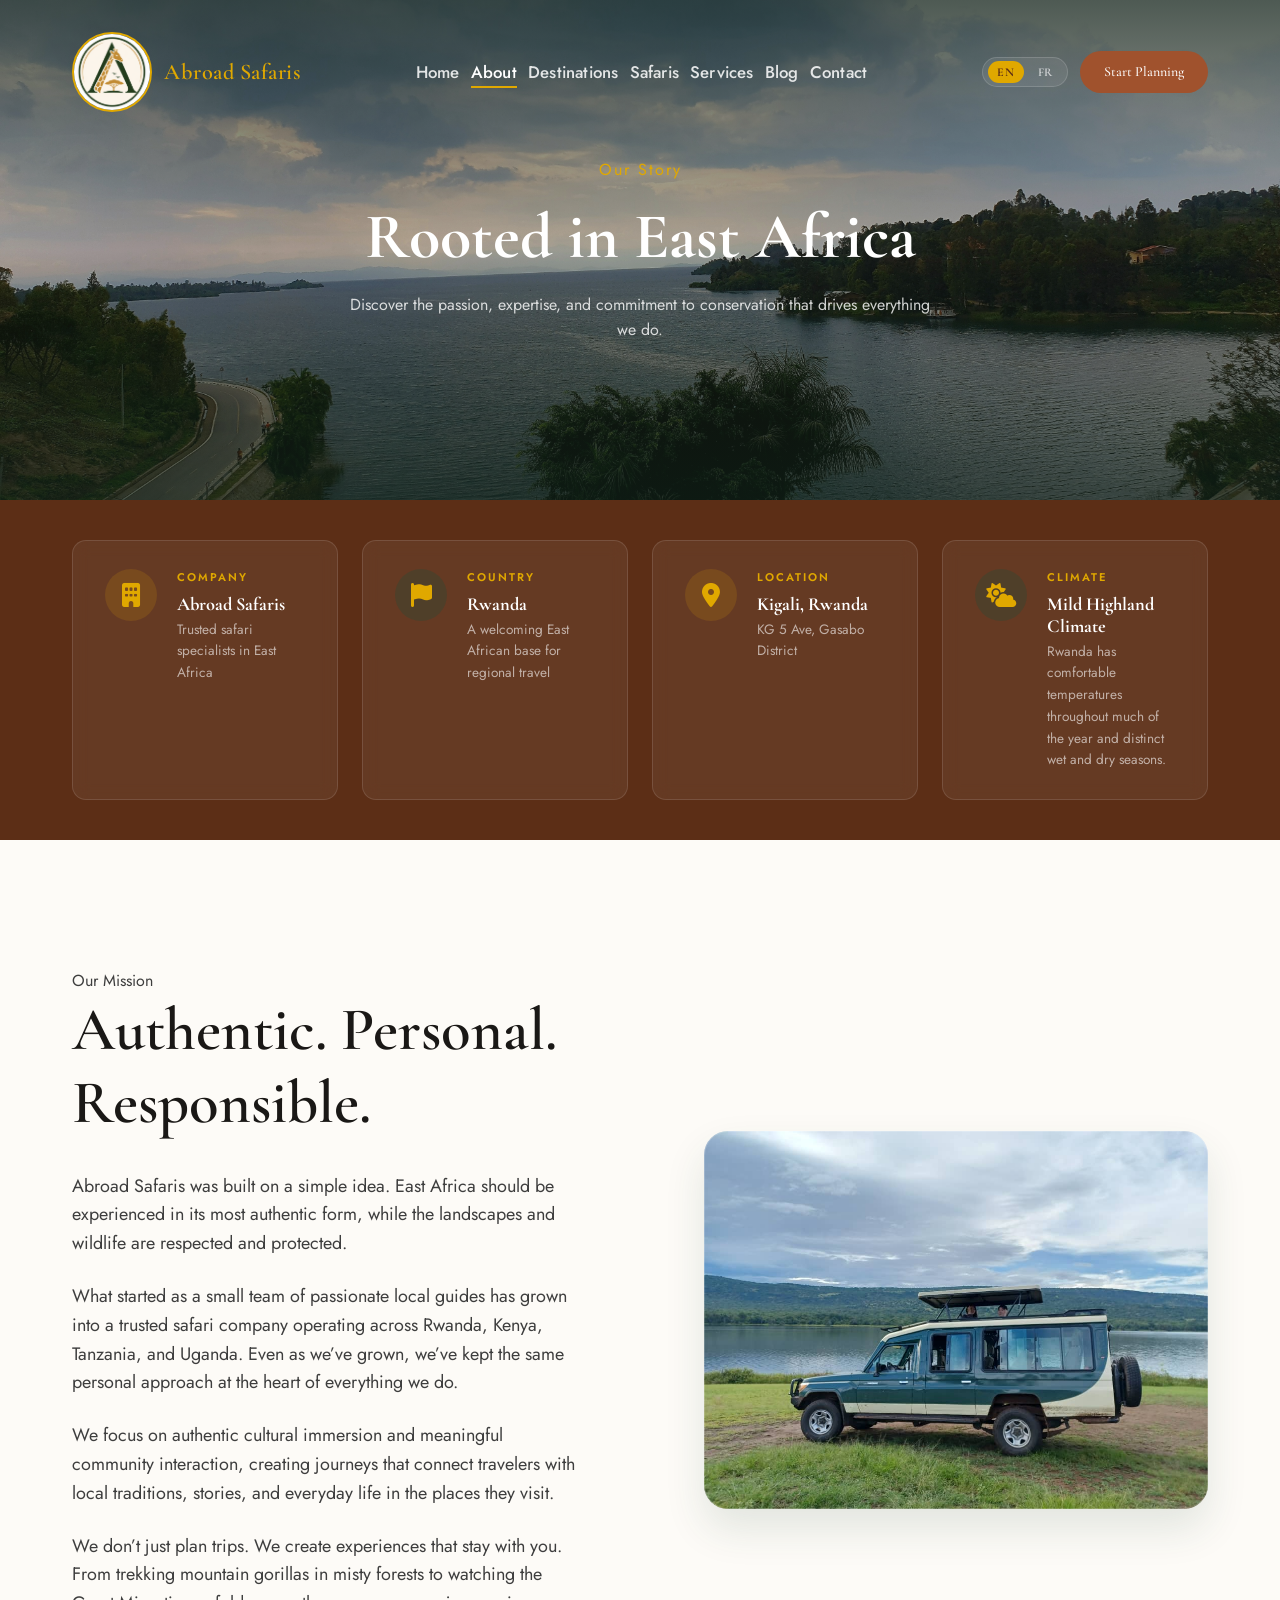
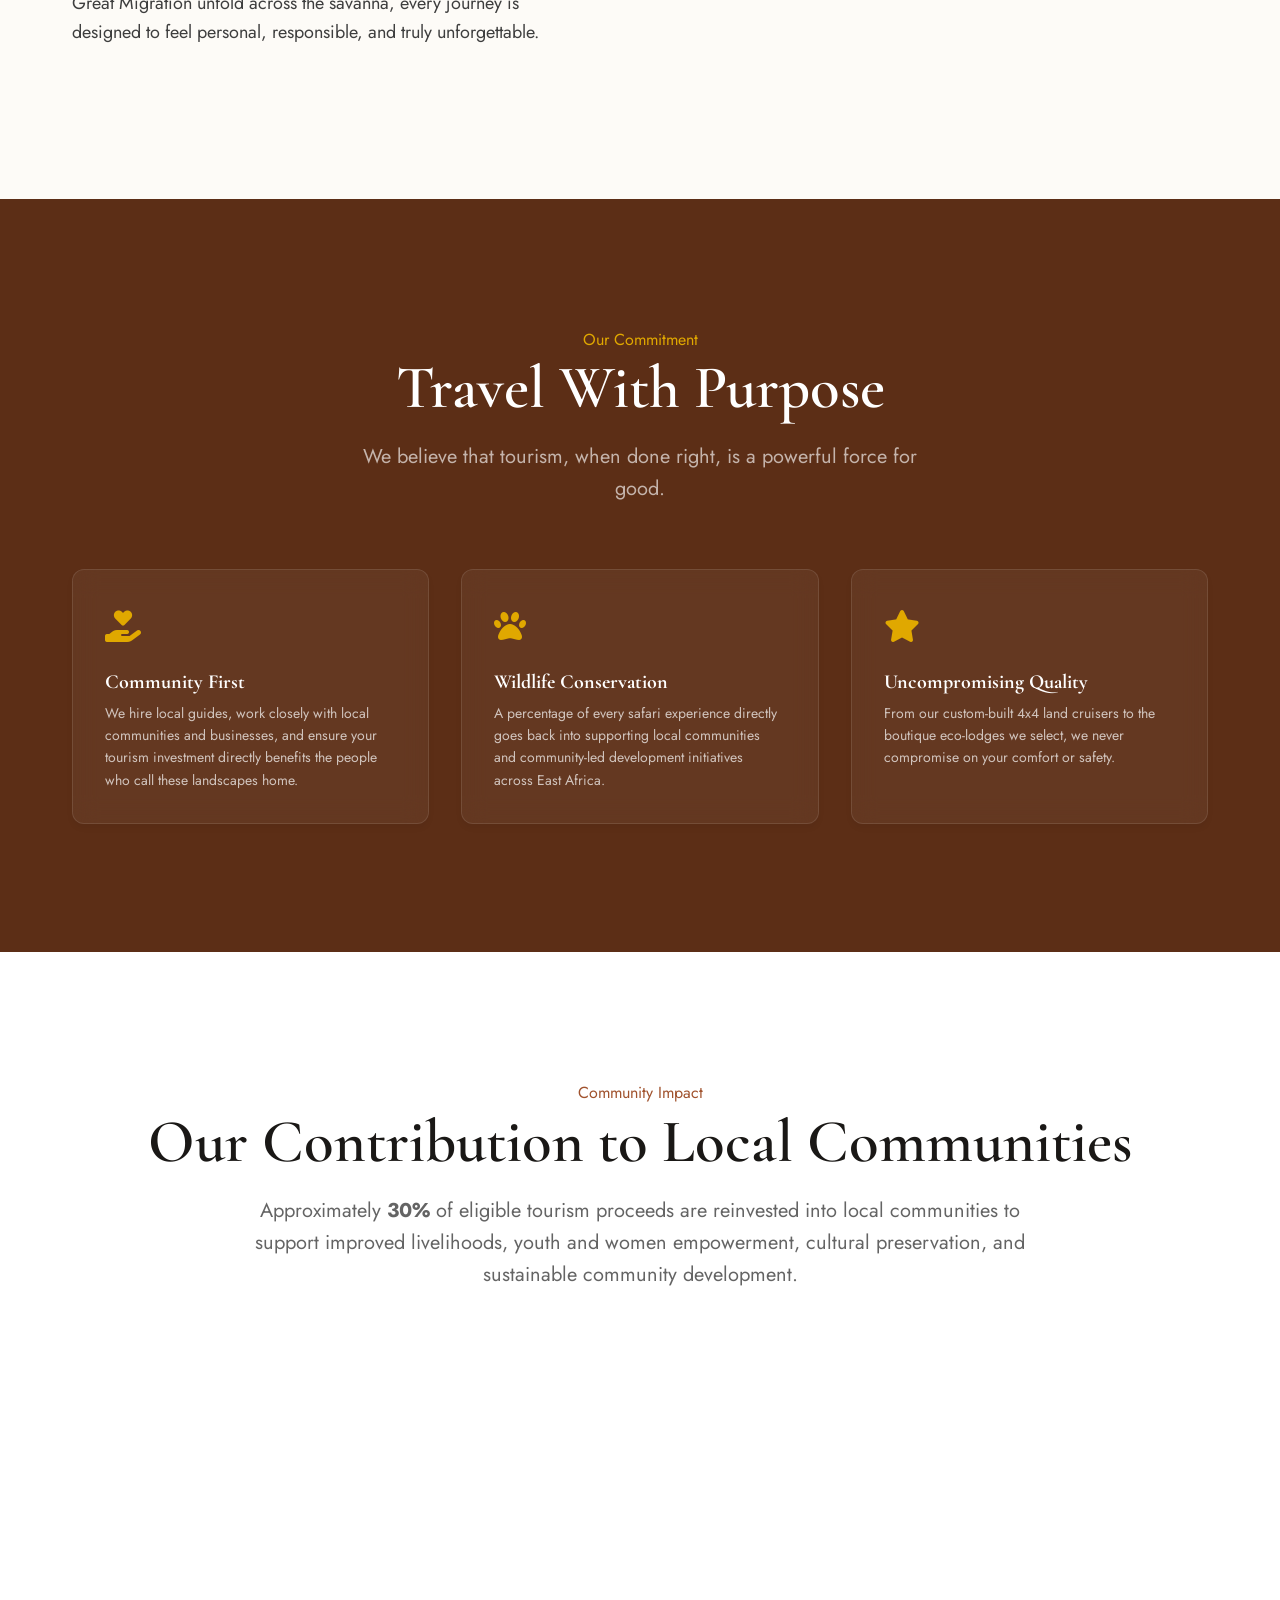
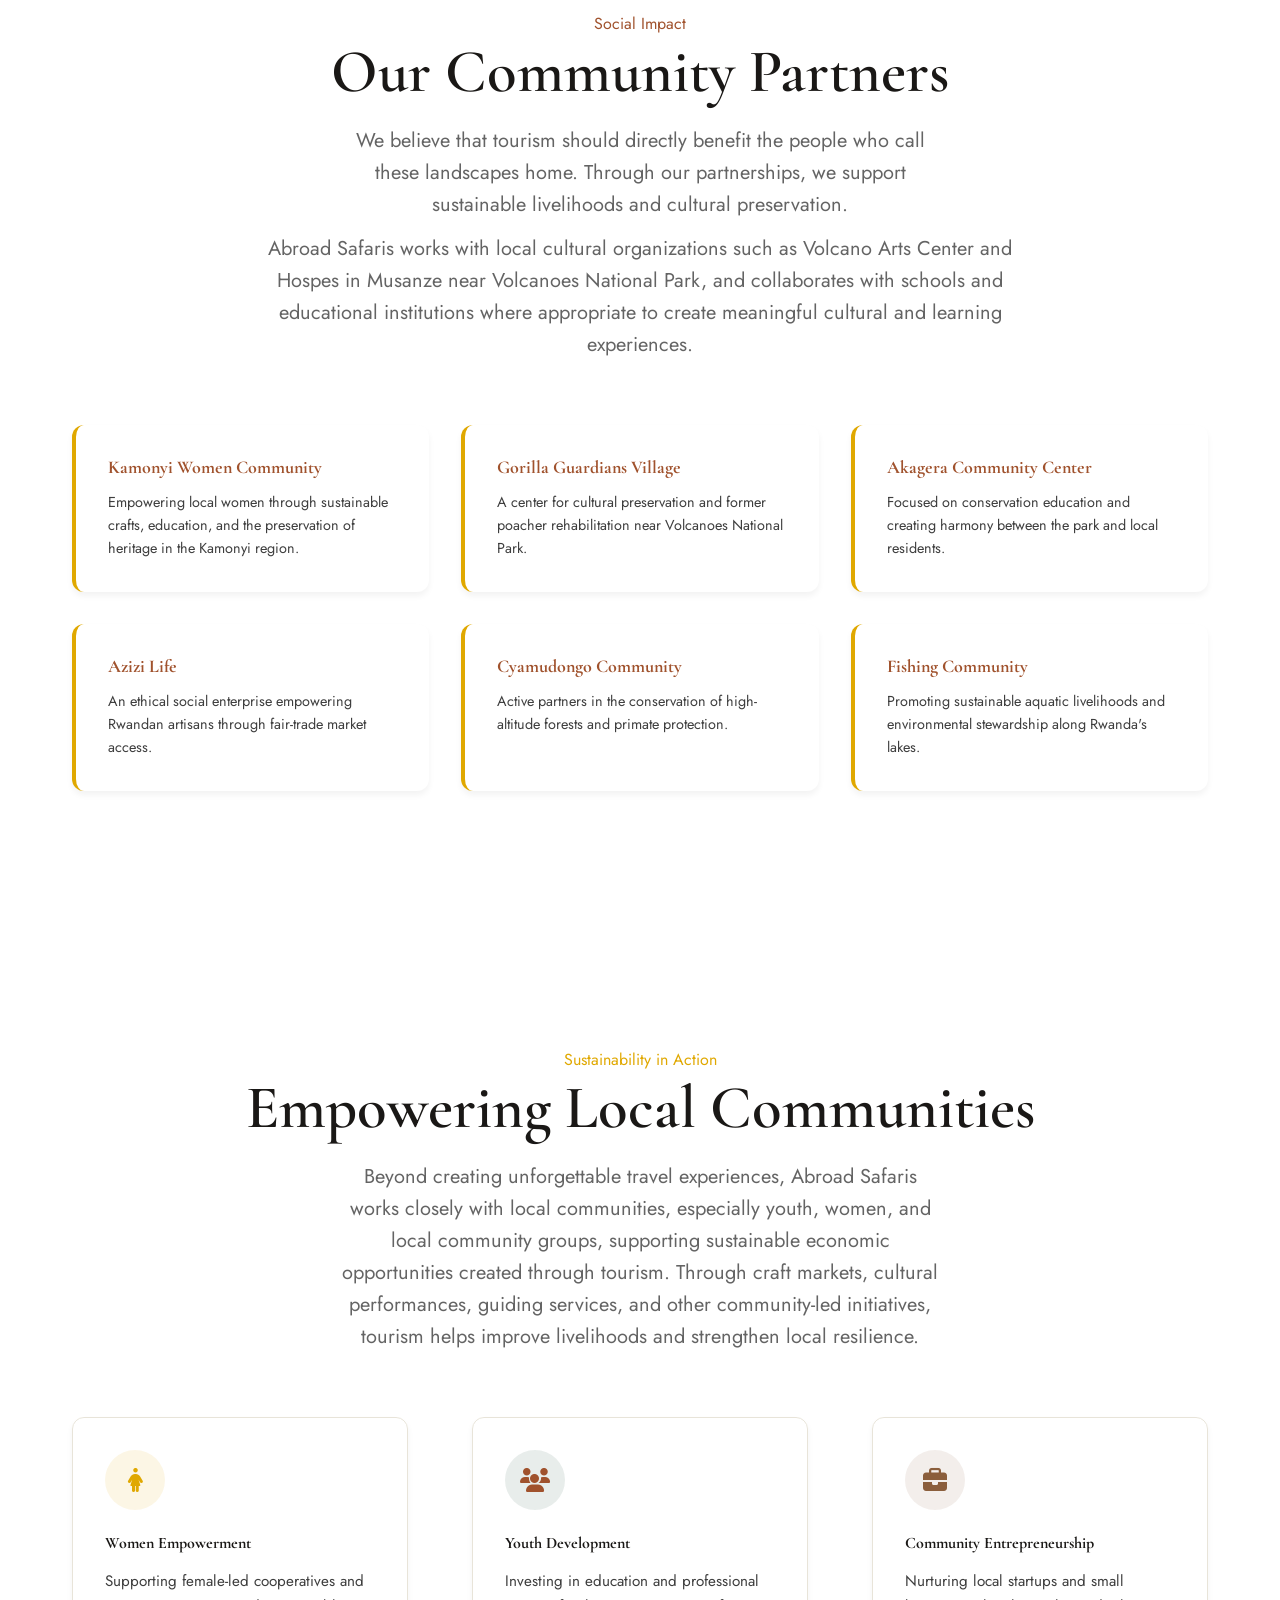
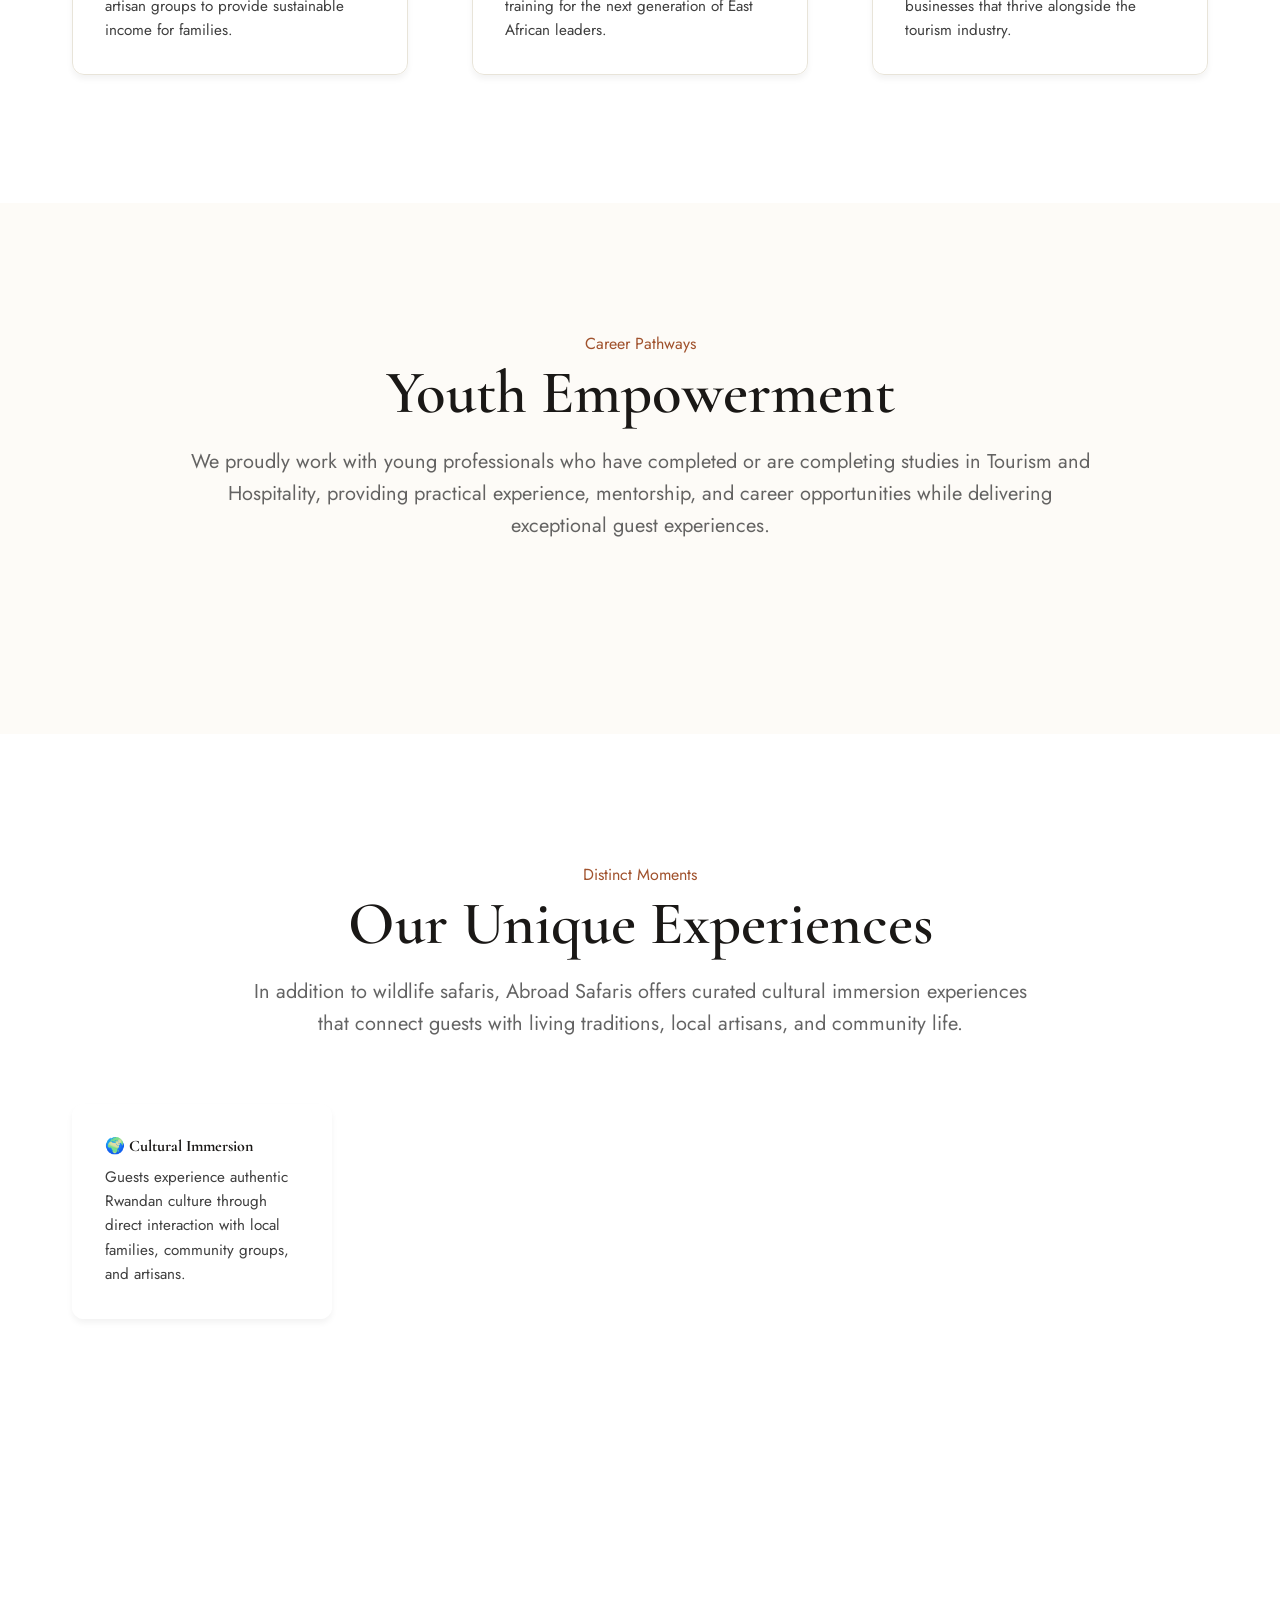
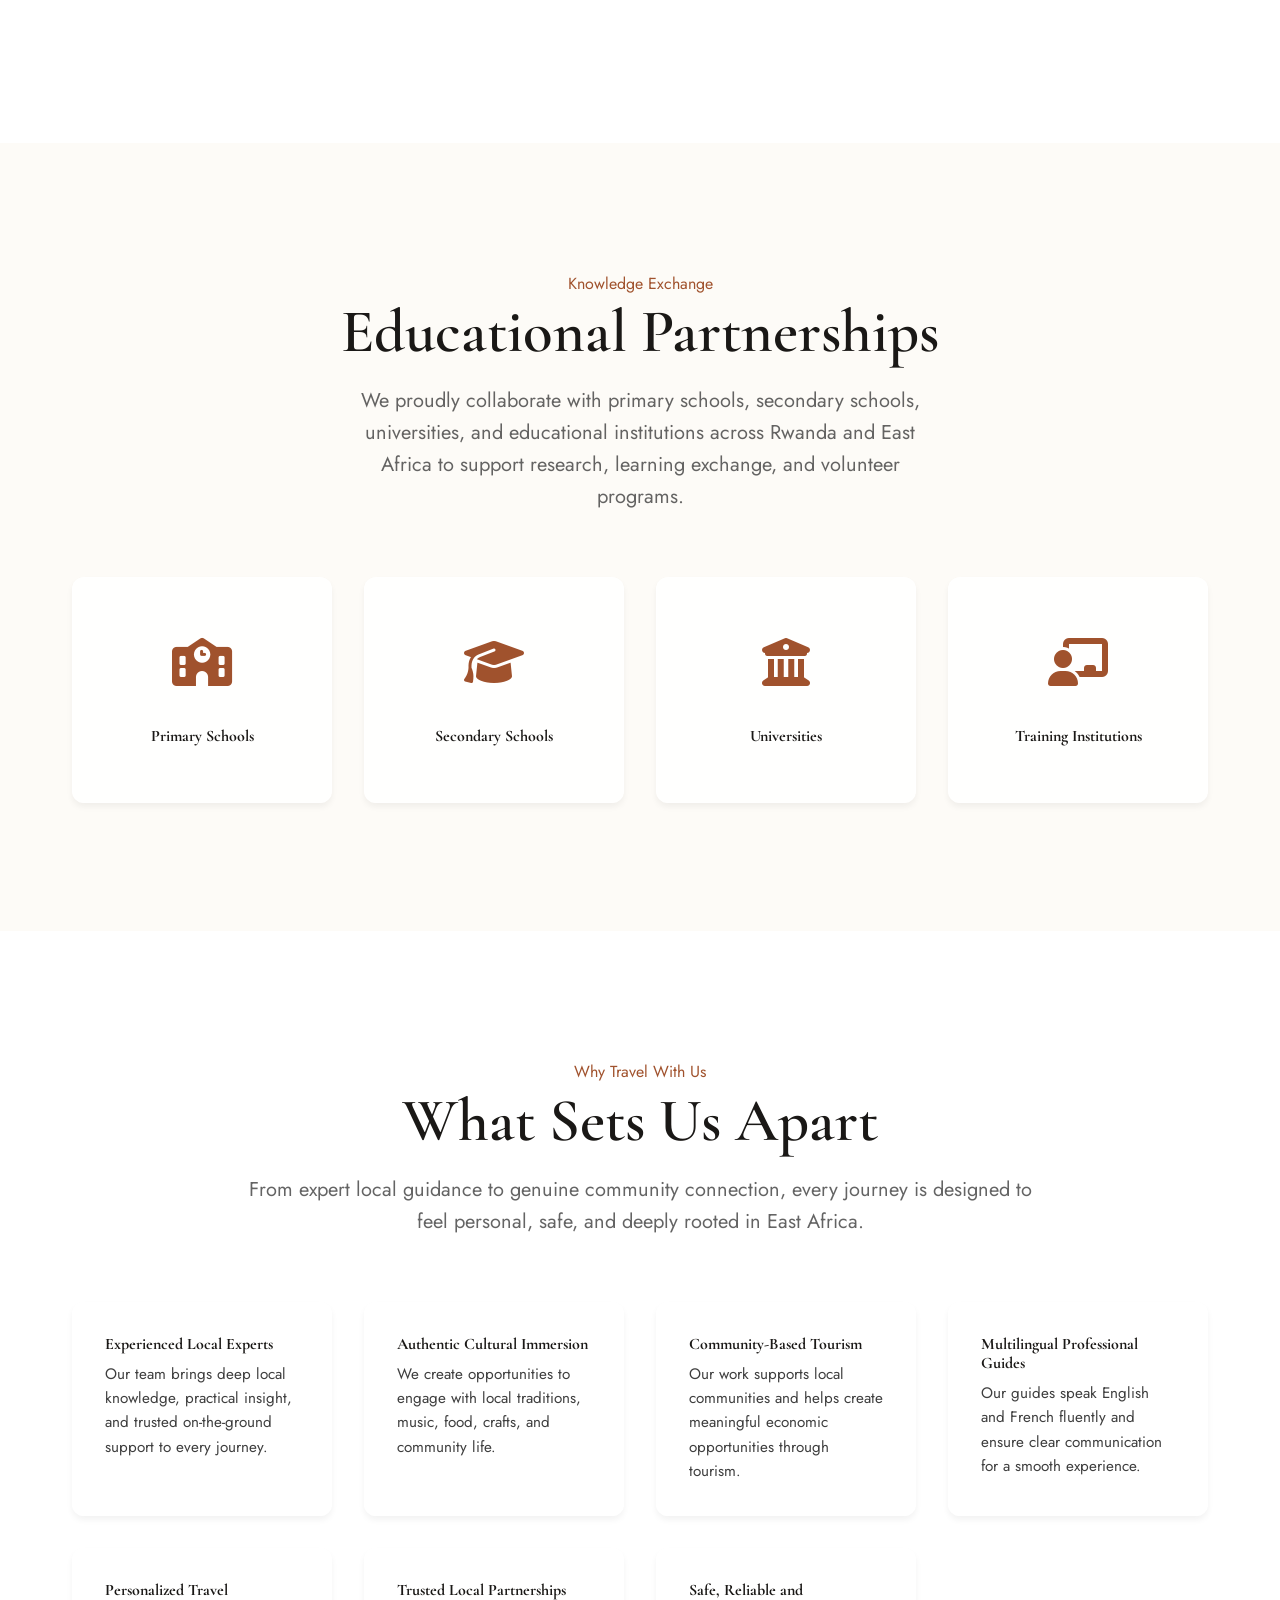
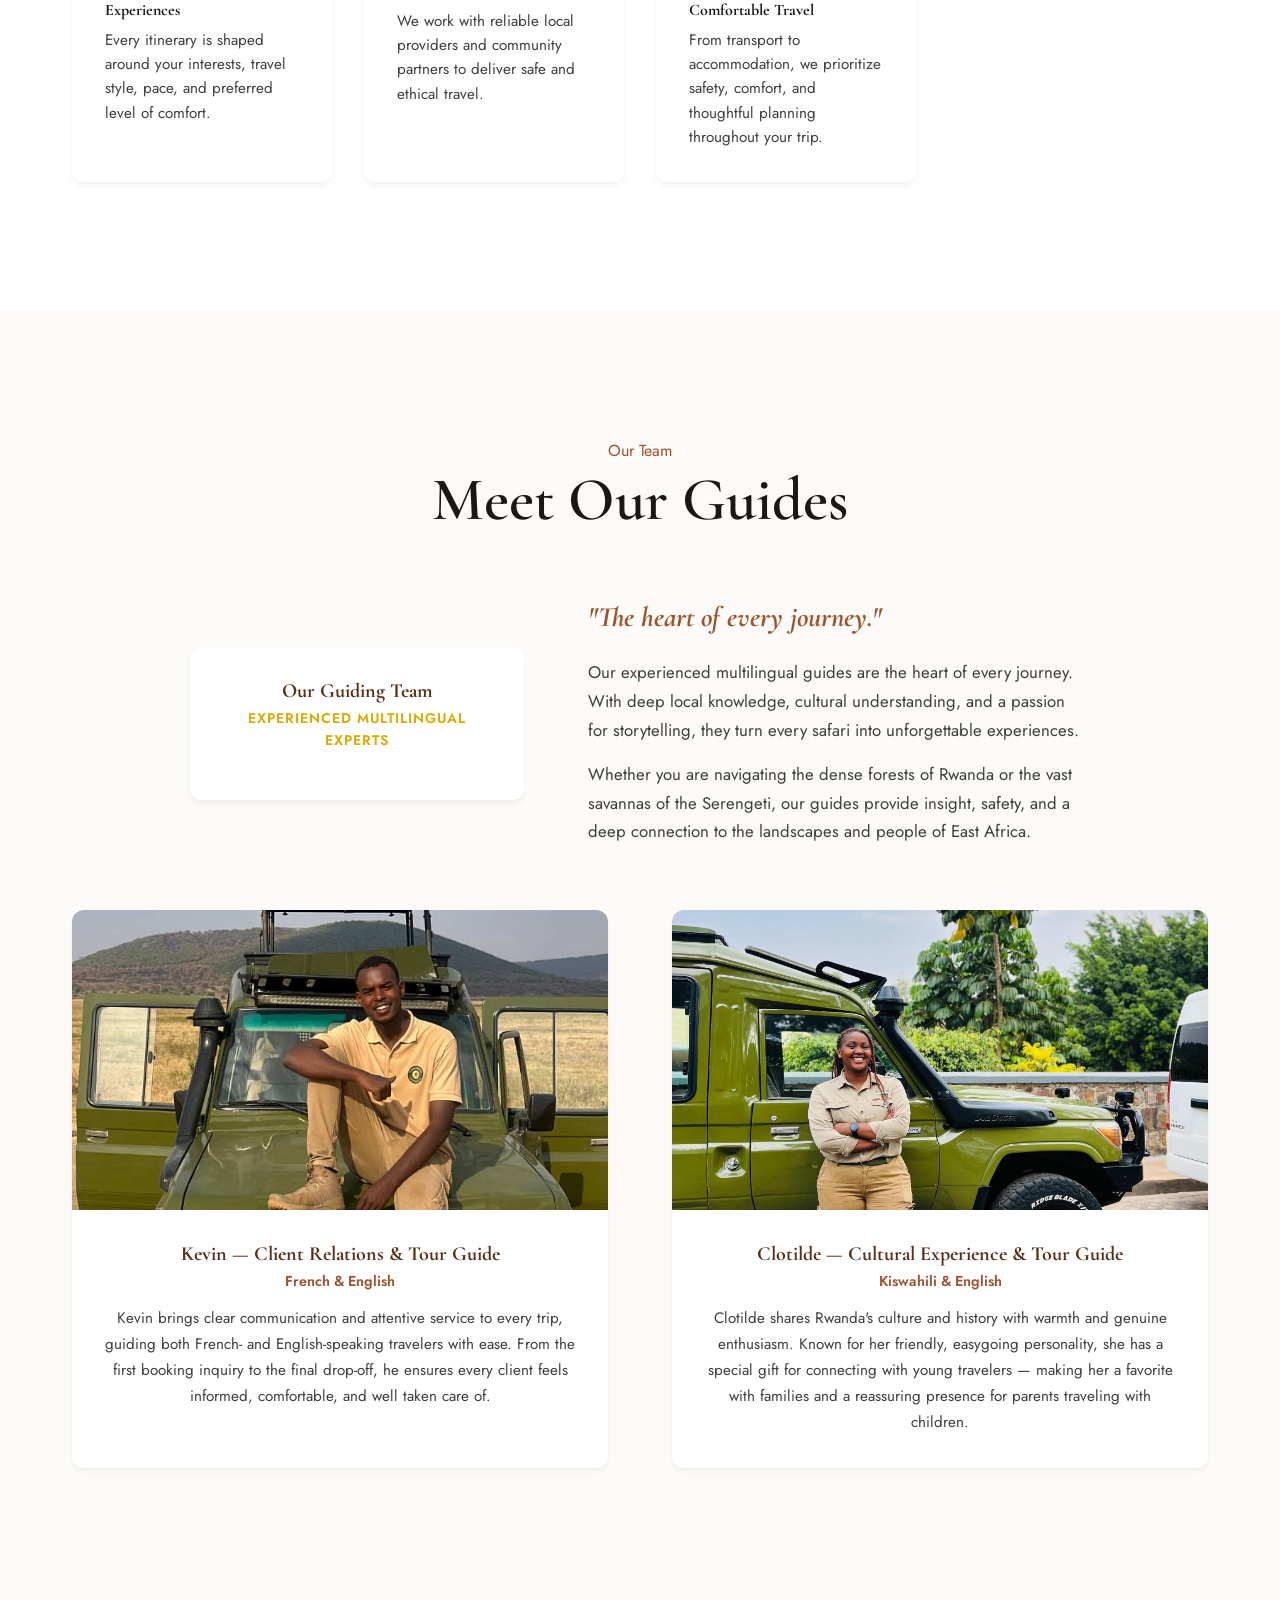
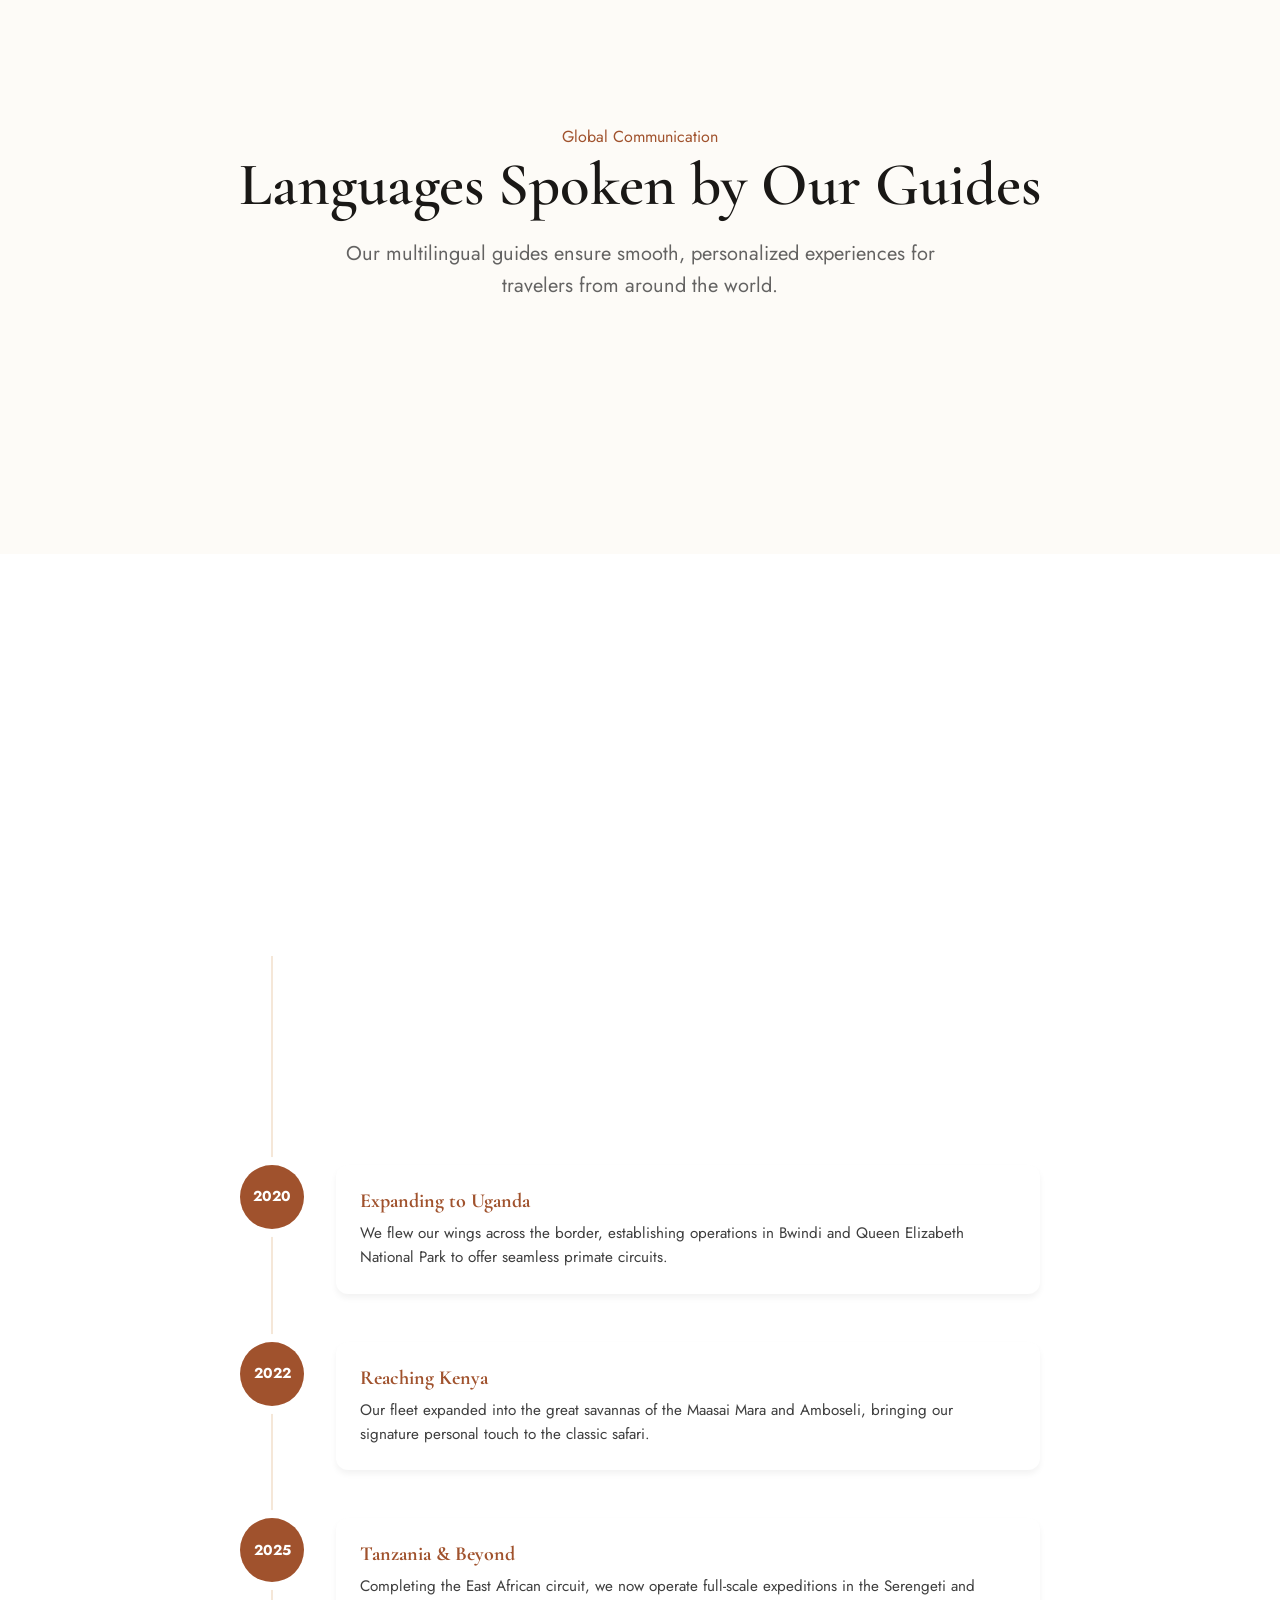
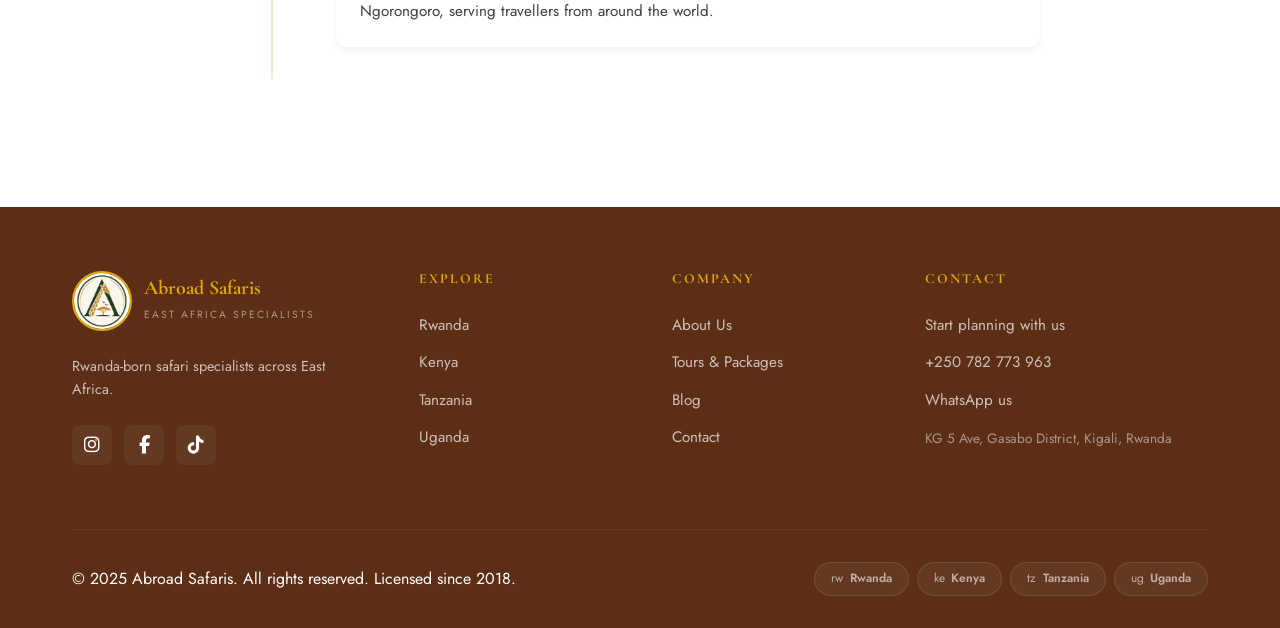
<file: about.html>
<!DOCTYPE html>
<html lang="en">
<head>
    <meta charset="UTF-8">
    <meta name="viewport" content="width=device-width, initial-scale=1.0">
    <title>About Us | Abroad Safaris</title>
    
    <link rel="stylesheet" href="https://cdnjs.cloudflare.com/ajax/libs/font-awesome/6.4.0/css/all.min.css">
    <link rel="stylesheet" href="css/variables.css">
    <link rel="stylesheet" href="css/global.css">
    
    <style>

        .story-section {
            display: grid;
            grid-template-columns: 1fr 1fr;
            gap: var(--spacing-xl);
            align-items: center;
        }

        .story-content h2 {
            margin-bottom: var(--spacing-md);
        }

        .story-content p {
            margin-bottom: 1.5rem;
            color: var(--color-neutral-800);
            font-size: 1.125rem;
        }

        .story-image {
            position: relative;
            border-radius: var(--border-radius-lg);
            overflow: hidden;
            box-shadow: var(--shadow-lg);
        }

        .story-image img {
            width: 100%;
            height: 100%;
            object-fit: cover;
            display: block;
        }

        .story-image::after {
            content: '';
            position: absolute;
            inset: 0;
            border: 1px solid rgba(255, 255, 255, 0.2);
            border-radius: var(--border-radius-lg);
            pointer-events: none;
        }

        .team-grid {
            display: grid;
            grid-template-columns: repeat(auto-fit, minmax(250px, 1fr));
            gap: var(--spacing-lg);
        }

        .team-card {
            background: var(--color-neutral-100);
            border-radius: var(--border-radius);
            overflow: hidden;
            box-shadow: var(--shadow-sm);
            text-align: center;
            transition: var(--transition-normal);
        }

        .team-card:hover {
            transform: translateY(-5px);
            box-shadow: var(--shadow-md);
        }

        .team-img {
            height: 300px;
        }

        .team-img img {
            width: 100%;
            height: 100%;
            object-fit: cover;
        }

        .team-info {
            padding: var(--spacing-md);
        }

        .team-name {
            font-size: 1.25rem;
            color: var(--color-primary-dark);
            margin-bottom: 0.25rem;
        }

        .team-role {
            font-size: 0.875rem;
            color: var(--color-accent);
            font-weight: 600;
            text-transform: uppercase;
            letter-spacing: 1px;
            margin-bottom: 1rem;
        }

        .team-subtitle {
            font-size: 0.9rem;
            color: var(--color-primary);
            font-weight: 600;
            margin-bottom: 0.85rem;
        }

        .team-bio {
            font-size: 0.95rem;
            line-height: 1.7;
            color: var(--color-neutral-800);
            margin: 0;
        }

        @media (max-width: 768px) {
            .story-section {
                grid-template-columns: 1fr;
                gap: var(--spacing-lg);
            }
            .story-image {
                order: -1;
            }
        }
    </style>
</head>
<body>

    <!-- Header (injected) -->
    <div id="site-header"></div>

    <!-- Page Header -->
    <div class="page-header">
        <img src="images/Lake kivu.jpg.jpg" alt="Lake Kivu" class="page-header-bg">
        <div class="container reveal">
            <span class="eyebrow" style="color: var(--color-accent); margin-bottom: 1rem; display: block; letter-spacing: 2px;" data-i18n="about.hero.eyebrow">Our Story</span>
            <h1 style="font-size: clamp(2.5rem, 5vw, 4rem); color: white; margin-bottom: 1rem;" data-i18n="about.hero.title">Rooted in East Africa</h1>
            <p style="opacity: 0.8; max-width: 600px; margin: 0 auto;" data-i18n="about.hero.subtitle">Discover the passion, expertise, and commitment to conservation that drives everything we do.</p>
        </div>
    </div>

    <!-- Company Info Highlight Cards -->
    <section style="background: var(--color-primary-dark); padding: 2.5rem 0;">
        <div class="container">
            <div style="display: grid; grid-template-columns: repeat(auto-fit, minmax(220px, 1fr)); gap: 1.5rem;">
                <div class="reveal" style="background: rgba(255,255,255,0.06); border: 1px solid rgba(255,255,255,0.12); border-radius: 14px; padding: 1.75rem 2rem; display: flex; align-items: flex-start; gap: 1.25rem; backdrop-filter: blur(8px); transition: background 0.3s;">
                    <div style="flex-shrink: 0; width: 52px; height: 52px; background: rgba(224,168,0,0.15); border-radius: 50%; display: flex; align-items: center; justify-content: center; color: var(--color-accent); font-size: 1.5rem;"><i class="fas fa-building"></i></div>
                    <div>
                        <p style="font-size: 0.7rem; letter-spacing: 2px; text-transform: uppercase; color: var(--color-accent); margin-bottom: 0.35rem; font-weight: 600;">Company</p>
                        <h4 style="color: white; font-size: 1.15rem; margin-bottom: 0.25rem;">Abroad Safaris</h4>
                        <p style="color: rgba(255,255,255,0.6); font-size: 0.85rem; margin: 0;">Trusted safari specialists in East Africa</p>
                    </div>
                </div>
                <div class="reveal" style="background: rgba(255,255,255,0.06); border: 1px solid rgba(255,255,255,0.12); border-radius: 14px; padding: 1.75rem 2rem; display: flex; align-items: flex-start; gap: 1.25rem; backdrop-filter: blur(8px); transition: background 0.3s; transition-delay: 0.1s;">
                    <div style="flex-shrink: 0; width: 52px; height: 52px; background: rgba(31,77,58,0.3); border-radius: 50%; display: flex; align-items: center; justify-content: center; color: var(--color-accent); font-size: 1.5rem;"><i class="fas fa-flag"></i></div>
                    <div>
                        <p style="font-size: 0.7rem; letter-spacing: 2px; text-transform: uppercase; color: var(--color-accent); margin-bottom: 0.35rem; font-weight: 600;">Country</p>
                        <h4 style="color: white; font-size: 1.15rem; margin-bottom: 0.25rem;">Rwanda</h4>
                        <p style="color: rgba(255,255,255,0.6); font-size: 0.85rem; margin: 0;">A welcoming East African base for regional travel</p>
                    </div>
                </div>
                <div class="reveal" style="background: rgba(255,255,255,0.06); border: 1px solid rgba(255,255,255,0.12); border-radius: 14px; padding: 1.75rem 2rem; display: flex; align-items: flex-start; gap: 1.25rem; backdrop-filter: blur(8px); transition: background 0.3s; transition-delay: 0.2s;">
                    <div style="flex-shrink: 0; width: 52px; height: 52px; background: rgba(224,168,0,0.15); border-radius: 50%; display: flex; align-items: center; justify-content: center; color: var(--color-accent); font-size: 1.5rem;"><i class="fas fa-map-marker-alt"></i></div>
                    <div>
                        <p style="font-size: 0.7rem; letter-spacing: 2px; text-transform: uppercase; color: var(--color-accent); margin-bottom: 0.35rem; font-weight: 600;">Location</p>
                        <h4 style="color: white; font-size: 1.15rem; margin-bottom: 0.25rem;">Kigali, Rwanda</h4>
                        <p style="color: rgba(255,255,255,0.6); font-size: 0.85rem; margin: 0;">KG 5 Ave, Gasabo District</p>
                    </div>
                </div>
                <div class="reveal" style="background: rgba(255,255,255,0.06); border: 1px solid rgba(255,255,255,0.12); border-radius: 14px; padding: 1.75rem 2rem; display: flex; align-items: flex-start; gap: 1.25rem; backdrop-filter: blur(8px); transition: background 0.3s; transition-delay: 0.3s;">
                    <div style="flex-shrink: 0; width: 52px; height: 52px; background: rgba(31,77,58,0.3); border-radius: 50%; display: flex; align-items: center; justify-content: center; color: var(--color-accent); font-size: 1.5rem;"><i class="fas fa-cloud-sun"></i></div>
                    <div>
                        <p style="font-size: 0.7rem; letter-spacing: 2px; text-transform: uppercase; color: var(--color-accent); margin-bottom: 0.35rem; font-weight: 600;">Climate</p>
                        <h4 style="color: white; font-size: 1.15rem; margin-bottom: 0.25rem;">Mild Highland Climate</h4>
                        <p style="color: rgba(255,255,255,0.6); font-size: 0.85rem; margin: 0;">Rwanda has comfortable temperatures throughout much of the year and distinct wet and dry seasons.</p>
                    </div>
                </div>
            </div>
        </div>
    </section>

    <!-- Story Section -->
    <section class="section">
        <div class="container story-section">
            <div class="story-content reveal">
                <span class="eyebrow" data-i18n="about.mission.eyebrow">Our Mission</span>
                <h2 class="section-title" data-i18n="about.mission.title">Authentic. Personal. Responsible.</h2>
                <p>Abroad Safaris was built on a simple idea. East Africa should be experienced in its most authentic form, while the landscapes and wildlife are respected and protected.</p>
                <p>What started as a small team of passionate local guides has grown into a trusted safari company operating across Rwanda, Kenya, Tanzania, and Uganda. Even as we’ve grown, we’ve kept the same personal approach at the heart of everything we do.</p>
                <p>We focus on authentic cultural immersion and meaningful community interaction, creating journeys that connect travelers with local traditions, stories, and everyday life in the places they visit.</p>
                <p>We don’t just plan trips. We create experiences that stay with you. From trekking mountain gorillas in misty forests to watching the Great Migration unfold across the savanna, every journey is designed to feel personal, responsible, and truly unforgettable.</p>
            </div>
            <div class="story-image reveal" style="transition-delay: 0.2s;">
                <img src="images/truck.jpeg" alt="Our Mission in Action">
            </div>
        </div>
    </section>

    <!-- Mission & Values (Reusing from Home but expanded) -->
    <section class="section" style="background-color: var(--color-primary-dark); color: white;">
        <div class="container">
            <div class="text-center reveal" style="text-align: center; margin-bottom: var(--spacing-lg);">
                <span class="eyebrow" style="color: var(--color-accent);" data-i18n="about.commitment.eyebrow">Our Commitment</span>
                <h2 class="section-title" style="color: white;" data-i18n="about.commitment.title">Travel With Purpose</h2>
                <p class="section-subtitle" style="margin: 0 auto; color: rgba(255,255,255,0.8);" data-i18n="about.commitment.subtitle">We believe that tourism, when done right, is a powerful force for good.</p>
            </div>

            <div style="display: grid; grid-template-columns: repeat(auto-fit, minmax(250px, 1fr)); gap: var(--spacing-md);">
                <div class="glass-card reveal" style="background: rgba(255,255,255,0.05); border-color: rgba(255,255,255,0.1);">
                    <div style="color: var(--color-accent); font-size: 2rem; margin-bottom: 1rem;"><i class="fas fa-hand-holding-heart"></i></div>
                    <h4 style="color: white; margin-bottom: 0.5rem; font-size: 1.25rem;">Community First</h4>
                    <p style="font-size: 0.875rem; color: rgba(255,255,255,0.7);">We hire local guides, work closely with local communities and businesses, and ensure your tourism investment directly benefits the people who call these landscapes home.</p>
                </div>
                
                <div class="glass-card reveal" style="background: rgba(255,255,255,0.05); border-color: rgba(255,255,255,0.1); transition-delay: 0.1s;">
                    <div style="color: var(--color-accent); font-size: 2rem; margin-bottom: 1rem;"><i class="fas fa-paw"></i></div>
                    <h4 style="color: white; margin-bottom: 0.5rem; font-size: 1.25rem;">Wildlife Conservation</h4>
                    <p style="font-size: 0.875rem; color: rgba(255,255,255,0.7);">A percentage of every safari experience directly goes back into supporting local communities and community-led development initiatives across East Africa.</p>
                </div>

                <div class="glass-card reveal" style="background: rgba(255,255,255,0.05); border-color: rgba(255,255,255,0.1); transition-delay: 0.2s;">
                    <div style="color: var(--color-accent); font-size: 2rem; margin-bottom: 1rem;"><i class="fas fa-star"></i></div>
                    <h4 style="color: white; margin-bottom: 0.5rem; font-size: 1.25rem;">Uncompromising Quality</h4>
                    <p style="font-size: 0.875rem; color: rgba(255,255,255,0.7);">From our custom-built 4x4 land cruisers to the boutique eco-lodges we select, we never compromise on your comfort or safety.</p>
                    </div>
            </div>
        </div>
    </section>
    
    <!-- Community Partners Section -->
    <!-- Community Impact -->
    <section class="section" style="background-color: var(--color-neutral-100);">
        <div class="container">
            <div class="text-center reveal" style="text-align: center; margin-bottom: var(--spacing-lg);">
                <span class="eyebrow" style="color: var(--color-primary);" data-i18n="about.impact.eyebrow">Community Impact</span>
                <h2 class="section-title" data-i18n="about.impact.title">Our Contribution to Local Communities</h2>
                <p class="section-subtitle" style="margin: 0 auto; max-width: 800px;">Approximately <strong>30%</strong> of eligible tourism proceeds are reinvested into local communities to support improved livelihoods, youth and women empowerment, cultural preservation, and sustainable community development.</p>
            </div>
        </div>
    </section>

    <section class="section" style="background-color: var(--color-neutral-100);">
        <div class="container">
            <div class="text-center reveal" style="text-align: center; margin-bottom: var(--spacing-lg);">
                <span class="eyebrow" style="color: var(--color-primary);" data-i18n="about.partners.eyebrow">Social Impact</span>
                <h2 class="section-title" data-i18n="about.partners.title">Our Community Partners</h2>
                <p class="section-subtitle" style="margin: 0 auto;">We believe that tourism should directly benefit the people who call these landscapes home. Through our partnerships, we support sustainable livelihoods and cultural preservation.</p>
                <p class="section-subtitle" style="margin: 0 auto; margin-top: 0.75rem; max-width: 800px;">Abroad Safaris works with local cultural organizations such as Volcano Arts Center and Hospes in Musanze near Volcanoes National Park, and collaborates with schools and educational institutions where appropriate to create meaningful cultural and learning experiences.</p>
            </div>

            <div style="display: grid; grid-template-columns: repeat(auto-fit, minmax(280px, 1fr)); gap: var(--spacing-md);">
                <div class="reveal" style="background: white; padding: 2rem; border-radius: 12px; box-shadow: var(--shadow-sm); border-left: 4px solid var(--color-accent);">
                    <h4 style="color: var(--color-primary); margin-bottom: 0.75rem; font-size: 1.125rem;">Kamonyi Women Community</h4>
                    <p style="font-size: 0.9rem; color: var(--color-neutral-700); line-height: 1.6;">Empowering local women through sustainable crafts, education, and the preservation of heritage in the Kamonyi region.</p>
                </div>
                
                <div class="reveal" style="background: white; padding: 2rem; border-radius: 12px; box-shadow: var(--shadow-sm); border-left: 4px solid var(--color-accent); transition-delay: 0.1s;">
                    <h4 style="color: var(--color-primary); margin-bottom: 0.75rem; font-size: 1.125rem;">Gorilla Guardians Village</h4>
                    <p style="font-size: 0.9rem; color: var(--color-neutral-700); line-height: 1.6;">A center for cultural preservation and former poacher rehabilitation near Volcanoes National Park.</p>
                </div>

                <div class="reveal" style="background: white; padding: 2rem; border-radius: 12px; box-shadow: var(--shadow-sm); border-left: 4px solid var(--color-accent); transition-delay: 0.2s;">
                    <h4 style="color: var(--color-primary); margin-bottom: 0.75rem; font-size: 1.125rem;">Akagera Community Center</h4>
                    <p style="font-size: 0.9rem; color: var(--color-neutral-700); line-height: 1.6;">Focused on conservation education and creating harmony between the park and local residents.</p>
                </div>

                <div class="reveal" style="background: white; padding: 2rem; border-radius: 12px; box-shadow: var(--shadow-sm); border-left: 4px solid var(--color-accent); transition-delay: 0.3s;">
                    <h4 style="color: var(--color-primary); margin-bottom: 0.75rem; font-size: 1.125rem;">Azizi Life</h4>
                    <p style="font-size: 0.9rem; color: var(--color-neutral-700); line-height: 1.6;">An ethical social enterprise empowering Rwandan artisans through fair-trade market access.</p>
                </div>

                <div class="reveal" style="background: white; padding: 2rem; border-radius: 12px; box-shadow: var(--shadow-sm); border-left: 4px solid var(--color-accent); transition-delay: 0.4s;">
                    <h4 style="color: var(--color-primary); margin-bottom: 0.75rem; font-size: 1.125rem;">Cyamudongo Community</h4>
                    <p style="font-size: 0.9rem; color: var(--color-neutral-700); line-height: 1.6;">Active partners in the conservation of high-altitude forests and primate protection.</p>
                </div>

                <div class="reveal" style="background: white; padding: 2rem; border-radius: 12px; box-shadow: var(--shadow-sm); border-left: 4px solid var(--color-accent); transition-delay: 0.5s;">
                    <h4 style="color: var(--color-primary); margin-bottom: 0.75rem; font-size: 1.125rem;">Fishing Community</h4>
                    <p style="font-size: 0.9rem; color: var(--color-neutral-700); line-height: 1.6;">Promoting sustainable aquatic livelihoods and environmental stewardship along Rwanda's lakes.</p>
                </div>
            </div>
        </div>
    </section>

    <!-- Empowering Local Communities Section -->
    <section class="section" style="background-color: var(--color-neutral-100);">
        <div class="container">
            <div class="text-center reveal" style="text-align: center; margin-bottom: var(--spacing-lg);">
                <span class="eyebrow" style="color: var(--color-accent);" data-i18n="about.empower.eyebrow">Sustainability in Action</span>
                <h2 class="section-title" data-i18n="about.empower.title">Empowering Local Communities</h2>
                <p class="section-subtitle" style="margin: 0 auto;">Beyond creating unforgettable travel experiences, Abroad Safaris works closely with local communities, especially youth, women, and local community groups, supporting sustainable economic opportunities created through tourism. Through craft markets, cultural performances, guiding services, and other community-led initiatives, tourism helps improve livelihoods and strengthen local resilience.</p>
            </div>

            <div style="display: grid; grid-template-columns: repeat(auto-fit, minmax(300px, 1fr)); gap: var(--spacing-lg);">
                <div class="glass-card reveal" style="border: 1px solid var(--color-neutral-300);">
                    <div style="width: 60px; height: 60px; background: rgba(224, 168, 0, 0.1); color: var(--color-accent); border-radius: 50%; display: flex; align-items: center; justify-content: center; font-size: 1.5rem; margin-bottom: 1.5rem;">
                        <i class="fas fa-female"></i>
                    </div>
                    <h4 style="margin-bottom: 1rem;">Women Empowerment</h4>
                    <p style="font-size: 0.95rem; color: var(--color-neutral-800);">Supporting female-led cooperatives and artisan groups to provide sustainable income for families.</p>
                </div>
                <div class="glass-card reveal" style="border: 1px solid var(--color-neutral-300); transition-delay: 0.1s;">
                    <div style="width: 60px; height: 60px; background: rgba(31, 77, 58, 0.1); color: var(--color-primary); border-radius: 50%; display: flex; align-items: center; justify-content: center; font-size: 1.5rem; margin-bottom: 1.5rem;">
                        <i class="fas fa-users"></i>
                    </div>
                    <h4 style="margin-bottom: 1rem;">Youth Development</h4>
                    <p style="font-size: 0.95rem; color: var(--color-neutral-800);">Investing in education and professional training for the next generation of East African leaders.</p>
                </div>
                <div class="glass-card reveal" style="border: 1px solid var(--color-neutral-300); transition-delay: 0.2s;">
                    <div style="width: 60px; height: 60px; background: rgba(139, 94, 60, 0.1); color: #8B5E3C; border-radius: 50%; display: flex; align-items: center; justify-content: center; font-size: 1.5rem; margin-bottom: 1.5rem;">
                        <i class="fas fa-briefcase"></i>
                    </div>
                    <h4 style="margin-bottom: 1rem;">Community Entrepreneurship</h4>
                    <p style="font-size: 0.95rem; color: var(--color-neutral-800);">Nurturing local startups and small businesses that thrive alongside the tourism industry.</p>
                </div>
            </div>
        </div>
    </section>
    
    <!-- Youth Empowerment -->
    <section class="section">
        <div class="container">
            <div class="text-center reveal" style="text-align: center; margin-bottom: var(--spacing-lg);">
                <span class="eyebrow" style="color: var(--color-primary);" data-i18n="about.youth.eyebrow">Career Pathways</span>
                <h2 class="section-title" data-i18n="about.youth.title">Youth Empowerment</h2>
                <p class="section-subtitle" style="margin: 0 auto; max-width: 900px;">We proudly work with young professionals who have completed or are completing studies in Tourism and Hospitality, providing practical experience, mentorship, and career opportunities while delivering exceptional guest experiences.</p>
            </div>
        </div>
    </section>

    <!-- Educational Partnerships Section -->
    <!-- Our Unique Experiences -->
    <section class="section" style="background-color: var(--color-neutral-100);">
        <div class="container">
            <div class="text-center reveal" style="text-align: center; margin-bottom: var(--spacing-lg);">
                <span class="eyebrow" style="color: var(--color-primary);" data-i18n="about.unique.eyebrow">Distinct Moments</span>
                <h2 class="section-title" data-i18n="about.unique.title">Our Unique Experiences</h2>
                <p class="section-subtitle" style="margin: 0 auto; max-width: 800px;">In addition to wildlife safaris, Abroad Safaris offers curated cultural immersion experiences that connect guests with living traditions, local artisans, and community life.</p>
            </div>

            <div style="display: grid; grid-template-columns: repeat(auto-fit, minmax(240px, 1fr)); gap: var(--spacing-md);">
                <div class="glass-card reveal" style="padding: 2rem; text-align: left;">
                    <h4 style="margin-bottom: 0.5rem;">🌍 Cultural Immersion</h4>
                    <p style="font-size: 0.95rem; color: var(--color-neutral-800);">Guests experience authentic Rwandan culture through direct interaction with local families, community groups, and artisans.</p>
                </div>
                <div class="glass-card reveal" style="padding: 2rem; text-align: left;">
                    <h4 style="margin-bottom: 0.5rem;">💃 Traditional Dance</h4>
                    <p style="font-size: 0.95rem; color: var(--color-neutral-800);">Visitors learn and participate in Gakondo — traditional Rwandan dances led by local performers.</p>
                </div>
                <div class="glass-card reveal" style="padding: 2rem; text-align: left;">
                    <h4 style="margin-bottom: 0.5rem;">🎲 Traditional Games</h4>
                    <p style="font-size: 0.95rem; color: var(--color-neutral-800);">Discover and play local games such as Igisoro and Gusimbuka Urukirampende alongside community members.</p>
                </div>
                <div class="glass-card reveal" style="padding: 2rem; text-align: left;">
                    <h4 style="margin-bottom: 0.5rem;">👘 Traditional Clothing</h4>
                    <p style="font-size: 0.95rem; color: var(--color-neutral-800);">Guests have opportunities to wear traditional attire including Imikenyero and Kitenge while learning their cultural significance.</p>
                </div>
                <div class="glass-card reveal" style="padding: 2rem; text-align: left;">
                    <h4 style="margin-bottom: 0.5rem;">🧺 Local Arts & Crafts</h4>
                    <p style="font-size: 0.95rem; color: var(--color-neutral-800);">Engage with artisans to discover Ikibo, Igiseke, and Imigongo art, supporting locally made crafts and fair-trade practices.</p>
                </div>
                <div class="glass-card reveal" style="padding: 2rem; text-align: left;">
                    <h4 style="margin-bottom: 0.5rem;">🤝 Community Interaction</h4>
                    <p style="font-size: 0.95rem; color: var(--color-neutral-800);">These activities allow visitors to learn about Rwandan culture and interact meaningfully with local communities through shared experiences and respectful exchange.</p>
                </div>
            </div>
        </div>
    </section>

    <section class="section">
        <div class="container">
            <div class="text-center reveal" style="text-align: center; margin-bottom: var(--spacing-lg);">
                <span class="eyebrow" style="color: var(--color-primary);" data-i18n="about.edu.eyebrow">Knowledge Exchange</span>
                <h2 class="section-title" data-i18n="about.edu.title">Educational Partnerships</h2>
                <p class="section-subtitle" style="margin: 0 auto;">We proudly collaborate with primary schools, secondary schools, universities, and educational institutions across Rwanda and East Africa to support research, learning exchange, and volunteer programs.</p>
            </div>

            <div style="display: grid; grid-template-columns: repeat(auto-fit, minmax(220px, 1fr)); gap: var(--spacing-md);">
                <div class="glass-card reveal" style="text-align: center; padding: 3rem 2rem;">
                    <div style="font-size: 3rem; color: var(--color-primary); margin-bottom: 1.5rem;"><i class="fas fa-school"></i></div>
                    <h4 style="margin-bottom: 0.5rem;">Primary Schools</h4>
                </div>
                <div class="glass-card reveal" style="text-align: center; padding: 3rem 2rem; transition-delay: 0.1s;">
                    <div style="font-size: 3rem; color: var(--color-primary); margin-bottom: 1.5rem;"><i class="fas fa-graduation-cap"></i></div>
                    <h4 style="margin-bottom: 0.5rem;">Secondary Schools</h4>
                </div>
                <div class="glass-card reveal" style="text-align: center; padding: 3rem 2rem; transition-delay: 0.2s;">
                    <div style="font-size: 3rem; color: var(--color-primary); margin-bottom: 1.5rem;"><i class="fas fa-university"></i></div>
                    <h4 style="margin-bottom: 0.5rem;">Universities</h4>
                </div>
                <div class="glass-card reveal" style="text-align: center; padding: 3rem 2rem; transition-delay: 0.3s;">
                    <div style="font-size: 3rem; color: var(--color-primary); margin-bottom: 1.5rem;"><i class="fas fa-chalkboard-teacher"></i></div>
                    <h4 style="margin-bottom: 0.5rem;">Training Institutions</h4>
                </div>
            </div>
        </div>
    </section>

    <section class="section" style="background-color: var(--color-neutral-100);">
        <div class="container">
            <div class="text-center reveal" style="text-align: center; margin-bottom: var(--spacing-lg);">
                <span class="eyebrow" style="color: var(--color-primary);" data-i18n="about.sets.eyebrow">Why Travel With Us</span>
                <h2 class="section-title" data-i18n="about.sets.title">What Sets Us Apart</h2>
                <p class="section-subtitle" style="margin: 0 auto; max-width: 800px;">From expert local guidance to genuine community connection, every journey is designed to feel personal, safe, and deeply rooted in East Africa.</p>
            </div>

            <div style="display: grid; grid-template-columns: repeat(auto-fit, minmax(220px, 1fr)); gap: var(--spacing-md);">
                <div class="glass-card reveal"><h4 style="margin-bottom: 0.5rem;">Experienced Local Experts</h4><p style="font-size: 0.95rem; color: var(--color-neutral-800);">Our team brings deep local knowledge, practical insight, and trusted on-the-ground support to every journey.</p></div>
                <div class="glass-card reveal" style="transition-delay: 0.05s;"><h4 style="margin-bottom: 0.5rem;">Authentic Cultural Immersion</h4><p style="font-size: 0.95rem; color: var(--color-neutral-800);">We create opportunities to engage with local traditions, music, food, crafts, and community life.</p></div>
                <div class="glass-card reveal" style="transition-delay: 0.1s;"><h4 style="margin-bottom: 0.5rem;">Community-Based Tourism</h4><p style="font-size: 0.95rem; color: var(--color-neutral-800);">Our work supports local communities and helps create meaningful economic opportunities through tourism.</p></div>
                <div class="glass-card reveal" style="transition-delay: 0.15s;"><h4 style="margin-bottom: 0.5rem;">Multilingual Professional Guides</h4><p style="font-size: 0.95rem; color: var(--color-neutral-800);">Our guides speak English and French fluently and ensure clear communication for a smooth experience.</p></div>
                <div class="glass-card reveal" style="transition-delay: 0.2s;"><h4 style="margin-bottom: 0.5rem;">Personalized Travel Experiences</h4><p style="font-size: 0.95rem; color: var(--color-neutral-800);">Every itinerary is shaped around your interests, travel style, pace, and preferred level of comfort.</p></div>
                <div class="glass-card reveal" style="transition-delay: 0.25s;"><h4 style="margin-bottom: 0.5rem;">Trusted Local Partnerships</h4><p style="font-size: 0.95rem; color: var(--color-neutral-800);">We work with reliable local providers and community partners to deliver safe and ethical travel.</p></div>
                <div class="glass-card reveal" style="transition-delay: 0.3s;"><h4 style="margin-bottom: 0.5rem;">Safe, Reliable and Comfortable Travel</h4><p style="font-size: 0.95rem; color: var(--color-neutral-800);">From transport to accommodation, we prioritize safety, comfort, and thoughtful planning throughout your trip.</p></div>
            </div>
        </div>
    </section>

    <!-- Guides Section -->
    <section class="section">
        <div class="container">
            <div class="text-center reveal" style="text-align: center; margin-bottom: var(--spacing-lg);">
                <span class="eyebrow" style="color: var(--color-primary);" data-i18n="about.team.eyebrow">Our Team</span>
                <h2 class="section-title" data-i18n="about.team.title">Meet Our Guides</h2>
            </div>

            <div class="founder-grid">
                <div class="team-card reveal" style="margin: 0;">
                    <div class="team-info">
                        <h3 class="team-name">Our Guiding Team</h3>
                        <div class="team-role">Experienced Multilingual Experts</div>
                    </div>
                </div>
                <div class="reveal" style="transition-delay: 0.1s;">
                    <h3 style="font-family: var(--font-heading); font-size: 1.75rem; color: var(--color-primary); margin-bottom: 1.5rem; font-style: italic;">"The heart of every journey."</h3>
                    <div style="font-size: 1.05rem; line-height: 1.7; color: var(--color-neutral-800);">
                        <p style="margin-bottom: 1rem;">Our experienced multilingual guides are the heart of every journey. With deep local knowledge, cultural understanding, and a passion for storytelling, they turn every safari into unforgettable experiences.</p>
                        <p>Whether you are navigating the dense forests of Rwanda or the vast savannas of the Serengeti, our guides provide insight, safety, and a deep connection to the landscapes and people of East Africa.</p>
                    </div>
                </div>
            </div>

            <div class="team-grid reveal" style="margin-top: var(--spacing-lg);">
                <div class="team-card">
                    <div class="team-img">
                        <img src="images/Kevin.jpeg" alt="Kevin">
                    </div>
                    <div class="team-info">
                        <h3 class="team-name">Kevin — Client Relations &amp; Tour Guide</h3>
                        <div class="team-subtitle">French &amp; English</div>
                        <p class="team-bio">Kevin brings clear communication and attentive service to every trip, guiding both French- and English-speaking travelers with ease. From the first booking inquiry to the final drop-off, he ensures every client feels informed, comfortable, and well taken care of.</p>
                    </div>
                </div>

                <div class="team-card" style="transition-delay: 0.1s;">
                    <div class="team-img">
                        <img src="images/Clotilde.jpeg" alt="Clotilde">
                    </div>
                    <div class="team-info">
                        <h3 class="team-name">Clotilde — Cultural Experience &amp; Tour Guide</h3>
                        <div class="team-subtitle">Kiswahili &amp; English</div>
                        <p class="team-bio">Clotilde shares Rwanda's culture and history with warmth and genuine enthusiasm. Known for her friendly, easygoing personality, she has a special gift for connecting with young travelers — making her a favorite with families and a reassuring presence for parents traveling with children.</p>
                    </div>
                </div>
            </div>
        </div>
    </section>

    <!-- Languages Section -->
    <section class="section" style="background-color: var(--color-neutral-200);">
        <div class="container">
            <div class="text-center reveal" style="text-align: center; margin-bottom: var(--spacing-lg);">
                <span class="eyebrow" style="color: var(--color-primary);" data-i18n="about.lang.eyebrow">Global Communication</span>
                <h2 class="section-title" data-i18n="about.lang.title">Languages Spoken by Our Guides</h2>
                <p class="section-subtitle" style="margin: 0 auto;">Our multilingual guides ensure smooth, personalized experiences for travelers from around the world.</p>
            </div>

            <div style="display: flex; flex-wrap: wrap; justify-content: center; gap: 1rem;" class="reveal">
                <div class="glass-card" style="padding: 1rem 2rem; border-radius: 50px; background: white; border: 1px solid var(--color-neutral-300); display: flex; align-items: center; gap: 0.75rem;">
                    <i class="fas fa-check-circle" style="color: var(--color-accent);"></i>
                    <span style="font-weight: 600; color: var(--color-primary-dark);">English</span>
                </div>
                <div class="glass-card" style="padding: 1rem 2rem; border-radius: 50px; background: white; border: 1px solid var(--color-neutral-300); display: flex; align-items: center; gap: 0.75rem;">
                    <i class="fas fa-check-circle" style="color: var(--color-accent);"></i>
                    <span style="font-weight: 600; color: var(--color-primary-dark);">French</span>
                </div>
                <div class="glass-card" style="padding: 1rem 2rem; border-radius: 50px; background: white; border: 1px solid var(--color-neutral-300); display: flex; align-items: center; gap: 0.75rem;">
                    <i class="fas fa-check-circle" style="color: var(--color-accent);"></i>
                    <span style="font-weight: 600; color: var(--color-primary-dark);">Kiswahili</span>
                </div>
            </div>
        </div>
    </section>

    <!-- Company Journey Section -->
    <section class="section" style="background-color: var(--color-neutral-100); overflow: hidden;">
        <div class="container">
            <div class="text-center reveal" style="text-align: center; margin-bottom: var(--spacing-xl);">
                <span class="eyebrow" style="color: var(--color-primary);" data-i18n="about.growth.eyebrow">Our Growth</span>
                <h2 class="section-title" data-i18n="about.growth.title">The Journey So Far</h2>
                <p class="section-subtitle" style="margin: 0 auto;" data-i18n="about.growth.subtitle">From a local dream to an East African legacy.</p>
            </div>

            <div class="journey-timeline">
                <div class="journey-item reveal">
                    <div class="journey-year">2018</div>
                    <div class="journey-content">
                        <h4>Founded in Kigali</h4>
                        <p>Abroad Safaris is born in Rwanda with a focus on intimate, high-end gorilla trekking and conservation-led tourism.</p>
                    </div>
                </div>

                <div class="journey-item reveal" style="transition-delay: 0.1s;">
                    <div class="journey-year">2020</div>
                    <div class="journey-content">
                        <h4>Expanding to Uganda</h4>
                        <p>We flew our wings across the border, establishing operations in Bwindi and Queen Elizabeth National Park to offer seamless primate circuits.</p>
                    </div>
                </div>

                <div class="journey-item reveal" style="transition-delay: 0.2s;">
                    <div class="journey-year">2022</div>
                    <div class="journey-content">
                        <h4>Reaching Kenya</h4>
                        <p>Our fleet expanded into the great savannas of the Maasai Mara and Amboseli, bringing our signature personal touch to the classic safari.</p>
                    </div>
                </div>

                <div class="journey-item reveal" style="transition-delay: 0.3s;">
                    <div class="journey-year">2025</div>
                    <div class="journey-content">
                        <h4>Tanzania & Beyond</h4>
                        <p>Completing the East African circuit, we now operate full-scale expeditions in the Serengeti and Ngorongoro, serving travellers from around the world.</p>
                    </div>
                </div>
            </div>
        </div>
    </section>

    <!-- Footer -->
    <footer class="footer">
        <div class="container">
            <div class="footer-grid">
                <div class="footer-col">
                    <div style="display: flex; align-items: center; gap: 0.75rem; margin-bottom: 1.5rem;">
                        <img src="images/logo.png" alt="Abroad Safaris Logo" style="width: 60px; height: 60px; border-radius: 50%; object-fit: cover; border: 2px solid var(--color-accent);">
                        <div>
                            <h3 style="color: var(--color-accent); margin: 0; font-size: 1.25rem;" data-i18n="footer.brand">Abroad Safaris</h3>
                            <span style="font-size: 0.65rem; letter-spacing: 2px; color: rgba(255,255,255,0.5);">EAST AFRICA SPECIALISTS</span>
                        </div>
                    </div>
                    <p style="color: rgba(255,255,255,0.7); font-size: 0.9rem; margin-bottom: 1.5rem;" data-i18n="footer.tagline">Rwanda-born safari specialists across East Africa.</p>
                    <div class="footer-social">
                        <a href="https://www.instagram.com/abroad.safaris" target="_blank" class="social-icon"><i class="fab fa-instagram"></i></a>
                        <a href="https://www.facebook.com/abroadsafaris" target="_blank" class="social-icon"><i class="fab fa-facebook-f"></i></a>
                        <a href="https://www.tiktok.com/@abroad.s" target="_blank" class="social-icon"><i class="fab fa-tiktok"></i></a>
                    </div>
                </div>
                <div class="footer-col">
                    <h4 data-i18n="footer.col.explore">Explore</h4>
                    <ul class="footer-links">
                        <li><a href="explore.html#rwanda">Rwanda</a></li>
                        <li><a href="explore.html#kenya">Kenya</a></li>
                        <li><a href="explore.html#tanzania">Tanzania</a></li>
                        <li><a href="explore.html#uganda">Uganda</a></li>
                    </ul>
                </div>
                <div class="footer-col">
                    <h4 data-i18n="footer.col.company">Company</h4>
                    <ul class="footer-links">
                        <li><a href="about.html" data-i18n="footer.link.about">About Us</a></li>
                        <li><a href="tours.html" data-i18n="footer.link.tours">Tours & Packages</a></li>
                        <li><a href="blog.html" data-i18n="footer.link.blog">Blog</a></li>
                        <li><a href="contact.html" data-i18n="footer.link.contact">Contact</a></li>
                    </ul>
                </div>
                <div class="footer-col">
                    <h4 data-i18n="footer.col.contact">Contact</h4>
                    <ul class="footer-links">
                        <li><a href="contact.html">Start planning with us</a></li>
                        <li><a href="tel:+250782773963">+250 782 773 963</a></li>
                        <li><a href="https://wa.me/250782773963" target="_blank" data-i18n="footer.link.whatsapp">WhatsApp us</a></li>
                        <li style="color: rgba(255,255,255,0.5); font-size: 0.85rem; margin-top: 1rem;">KG 5 Ave, Gasabo District, Kigali, Rwanda</li>
                    </ul>
                </div>
            </div>
            <div class="footer-bottom">
                <p>&copy; 2025 Abroad Safaris. All rights reserved. Licensed since 2018.</p>
                <div class="footer-pills">
                    <div class="pill">rw <span>Rwanda</span></div>
                    <div class="pill">ke <span>Kenya</span></div>
                    <div class="pill">tz <span>Tanzania</span></div>
                    <div class="pill">ug <span>Uganda</span></div>
                </div>
            </div>
        </div>
    </footer>

    <script src="js/i18n.js"></script>
    <script src="js/inject-header.js"></script>
    <script src="js/main.js"></script>
</body>
</html>
</file>
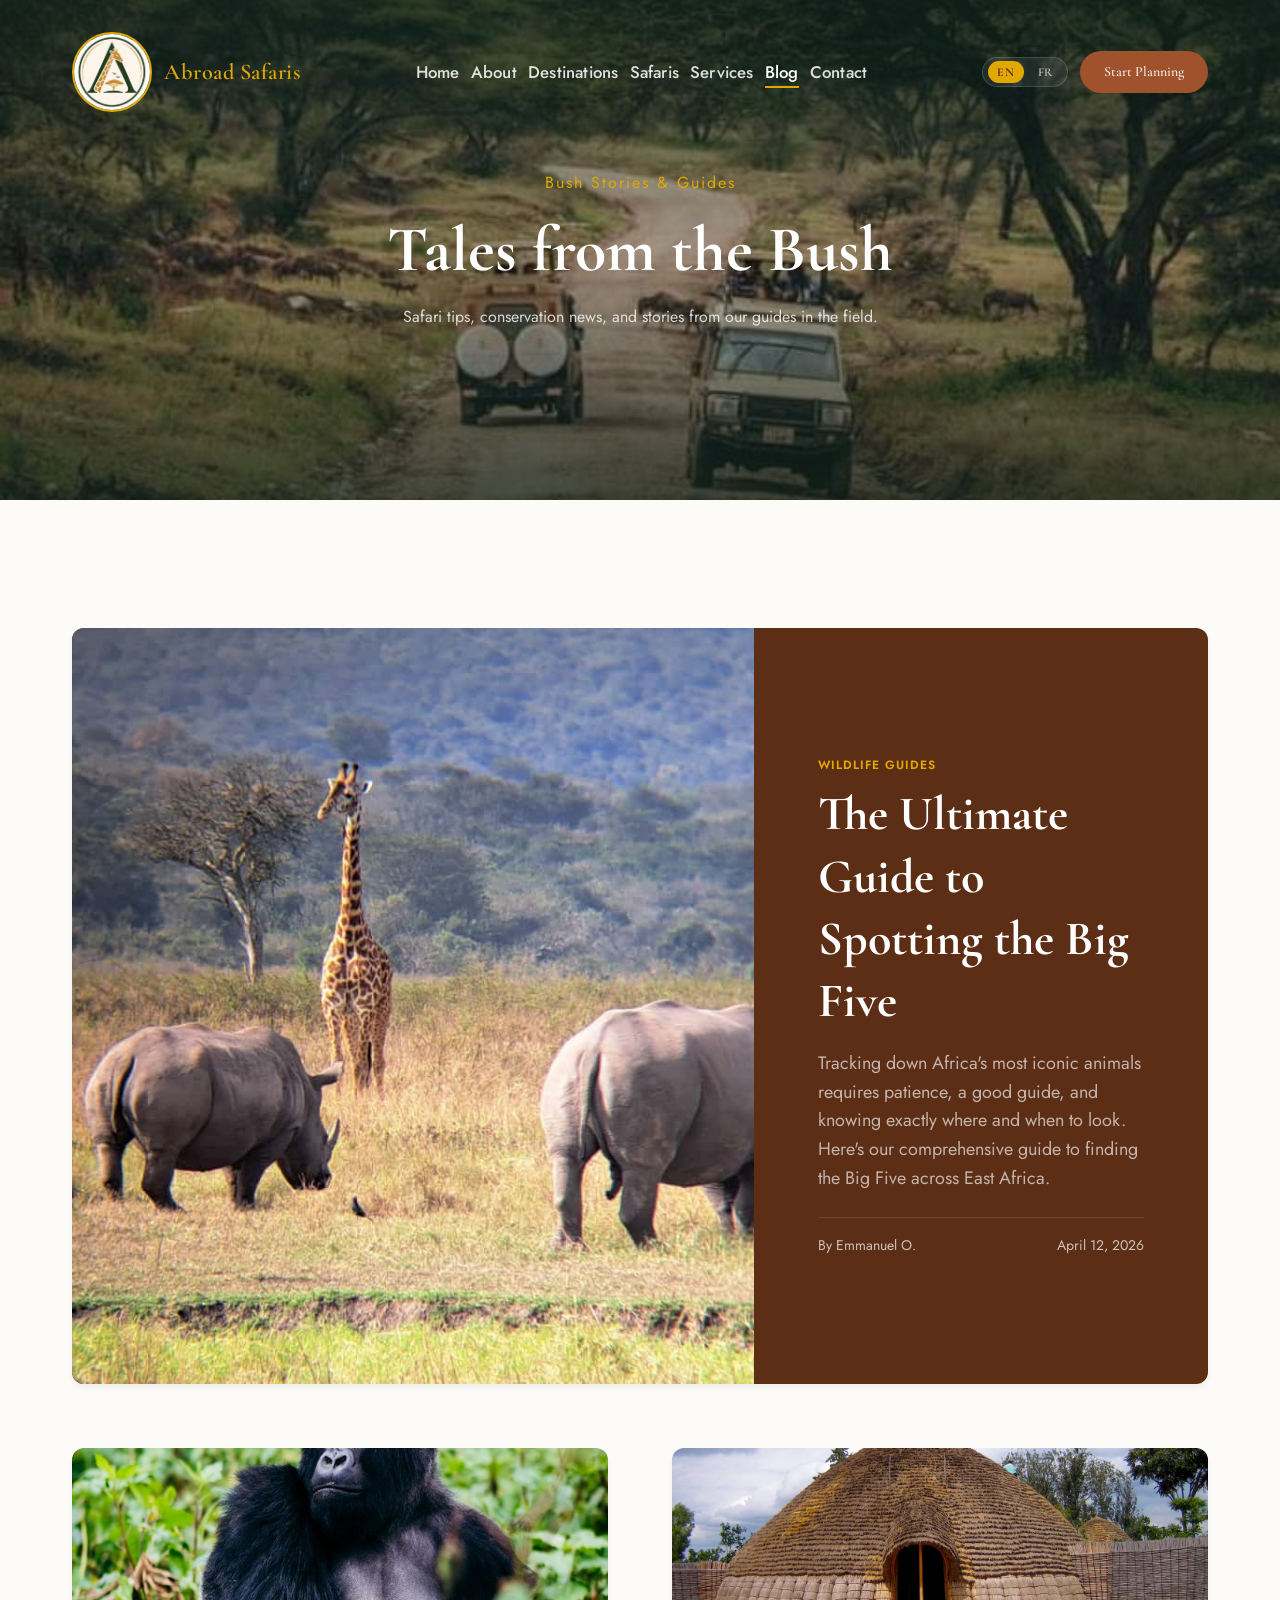
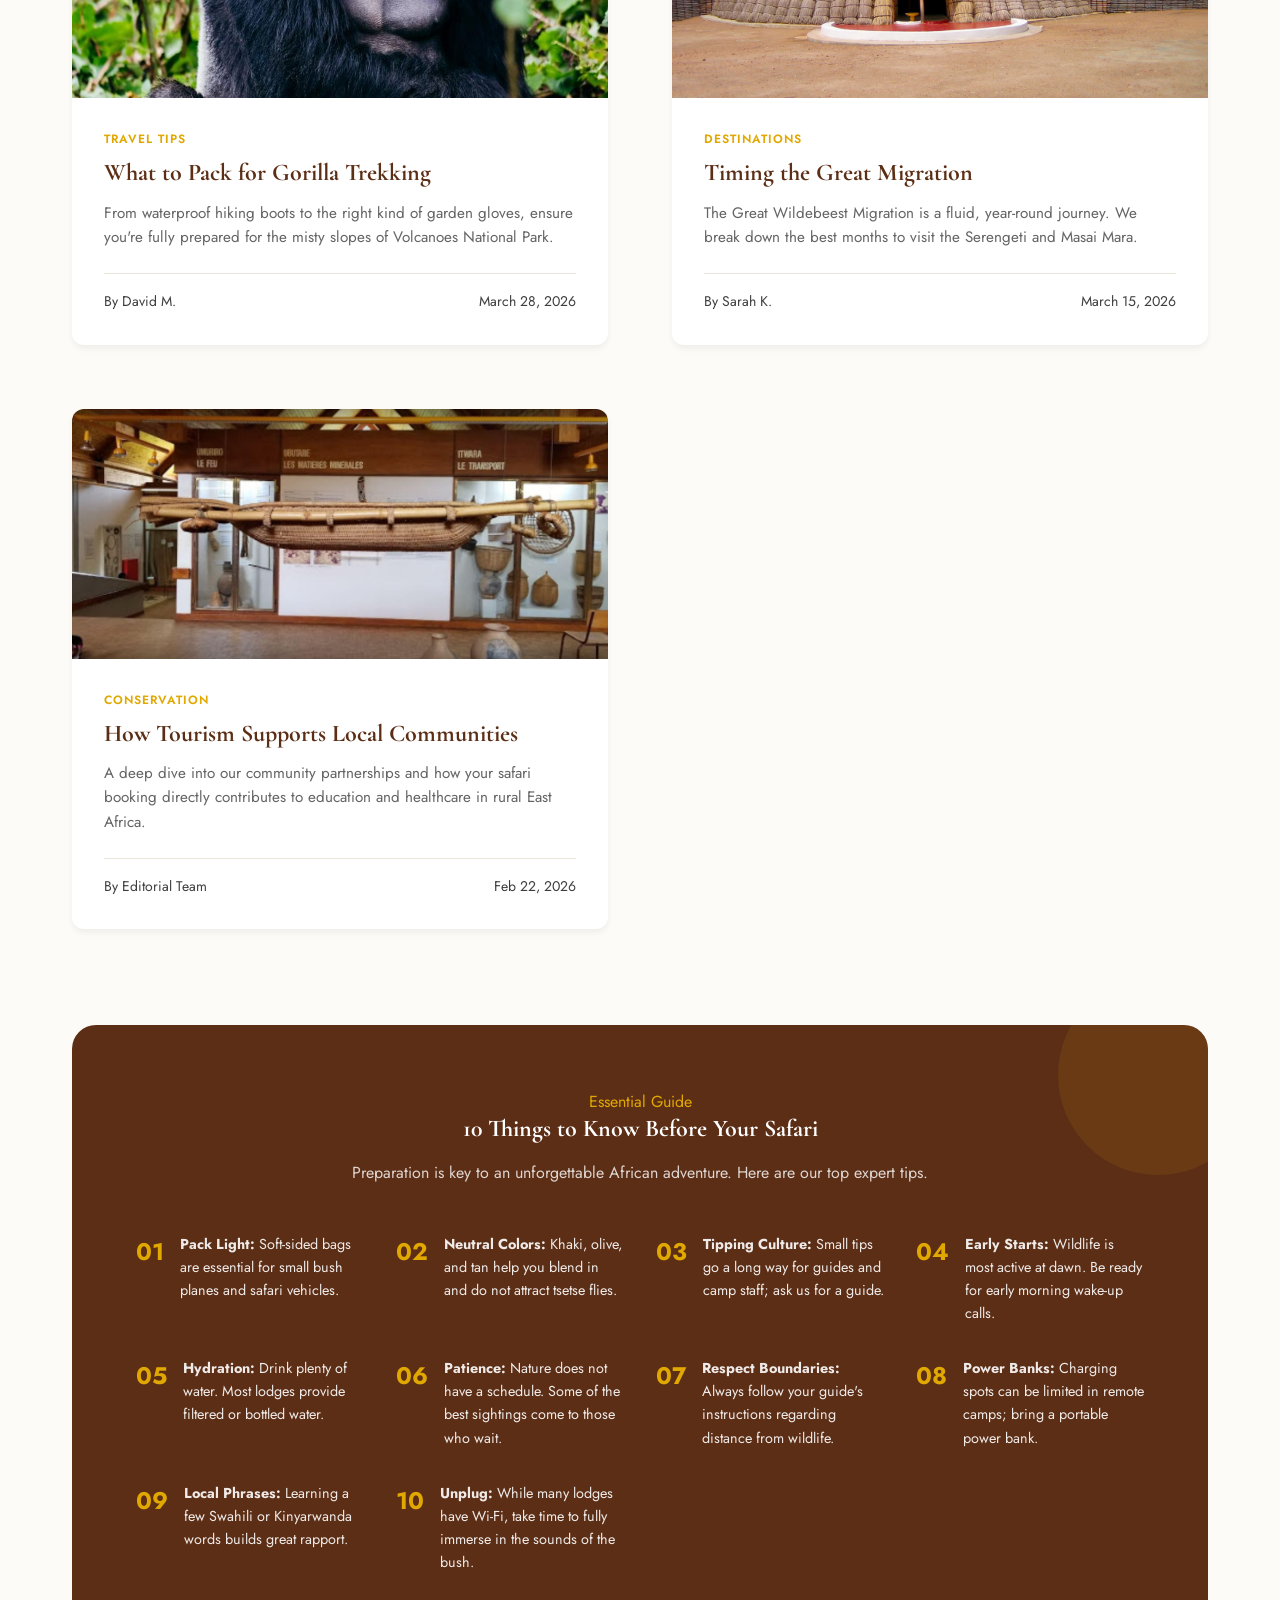
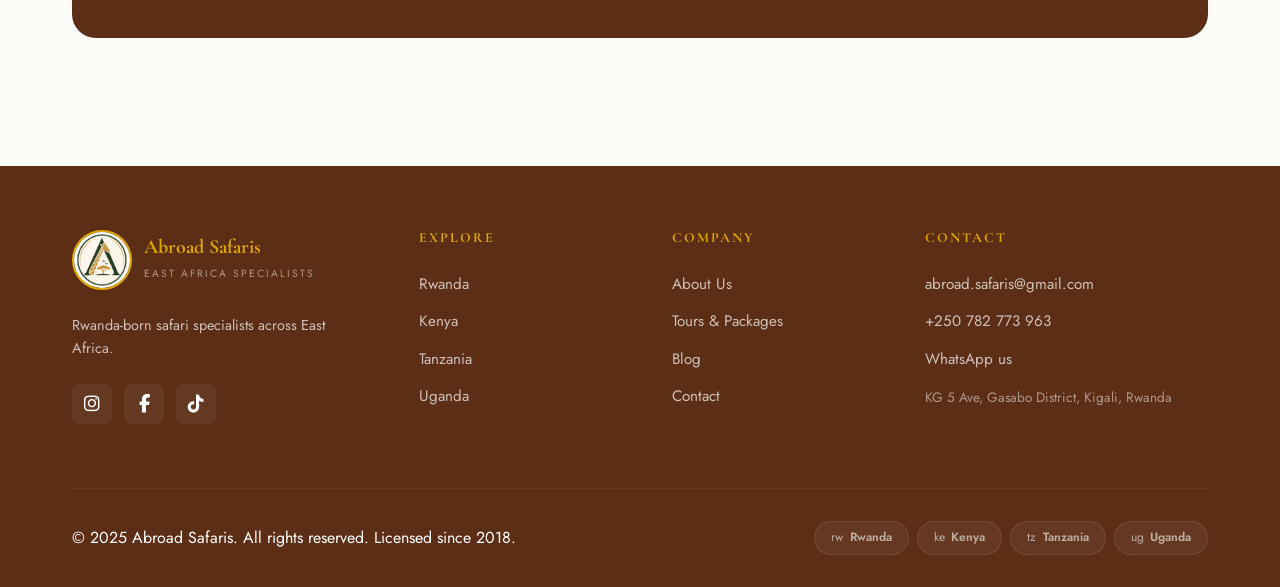
<file: blog.html>
<!DOCTYPE html>
<html lang="en">
<head>
    <meta charset="UTF-8">
    <meta name="viewport" content="width=device-width, initial-scale=1.0">
    <title>Blog & Stories | Abroad Safaris</title>
    
    <link rel="stylesheet" href="https://cdnjs.cloudflare.com/ajax/libs/font-awesome/6.4.0/css/all.min.css">
    <link rel="stylesheet" href="css/variables.css">
    <link rel="stylesheet" href="css/global.css">
    
    <style>

        .blog-grid {
            display: grid;
            grid-template-columns: repeat(auto-fill, minmax(350px, 1fr));
            gap: var(--spacing-lg);
            margin-top: var(--spacing-xl);
        }

        .blog-card {
            background: var(--color-neutral-100);
            border-radius: var(--border-radius);
            overflow: hidden;
            box-shadow: var(--shadow-sm);
            transition: var(--transition-normal);
        }

        .blog-card:hover {
            transform: translateY(-10px);
            box-shadow: var(--shadow-lg);
        }

        .blog-img {
            height: 250px;
            overflow: hidden;
        }

        .blog-img img {
            width: 100%;
            height: 100%;
            object-fit: cover;
            transition: transform 0.6s ease;
        }

        .blog-card:hover .blog-img img {
            transform: scale(1.05);
        }

        .blog-content {
            padding: var(--spacing-md);
        }

        .blog-category {
            font-size: 0.75rem;
            text-transform: uppercase;
            letter-spacing: 1px;
            color: var(--color-accent);
            font-weight: 600;
            margin-bottom: 0.5rem;
            display: block;
        }

        .blog-title {
            font-size: 1.5rem;
            margin-bottom: 0.75rem;
            color: var(--color-primary-dark);
            line-height: 1.3;
        }

        .blog-excerpt {
            font-size: 0.95rem;
            color: var(--color-neutral-800);
            opacity: 0.8;
            margin-bottom: 1.5rem;
        }

        .blog-meta {
            display: flex;
            align-items: center;
            justify-content: space-between;
            border-top: 1px solid var(--color-neutral-300);
            padding-top: 1rem;
            font-size: 0.875rem;
            color: var(--color-neutral-800);
        }

        .blog-author {
            display: flex;
            align-items: center;
            gap: 0.5rem;
        }

        .blog-author img {
            width: 30px;
            height: 30px;
            border-radius: 50%;
        }

        /* Featured Post */
        .featured-post {
            grid-column: 1 / -1;
            display: grid;
            grid-template-columns: 1.5fr 1fr;
            background: var(--color-primary-dark);
            color: white;
        }

        .featured-post .blog-content {
            padding: var(--spacing-xl) var(--spacing-lg);
            display: flex;
            flex-direction: column;
            justify-content: center;
        }

        .featured-post .blog-title {
            color: white;
            font-size: clamp(2rem, 4vw, 3rem);
            margin-bottom: 1rem;
        }

        .featured-post .blog-excerpt {
            color: rgba(255, 255, 255, 0.8);
            font-size: 1.125rem;
        }

        .featured-post .blog-meta {
            border-top-color: rgba(255, 255, 255, 0.1);
            color: rgba(255, 255, 255, 0.7);
        }

        .featured-post .blog-img {
            height: 100%;
            min-height: 400px;
        }

        @media (max-width: 900px) {
            .featured-post {
                grid-template-columns: 1fr;
            }
            .featured-post .blog-img {
                height: 300px;
                min-height: auto;
            }
            .featured-post .blog-content {
                padding: var(--spacing-md);
            }
        }
    </style>
</head>
<body>

    <!-- Header (injected) -->
    <div id="site-header"></div>

    <!-- Page Header -->
    <div class="page-header">
        <img src="images/tanzania-serengeti NP.jpg" alt="Serengeti National Park" class="page-header-bg">
        <div class="container reveal">
            <span class="eyebrow" style="color: var(--color-accent); margin-bottom: 1rem; display: block; letter-spacing: 2px;" data-i18n="blog.hero.eyebrow">Bush Stories &amp; Guides</span>
            <h1 style="font-size: clamp(2.5rem, 5vw, 4rem); color: white; margin-bottom: 1rem;" data-i18n="blog.hero.title">Tales from the Bush</h1>
            <p style="opacity: 0.8; max-width: 600px; margin: 0 auto;" data-i18n="blog.hero.subtitle">Safari tips, conservation news, and stories from our guides in the field.</p>
        </div>
    </div>

    <!-- Blog Section -->
    <section class="section" style="padding-top: 0; background-color: var(--color-neutral-200);">
        <div class="container">
            
            <div class="blog-grid">
                
                <!-- Featured Post -->
                <div class="blog-card featured-post reveal">
                    <div class="blog-img">
                        <img src="images/rwanda-akagera.jpg.jpg" alt="Leopard in tree">
                    </div>
                    <div class="blog-content">
                        <span class="blog-category" data-i18n="blog.featured.category">Wildlife Guides</span>
                        <h2 class="blog-title" data-i18n="blog.featured.title">The Ultimate Guide to Spotting the Big Five</h2>
                        <p class="blog-excerpt" data-i18n="blog.featured.excerpt">Tracking down Africa's most iconic animals requires patience, a good guide, and knowing exactly where and when to look. Here's our comprehensive guide to finding the Big Five across East Africa.</p>
                        <div class="blog-meta">
                            <div class="blog-author">
                                <span data-i18n="blog.featured.author">By Emmanuel O.</span>
                            </div>
                            <span data-i18n="blog.featured.date">April 12, 2026</span>
                        </div>
                    </div>
                </div>

                <!-- Standard Posts -->
                <div class="blog-card reveal">
                    <div class="blog-img">
                        <img src="images/rwanda-volcanoes.jpg.jpg" alt="Gorilla">
                    </div>
                    <div class="blog-content">
                        <span class="blog-category" data-i18n="blog.post1.category">Travel Tips</span>
                        <h3 class="blog-title" data-i18n="blog.post1.title">What to Pack for Gorilla Trekking</h3>
                        <p class="blog-excerpt" data-i18n="blog.post1.excerpt">From waterproof hiking boots to the right kind of garden gloves, ensure you're fully prepared for the misty slopes of Volcanoes National Park.</p>
                        <div class="blog-meta">
                            <div class="blog-author">
                                <span data-i18n="blog.post1.author">By David M.</span>
                            </div>
                            <span data-i18n="blog.post1.date">March 28, 2026</span>
                        </div>
                    </div>
                </div>

                <div class="blog-card reveal" style="transition-delay: 0.1s;">
                    <div class="blog-img">
                        <img src="images/rwanda-kingspalace.jpg.jpg" alt="Wildebeest Migration">
                    </div>
                    <div class="blog-content">
                        <span class="blog-category" data-i18n="blog.post2.category">Destinations</span>
                        <h3 class="blog-title" data-i18n="blog.post2.title">Timing the Great Migration</h3>
                        <p class="blog-excerpt" data-i18n="blog.post2.excerpt">The Great Wildebeest Migration is a fluid, year-round journey. We break down the best months to visit the Serengeti and Masai Mara.</p>
                        <div class="blog-meta">
                            <div class="blog-author">
                                <span data-i18n="blog.post2.author">By Sarah K.</span>
                            </div>
                            <span data-i18n="blog.post2.date">March 15, 2026</span>
                        </div>
                    </div>
                </div>

                <div class="blog-card reveal" style="transition-delay: 0.2s;">
                    <div class="blog-img">
                        <img src="images/rwanda-ethnographic.jpg.jpg" alt="Local Community">
                    </div>
                    <div class="blog-content">
                        <span class="blog-category" data-i18n="blog.post3.category">Conservation</span>
                        <h3 class="blog-title" data-i18n="blog.post3.title">How Tourism Supports Local Communities</h3>
                        <p class="blog-excerpt" data-i18n="blog.post3.excerpt">A deep dive into our community partnerships and how your safari booking directly contributes to education and healthcare in rural East Africa.</p>
                        <div class="blog-meta">
                            <div class="blog-author">
                                <span data-i18n="blog.post3.author">By Editorial Team</span>
                            </div>
                            <span data-i18n="blog.post3.date">Feb 22, 2026</span>
                        </div>
                    </div>
                </div>

            </div>
            
            <!-- 10 Things to Know Before Your Safari Section -->
            <div style="margin-top: 6rem; background: var(--color-primary-dark); color: white; padding: var(--spacing-lg); border-radius: var(--border-radius-lg); position: relative; overflow: hidden;" class="reveal">
                <div style="position: absolute; top: -50px; right: -50px; width: 200px; height: 200px; background: var(--color-accent); border-radius: 50%; opacity: 0.1;"></div>
                <div style="position: relative; z-index: 1;">
                    <div style="text-align: center; margin-bottom: 3rem;">
                        <span class="eyebrow" style="color: var(--color-accent);" data-i18n="blog.guide.eyebrow">Essential Guide</span>
                        <h2 style="color: white; margin-bottom: 1rem;" data-i18n="blog.guide.title">10 Things to Know Before Your Safari</h2>
                        <p style="opacity: 0.8; max-width: 600px; margin: 0 auto;" data-i18n="blog.guide.subtitle">Preparation is key to an unforgettable African adventure. Here are our top expert tips.</p>
                    </div>
                    
                    <div style="display: grid; grid-template-columns: repeat(auto-fit, minmax(200px, 1fr)); gap: 2rem;">
                        <div style="display: flex; gap: 1rem;">
                            <div style="font-size: 1.5rem; color: var(--color-accent); font-weight: 700;">01</div>
                            <p style="font-size: 0.9rem; opacity: 0.9;" data-i18n="blog.guide.item1"><strong>Pack Light:</strong> Soft-sided bags are essential for small bush planes and safari vehicles.</p>
                        </div>
                        <div style="display: flex; gap: 1rem;">
                            <div style="font-size: 1.5rem; color: var(--color-accent); font-weight: 700;">02</div>
                            <p style="font-size: 0.9rem; opacity: 0.9;" data-i18n="blog.guide.item2"><strong>Neutral Colors:</strong> Khaki, olive, and tan help you blend in and don't attract tsetse flies.</p>
                        </div>
                        <div style="display: flex; gap: 1rem;">
                            <div style="font-size: 1.5rem; color: var(--color-accent); font-weight: 700;">03</div>
                            <p style="font-size: 0.9rem; opacity: 0.9;" data-i18n="blog.guide.item3"><strong>Tipping Culture:</strong> Small tips go a long way for guides and camp staff; ask us for a guide.</p>
                        </div>
                        <div style="display: flex; gap: 1rem;">
                            <div style="font-size: 1.5rem; color: var(--color-accent); font-weight: 700;">04</div>
                            <p style="font-size: 0.9rem; opacity: 0.9;" data-i18n="blog.guide.item4"><strong>Early Starts:</strong> Wildlife is most active at dawn. Be ready for early morning wake-up calls.</p>
                        </div>
                        <div style="display: flex; gap: 1rem;">
                            <div style="font-size: 1.5rem; color: var(--color-accent); font-weight: 700;">05</div>
                            <p style="font-size: 0.9rem; opacity: 0.9;" data-i18n="blog.guide.item5"><strong>Hydration:</strong> Drink plenty of water. Most lodges provide filtered or bottled water.</p>
                        </div>
                        <div style="display: flex; gap: 1rem;">
                            <div style="font-size: 1.5rem; color: var(--color-accent); font-weight: 700;">06</div>
                            <p style="font-size: 0.9rem; opacity: 0.9;" data-i18n="blog.guide.item6"><strong>Patience:</strong> Nature doesn't have a schedule. Some of the best sightings come to those who wait.</p>
                        </div>
                        <div style="display: flex; gap: 1rem;">
                            <div style="font-size: 1.5rem; color: var(--color-accent); font-weight: 700;">07</div>
                            <p style="font-size: 0.9rem; opacity: 0.9;" data-i18n="blog.guide.item7"><strong>Respect Boundaries:</strong> Always follow your guide's instructions regarding distance from wildlife.</p>
                        </div>
                        <div style="display: flex; gap: 1rem;">
                            <div style="font-size: 1.5rem; color: var(--color-accent); font-weight: 700;">08</div>
                            <p style="font-size: 0.9rem; opacity: 0.9;" data-i18n="blog.guide.item8"><strong>Power Banks:</strong> Charging spots can be limited in remote camps; bring a portable power bank.</p>
                        </div>
                        <div style="display: flex; gap: 1rem;">
                            <div style="font-size: 1.5rem; color: var(--color-accent); font-weight: 700;">09</div>
                            <p style="font-size: 0.9rem; opacity: 0.9;" data-i18n="blog.guide.item9"><strong>Local Phrases:</strong> Learning a few Swahili or Kinyarwanda words builds great rapport.</p>
                        </div>
                        <div style="display: flex; gap: 1rem;">
                            <div style="font-size: 1.5rem; color: var(--color-accent); font-weight: 700;">10</div>
                            <p style="font-size: 0.9rem; opacity: 0.9;" data-i18n="blog.guide.item10"><strong>Unplug:</strong> While many lodges have Wi-Fi, take time to fully immerse in the sounds of the bush.</p>
                        </div>
                    </div>
                </div>
            </div>
            
        </div>
    </section>

    <!-- Footer -->
    <footer class="footer">
        <div class="container">
            <div class="footer-grid">
                <div class="footer-col">
                    <div style="display: flex; align-items: center; gap: 0.75rem; margin-bottom: 1.5rem;">
                        <img src="images/logo.png" alt="Abroad Safaris Logo" style="width: 60px; height: 60px; border-radius: 50%; object-fit: cover; border: 2px solid var(--color-accent);">
                        <div>
                            <h3 style="color: var(--color-accent); margin: 0; font-size: 1.25rem;">Abroad Safaris</h3>
                            <span style="font-size: 0.65rem; letter-spacing: 2px; color: rgba(255,255,255,0.5);">EAST AFRICA SPECIALISTS</span>
                        </div>
                    </div>
                    <p style="color: rgba(255,255,255,0.7); font-size: 0.9rem; margin-bottom: 1.5rem;">Rwanda-born safari specialists across East Africa.</p>
                    <div class="footer-social">
                        <a href="https://www.instagram.com/abroad.safaris" target="_blank" class="social-icon"><i class="fab fa-instagram"></i></a>
                        <a href="https://www.facebook.com/abroadsafaris" target="_blank" class="social-icon"><i class="fab fa-facebook-f"></i></a>
                        <a href="https://www.tiktok.com/@abroad.s" target="_blank" class="social-icon"><i class="fab fa-tiktok"></i></a>
                    </div>
                </div>
                <div class="footer-col">
                    <h4 data-i18n="footer.col.explore">Explore</h4>
                    <ul class="footer-links">
                        <li><a href="explore.html#rwanda">Rwanda</a></li>
                        <li><a href="explore.html#kenya">Kenya</a></li>
                        <li><a href="explore.html#tanzania">Tanzania</a></li>
                        <li><a href="explore.html#uganda">Uganda</a></li>
                    </ul>
                </div>
                <div class="footer-col">
                    <h4 data-i18n="footer.col.company">Company</h4>
                    <ul class="footer-links">
                        <li><a href="about.html" data-i18n="footer.link.about">About Us</a></li>
                        <li><a href="tours.html" data-i18n="footer.link.tours">Tours & Packages</a></li>
                        <li><a href="blog.html" data-i18n="footer.link.blog">Blog</a></li>
                        <li><a href="contact.html" data-i18n="footer.link.contact">Contact</a></li>
                    </ul>
                </div>
                <div class="footer-col">
                    <h4 data-i18n="footer.col.contact">Contact</h4>
                    <ul class="footer-links">
                        <li><a href="mailto:abroad.safaris@gmail.com">abroad.safaris@gmail.com</a></li>
                        <li><a href="tel:+250782773963">+250 782 773 963</a></li>
                        <li><a href="https://wa.me/250782773963" target="_blank" data-i18n="footer.link.whatsapp">WhatsApp us</a></li>
                        <li style="color: rgba(255,255,255,0.5); font-size: 0.85rem; margin-top: 1rem;">KG 5 Ave, Gasabo District, Kigali, Rwanda</li>
                    </ul>
                </div>
            </div>
            <div class="footer-bottom">
                <p>&copy; 2025 Abroad Safaris. All rights reserved. Licensed since 2018.</p>
                <div class="footer-pills">
                    <div class="pill">rw <span>Rwanda</span></div>
                    <div class="pill">ke <span>Kenya</span></div>
                    <div class="pill">tz <span>Tanzania</span></div>
                    <div class="pill">ug <span>Uganda</span></div>
                </div>
            </div>
        </div>
    </footer>

    <script src="js/i18n.js" defer></script>
    <script src="js/inject-header.js" defer></script>
    <script src="js/main.js" defer></script>
</body>
</html>
</file>
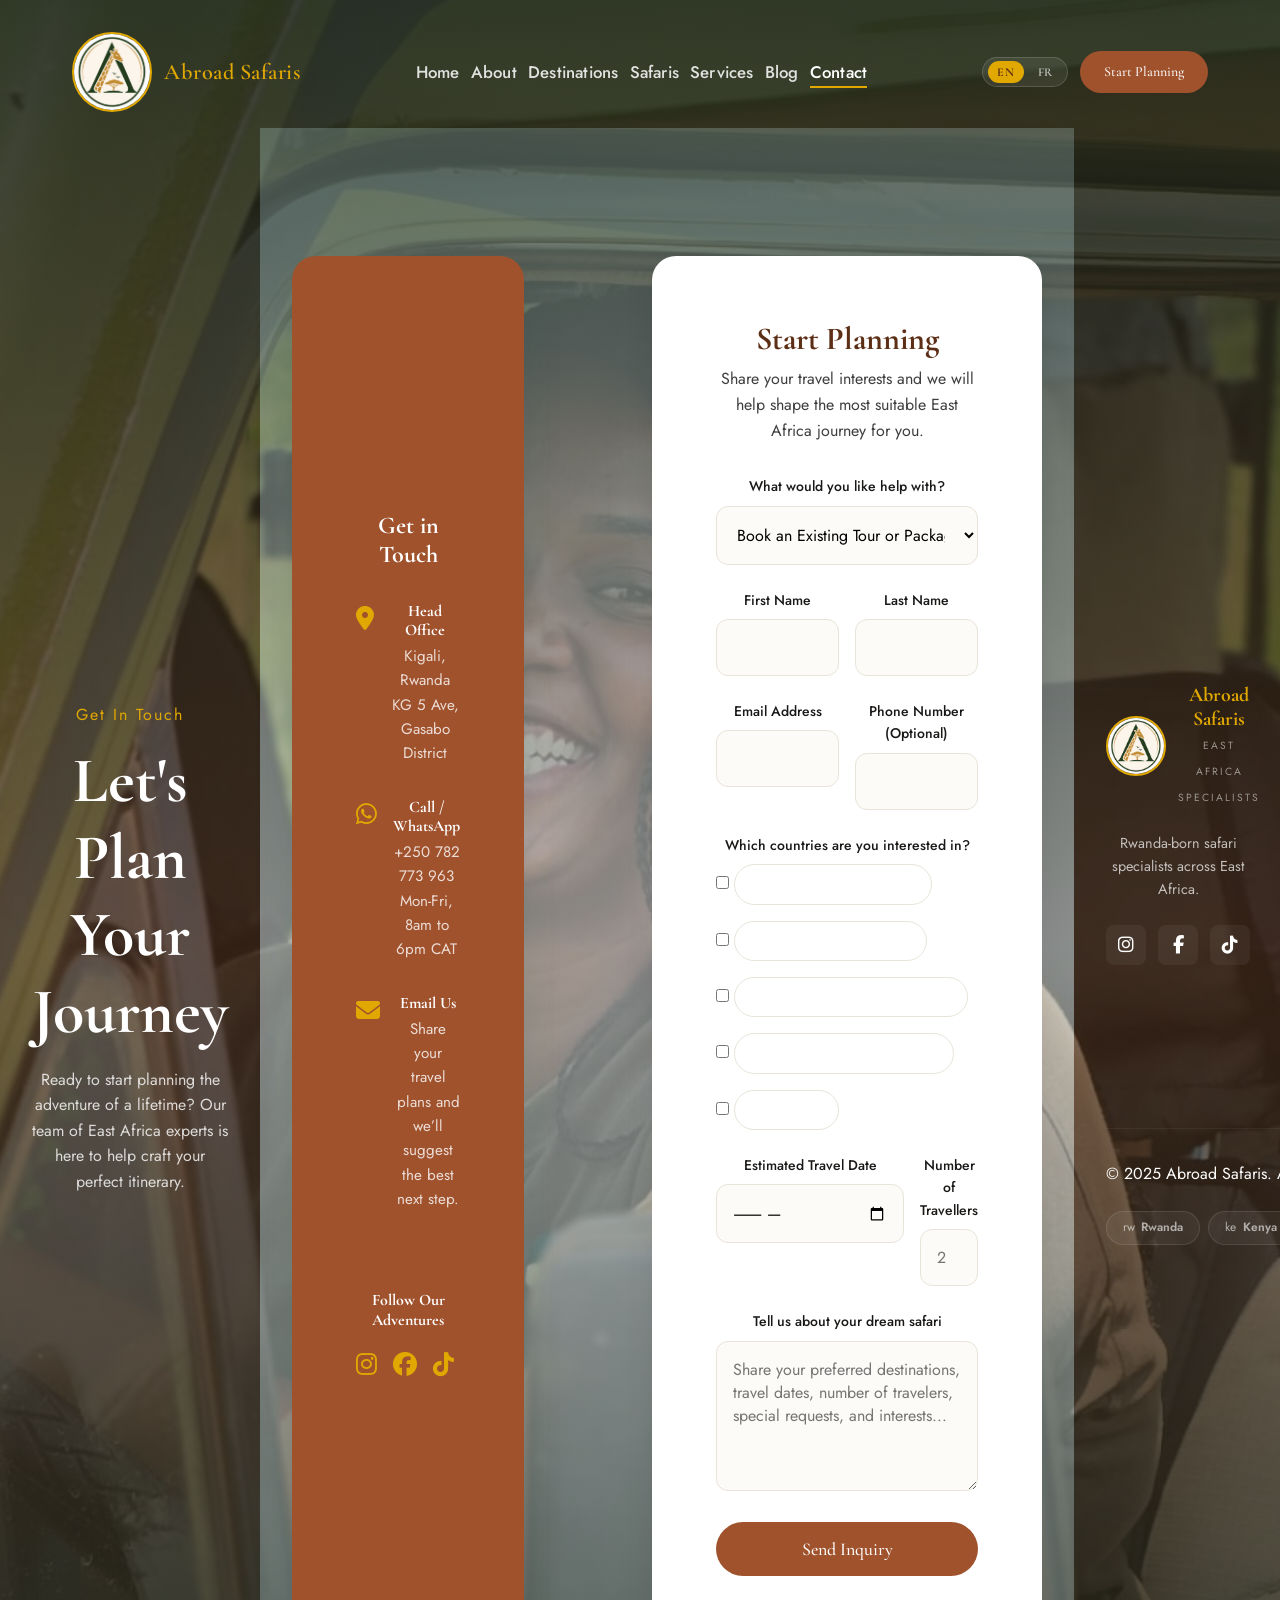
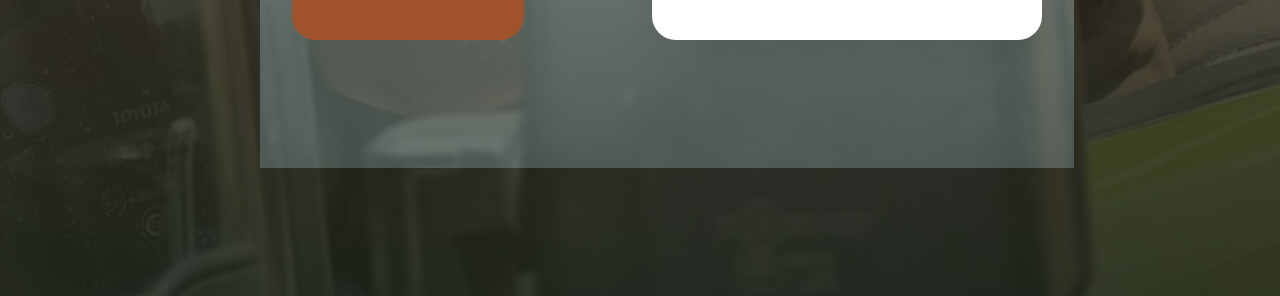
<file: contact.html>
<!DOCTYPE html>
<html lang="en">
<head>
    <meta charset="UTF-8">
    <meta name="viewport" content="width=device-width, initial-scale=1.0">
    <title>Contact Us | Abroad Safaris</title>
    
    <link rel="stylesheet" href="https://cdnjs.cloudflare.com/ajax/libs/font-awesome/6.4.0/css/all.min.css">
    <link rel="stylesheet" href="css/variables.css">
    <link rel="stylesheet" href="css/global.css">
    
    <style>

        .contact-grid {
            display: grid;
            grid-template-columns: 1fr 1.5fr;
            gap: var(--spacing-xl);
            margin-top: 0; /* Removed negative margin to fix overlap error */
        }

        .contact-info {
            background: var(--color-primary);
            color: white;
            padding: var(--spacing-md) var(--spacing-lg);
            border-radius: var(--border-radius-lg);
            box-shadow: var(--shadow-lg);
            display: flex;
            flex-direction: column;
            justify-content: center;
        }

        .contact-item {
            display: flex;
            align-items: flex-start;
            gap: 1rem;
            margin-bottom: var(--spacing-md);
        }

        .contact-item i {
            font-size: 1.5rem;
            color: var(--color-accent);
            margin-top: 4px;
        }

        .contact-item h4 {
            color: white;
            margin-bottom: 0.25rem;
        }

        .contact-item p {
            opacity: 0.8;
            font-size: 0.95rem;
        }

        .form-container {
            background: var(--color-neutral-100);
            padding: var(--spacing-lg);
            border-radius: var(--border-radius-lg);
            box-shadow: var(--shadow-md);
        }

        .form-group {
            margin-bottom: 1.5rem;
        }

        .form-label {
            display: block;
            margin-bottom: 0.5rem;
            font-weight: 500;
            color: var(--color-neutral-900);
            font-size: 0.875rem;
        }

        .form-control {
            width: 100%;
            padding: 1rem;
            border: 1px solid var(--color-neutral-300);
            border-radius: var(--border-radius);
            font-family: var(--font-body);
            font-size: 1rem;
            background: var(--color-neutral-200);
            transition: var(--transition-fast);
        }

        .form-control:focus {
            outline: none;
            border-color: var(--color-primary);
            background: var(--color-neutral-100);
            box-shadow: 0 0 0 4px rgba(31, 77, 58, 0.1);
        }

        .form-row {
            display: grid;
            grid-template-columns: 1fr 1fr;
            gap: 1rem;
        }

        textarea.form-control {
            resize: vertical;
            min-height: 150px;
        }
        
        .radio-group {
            display: flex;
            gap: 1rem;
            flex-wrap: wrap;
        }
        
        .radio-btn {
            display: inline-block;
            padding: 0.5rem 1rem;
            border: 1px solid var(--color-neutral-300);
            border-radius: 50px;
            cursor: pointer;
            transition: var(--transition-fast);
            font-size: 0.875rem;
        }
        
        input[type="radio"] {
            display: none;
        }
        
        input[type="radio"]:checked + .radio-btn {
            background: var(--color-primary);
            color: white;
            border-color: var(--color-primary);
        }

        @media (max-width: 768px) {
            .contact-grid {
                grid-template-columns: 1fr;
            }
            .form-row {
                grid-template-columns: 1fr;
            }
        }
    </style>
</head>
<body>

    <!-- Header (injected) -->
    <div id="site-header"></div>

    <!-- Page Header -->
    <div class="page-header">
        <img src="images/clotilde-contact.jpeg" alt="Abroad Safaris Guides" class="page-header-bg" style="opacity: 0.4; object-position: center 35%; transform: scale(1.25); transform-origin: center;">
        <div class="container reveal">
            <span class="eyebrow" style="color: var(--color-accent); margin-bottom: 1rem; display: block; letter-spacing: 2px;" data-i18n="contact.hero.eyebrow">Get In Touch</span>
            <h1 style="font-size: clamp(2.5rem, 5vw, 4rem); color: white; margin-bottom: 1rem;" data-i18n="contact.hero.title">Let's Plan Your Journey</h1>
            <p style="opacity: 0.8; max-width: 600px; margin: 0 auto;" data-i18n="contact.hero.subtitle">Ready to start planning the adventure of a lifetime? Our team of East Africa experts is here to help craft your perfect itinerary.</p>
    </div>

    <!-- Contact Section -->
    <section class="section" style="background-color: var(--color-neutral-200); padding-top: var(--spacing-xl);">
        <div class="container contact-grid">
            
            <!-- Contact Info -->
            <div class="contact-info reveal">
                <h3 style="color: white; font-size: 1.5rem; margin-bottom: 2rem;" data-i18n="contact.info.title">Get in Touch</h3>
                
                <div class="contact-item">
                    <i class="fas fa-map-marker-alt"></i>
                    <div>
                        <h4 data-i18n="contact.office">Head Office</h4>
                        <p>Kigali, Rwanda<br>KG 5 Ave, Gasabo District</p>
                    </div>
                </div>
                
                <div class="contact-item">
                    <i class="fab fa-whatsapp"></i>
                    <div>
                        <h4 data-i18n="contact.phone.label">Call / WhatsApp</h4>
                        <p>+250 782 773 963<br><span data-i18n="contact.phone.hours">Mon-Fri, 8am to 6pm CAT</span></p>
                    </div>
                </div>
                
                <div class="contact-item">
                    <i class="fas fa-envelope"></i>
                    <div>
                        <h4 data-i18n="contact.email.label">Email Us</h4>
                        <p data-i18n="contact.email.helper">Share your travel plans and we’ll suggest the best next step.</p>
                    </div>
                </div>
                
                <div style="margin-top: 3rem;">
                    <h4 style="color: white; margin-bottom: 1rem;" data-i18n="contact.follow">Follow Our Adventures</h4>
                    <div style="display: flex; gap: 1rem; font-size: 1.5rem;">
                        <a href="https://www.instagram.com/abroad.safaris" target="_blank" style="color: var(--color-accent);"><i class="fab fa-instagram"></i></a>
                        <a href="https://www.facebook.com/abroadsafaris" target="_blank" style="color: var(--color-accent);"><i class="fab fa-facebook"></i></a>
                        <a href="https://www.tiktok.com/@abroad.s" target="_blank" style="color: var(--color-accent);"><i class="fab fa-tiktok"></i></a>
                    </div>
                </div>
            </div>

            <!-- Contact Form / Quiz -->
            <div class="form-container reveal" style="transition-delay: 0.2s;" id="quiz">
                <h2 style="font-size: 2rem; margin-bottom: 0.5rem; color: var(--color-primary-dark);" data-i18n="contact.form.title">Start Planning</h2>
                <p style="color: var(--color-neutral-800); margin-bottom: 2rem;" data-i18n="contact.form.subtitle">Share your travel interests and we will help shape the most suitable East Africa journey for you.</p>
                
                <form id="contact-form" name="contact" method="POST" data-netlify="true" netlify-honeypot="bot-field">
                    <p style="display:none;"><label>Don’t fill this out if you're human: <input name="bot-field"></label></p>
                    <input type="hidden" id="source_field" name="source" value="">
                    <div class="form-group">
                        <label class="form-label" data-i18n="contact.form.inquiry">What would you like help with?</label>
                        <select class="form-control" id="inquiry_type" name="inquiry_type" required>
                            <option value="existing-tour" data-i18n="contact.form.opt1">Book an Existing Tour or Package</option>
                            <option value="custom-trip" data-i18n="contact.form.opt2">Create a Custom Trip</option>
                            <option value="other-inquiry" data-i18n="contact.form.opt3">Other Inquiry</option>
                        </select>
                    </div>

                    <div class="form-group">
                        <label class="form-label" data-i18n="contact.form.tour">Tour / Package</label>
                        <input type="text" id="tour_package" name="tour_package" class="form-control" placeholder="e.g. Akagera National Park" data-i18n-placeholder="contact.form.placeholder.tour">
                    </div>

                    <div class="form-row">
                        <div class="form-group">
                            <label class="form-label" data-i18n="contact.form.firstname">First Name</label>
                            <input type="text" name="first_name" class="form-control" required>
                        </div>
                        <div class="form-group">
                            <label class="form-label" data-i18n="contact.form.lastname">Last Name</label>
                            <input type="text" name="last_name" class="form-control" required>
                        </div>
                    </div>
                    
                    <div class="form-row">
                        <div class="form-group">
                            <label class="form-label" data-i18n="contact.form.email">Email Address</label>
                            <input type="email" name="email" class="form-control" required>
                        </div>
                        <div class="form-group">
                            <label class="form-label" data-i18n="contact.form.phone">Phone Number (Optional)</label>
                            <input type="tel" name="phone" class="form-control">
                        </div>
                    </div>
                    
                    <div class="form-group">
                        <label class="form-label" data-i18n="contact.form.countries">Which countries are you interested in?</label>
                        <div class="radio-group">
                            <label><input type="checkbox" name="countries" value="Rwanda"> <span class="radio-btn" data-i18n="index.dest.rwanda.tags">Rwanda</span></label>
                            <label><input type="checkbox" name="countries" value="Kenya"> <span class="radio-btn" data-i18n="index.dest.kenya.tags">Kenya</span></label>
                            <label><input type="checkbox" name="countries" value="Tanzania"> <span class="radio-btn" data-i18n="index.dest.tanzania.tags">Tanzania</span></label>
                            <label><input type="checkbox" name="countries" value="Uganda"> <span class="radio-btn" data-i18n="index.dest.uganda.tags">Uganda</span></label>
                            <label><input type="checkbox" name="countries" value="Not sure yet"> <span class="radio-btn" data-i18n="contact.form.not_sure">Not sure yet</span></label>
                        </div>
                    </div>

                    <div class="form-row">
                        <div class="form-group">
                            <label class="form-label" data-i18n="contact.form.date">Estimated Travel Date</label>
                            <input type="month" name="travel_date" class="form-control">
                        </div>
                        <div class="form-group">
                            <label class="form-label" data-i18n="contact.form.travellers">Number of Travellers</label>
                            <input type="number" name="travellers" class="form-control" min="1" placeholder="2" data-i18n-placeholder="contact.form.placeholder.travellers">
                        </div>
                    </div>

                    <div class="form-group">
                        <label class="form-label" data-i18n="contact.form.message">Tell us about your dream safari</label>
                        <textarea name="message" class="form-control" placeholder="Share your preferred destinations, travel dates, number of travelers, special requests, and interests..." data-i18n-placeholder="contact.form.placeholder.message"></textarea>
                    </div>
                    
                    <button type="submit" class="btn btn-primary" style="width: 100%;" data-i18n="contact.form.submit">Send Inquiry</button>
                </form>
            </div>
            
        </div>
    </section>

    <!-- Footer -->
    <footer class="footer">
        <div class="container">
            <div class="footer-grid">
                <div class="footer-col">
                    <div style="display: flex; align-items: center; gap: 0.75rem; margin-bottom: 1.5rem;">
                        <img src="images/logo.png" alt="Abroad Safaris Logo" style="width: 60px; height: 60px; border-radius: 50%; object-fit: cover; border: 2px solid var(--color-accent);">
                        <div>
                            <h3 style="color: var(--color-accent); margin: 0; font-size: 1.25rem;">Abroad Safaris</h3>
                            <span style="font-size: 0.65rem; letter-spacing: 2px; color: rgba(255,255,255,0.5);">EAST AFRICA SPECIALISTS</span>
                        </div>
                    </div>
                    <p style="color: rgba(255,255,255,0.7); font-size: 0.9rem; margin-bottom: 1.5rem;">Rwanda-born safari specialists across East Africa.</p>
                    <div class="footer-social">
                        <a href="https://www.instagram.com/abroad.safaris" target="_blank" class="social-icon"><i class="fab fa-instagram"></i></a>
                        <a href="https://www.facebook.com/abroadsafaris" target="_blank" class="social-icon"><i class="fab fa-facebook-f"></i></a>
                        <a href="https://www.tiktok.com/@abroad.s" target="_blank" class="social-icon"><i class="fab fa-tiktok"></i></a>
                    </div>
                </div>
                <div class="footer-col">
                    <h4 data-i18n="footer.col.explore">Explore</h4>
                    <ul class="footer-links">
                        <li><a href="explore.html#rwanda">Rwanda</a></li>
                        <li><a href="explore.html#kenya">Kenya</a></li>
                        <li><a href="explore.html#tanzania">Tanzania</a></li>
                        <li><a href="explore.html#uganda">Uganda</a></li>
                    </ul>
                </div>
                <div class="footer-col">
                    <h4 data-i18n="footer.col.company">Company</h4>
                    <ul class="footer-links">
                        <li><a href="about.html" data-i18n="footer.link.about">About Us</a></li>
                        <li><a href="tours.html" data-i18n="footer.link.tours">Tours & Packages</a></li>
                        <li><a href="blog.html" data-i18n="footer.link.blog">Blog</a></li>
                        <li><a href="contact.html" data-i18n="footer.link.contact">Contact</a></li>
                    </ul>
                </div>
                <div class="footer-col">
                    <h4 data-i18n="footer.col.contact">Contact</h4>
                    <ul class="footer-links">
                        <li><a href="contact.html">Start planning with us</a></li>
                        <li><a href="tel:+250782773963">+250 782 773 963</a></li>
                        <li><a href="https://wa.me/250782773963" target="_blank" data-i18n="footer.link.whatsapp">WhatsApp us</a></li>
                        <li style="color: rgba(255,255,255,0.5); font-size: 0.85rem; margin-top: 1rem;">KG 5 Ave, Gasabo District, Kigali, Rwanda</li>
                    </ul>
                </div>
            </div>
            <div class="footer-bottom">
                <p>&copy; 2025 Abroad Safaris. All rights reserved. Licensed since 2018.</p>
                <div class="footer-pills">
                    <div class="pill">rw <span>Rwanda</span></div>
                    <div class="pill">ke <span>Kenya</span></div>
                    <div class="pill">tz <span>Tanzania</span></div>
                    <div class="pill">ug <span>Uganda</span></div>
                </div>
            </div>
        </div>
    </footer>

    <script src="js/i18n.js" defer></script>
    <script src="js/inject-header.js" defer></script>
    <script src="js/main.js" defer></script>
    <script>

        document.addEventListener('DOMContentLoaded', () => {
            const params = new URLSearchParams(window.location.search);
            const inquiry = params.get('inquiry');
            const tour = params.get('tour');
            const form = document.getElementById('contact-form');
            const inquiryType = document.getElementById('inquiry_type');
            const tourPackage = document.getElementById('tour_package');
            const tourPackageGroup = tourPackage ? tourPackage.closest('.form-group') : null;
            const sourceField = document.getElementById('source_field');

            if (form && inquiryType) {
                if (inquiry === 'custom-trip' || inquiry === 'plan-your-trip') {
                    inquiryType.value = 'custom-trip';
                } else {
                    inquiryType.value = 'existing-tour';
                }
            }

            if (sourceField) {
                sourceField.value = inquiry ? inquiry : 'general';
            }

            if (tourPackage && tour) {
                tourPackage.value = decodeURIComponent(tour);
            }
            
            function toggleTourField() {
                if (tourPackageGroup && inquiryType) {
                    if (inquiryType.value === 'Book an Existing Tour or Package') {
                        tourPackageGroup.style.display = 'block';
                    } else {
                        tourPackageGroup.style.display = 'none';
                        tourPackage.value = ''; // clear the field when hidden
                    }
                }
            }

            if (inquiryType) {
                inquiryType.addEventListener('change', toggleTourField);
                toggleTourField(); // run on page load
            }

            if (window.location.hash === '#quiz' && form) {
                setTimeout(() => form.scrollIntoView({ behavior: 'smooth', block: 'start' }), 200);
            }
        });
    </script>
</body>
</html>
</file>
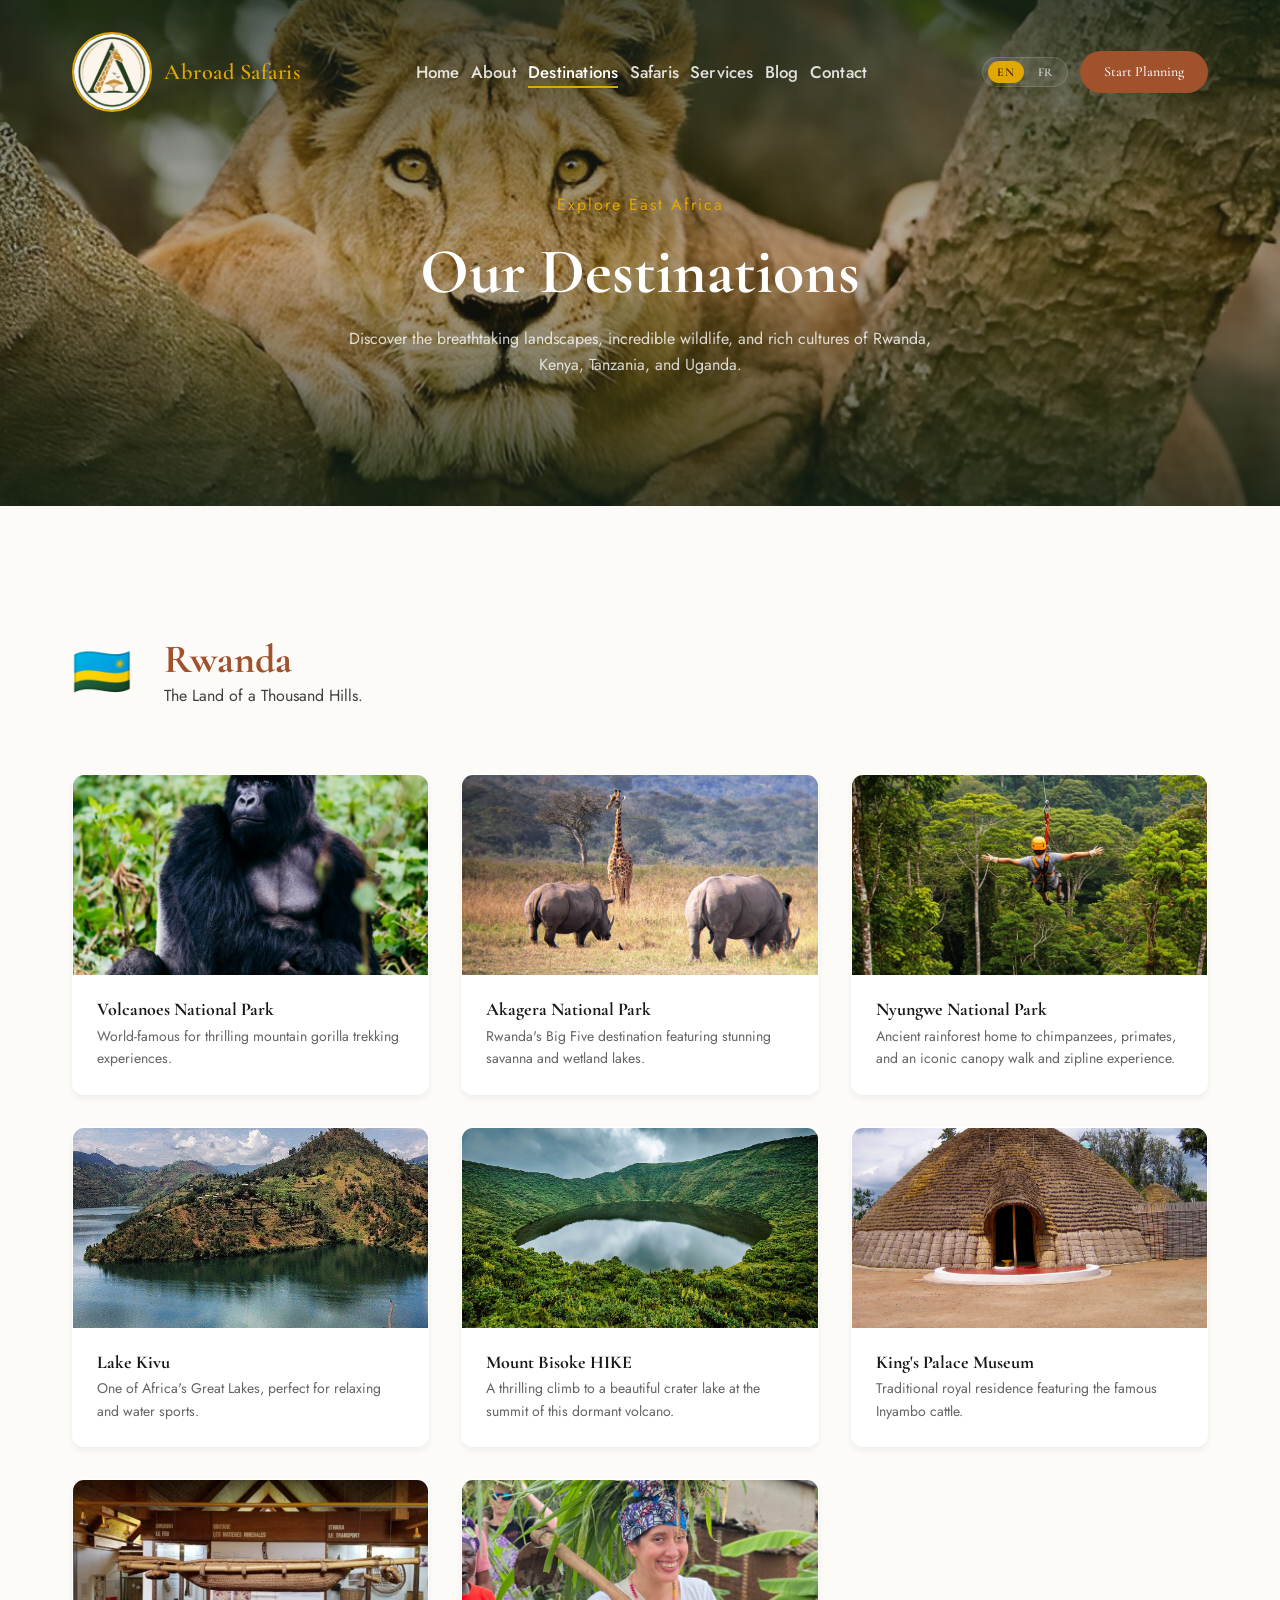
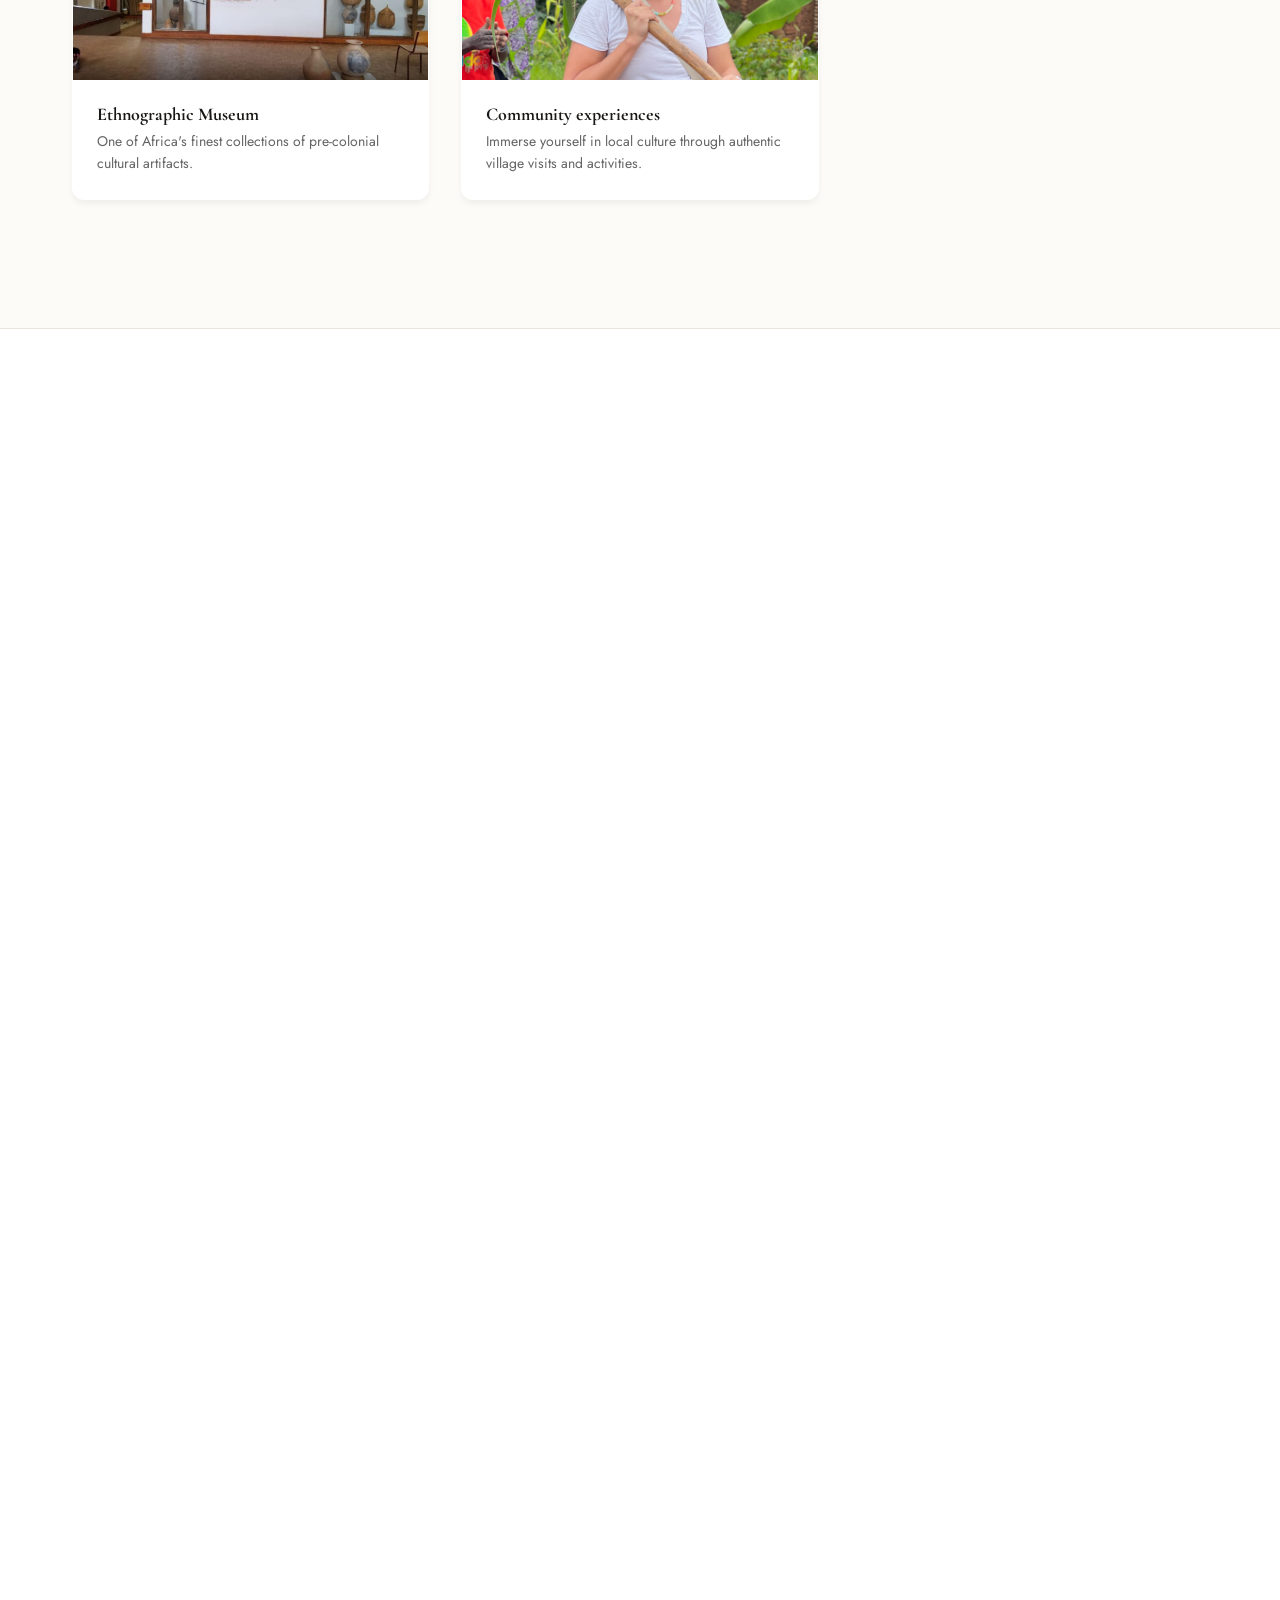
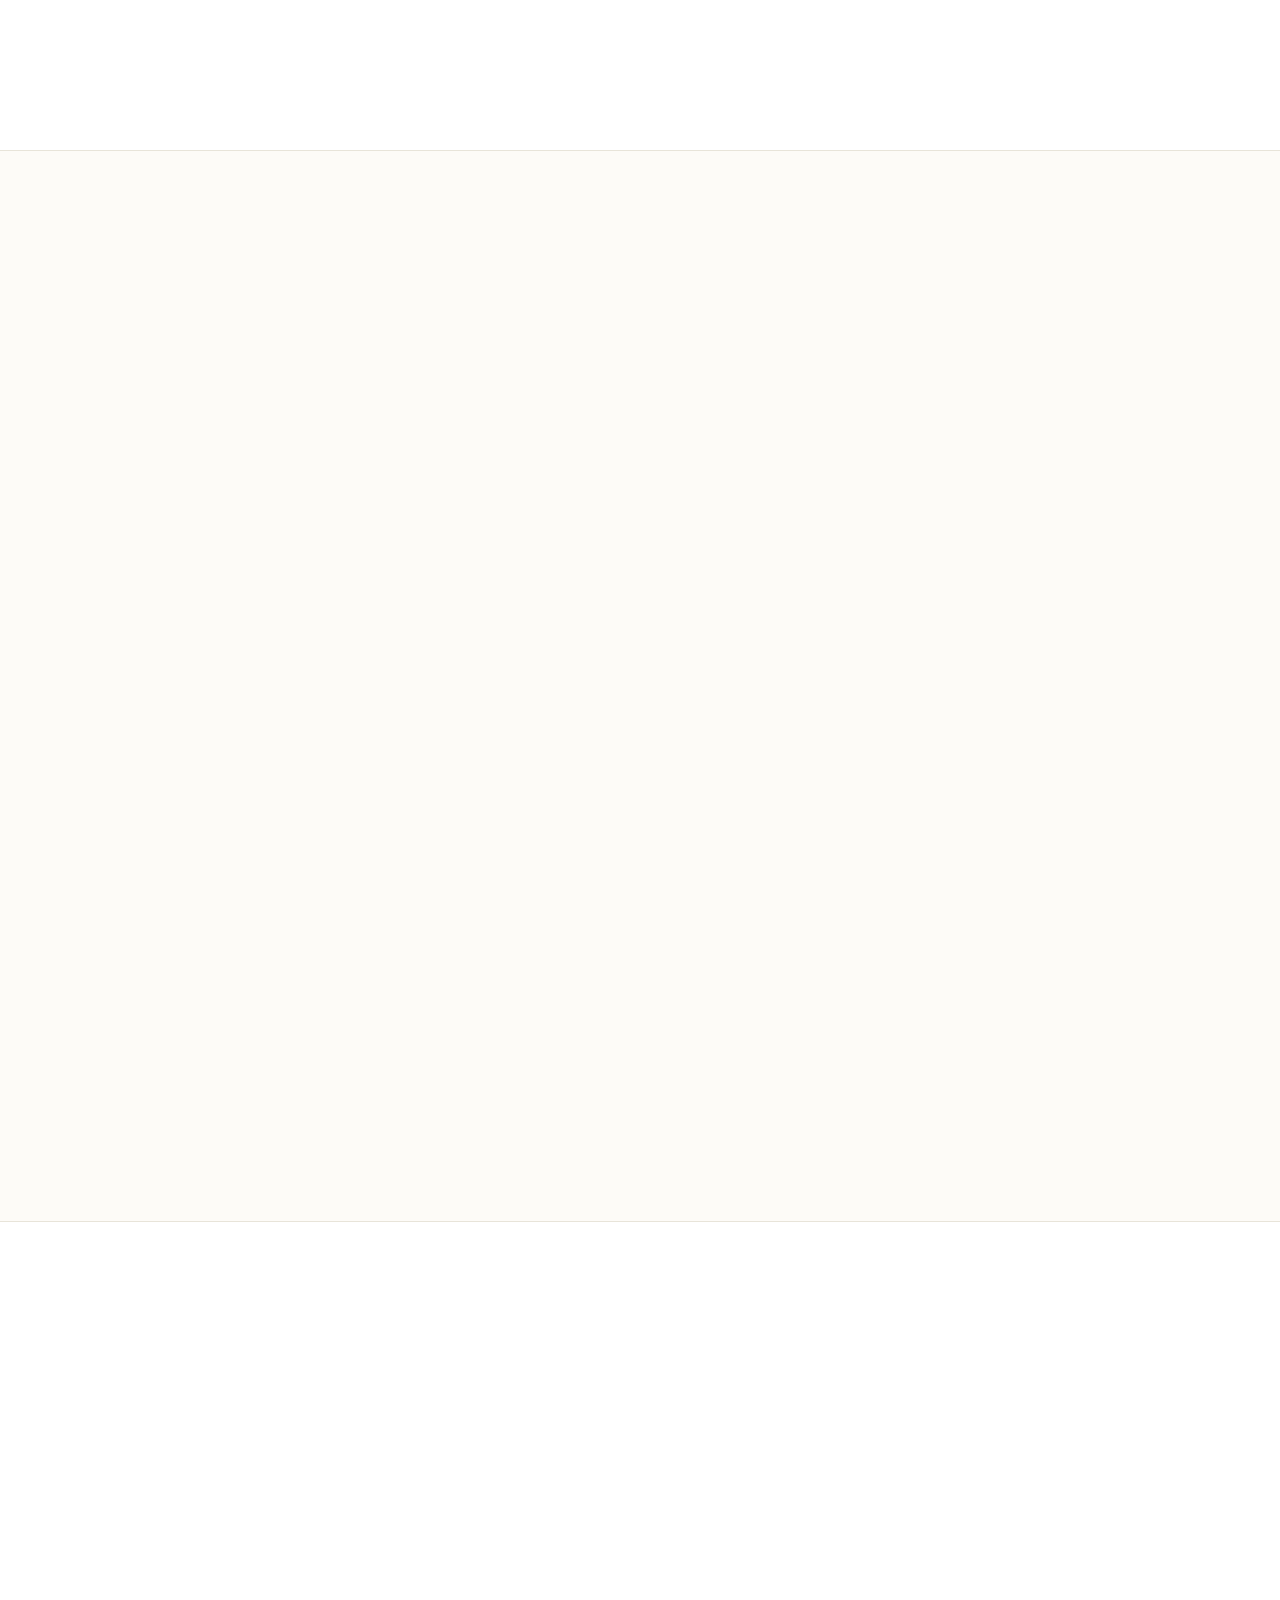
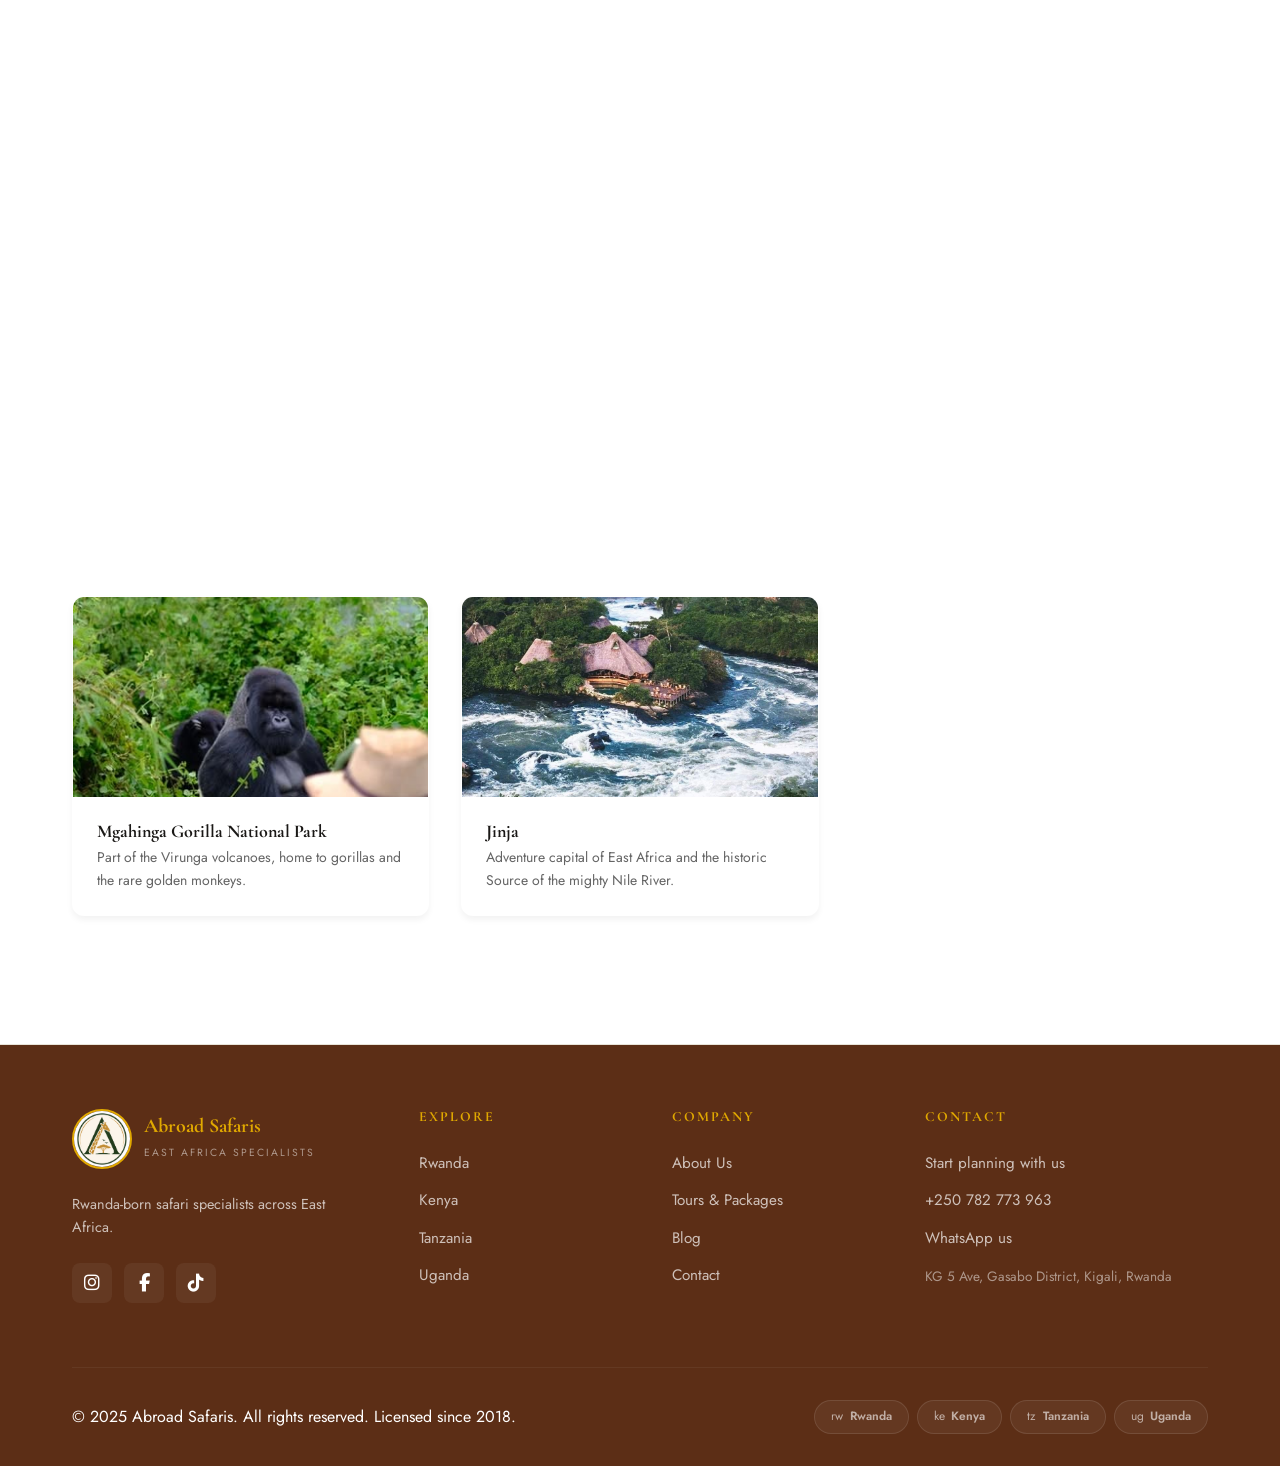
<file: explore.html>
<!DOCTYPE html>
<html lang="en">
<head>
    <meta charset="UTF-8">
    <meta name="viewport" content="width=device-width, initial-scale=1.0">
    <title>Destinations | Abroad Safaris</title>
    
    <link rel="stylesheet" href="https://cdnjs.cloudflare.com/ajax/libs/font-awesome/6.4.0/css/all.min.css">
    <link rel="stylesheet" href="css/variables.css">
    <link rel="stylesheet" href="css/global.css">
    
    <style>
        .page-header {
            padding: calc(var(--spacing-xl) * 1.5) 0 var(--spacing-xl);
            background: var(--color-primary-dark);
            color: white;
            text-align: center;
        }

        .country-section {
            padding: var(--spacing-xl) 0;
            border-bottom: 1px solid var(--color-neutral-300);
        }
        
        .country-section:last-child {
            border-bottom: none;
        }
        
        .country-header {
            display: flex;
            align-items: center;
            gap: var(--spacing-md);
            margin-bottom: var(--spacing-lg);
        }

        .country-flag {
            font-size: 3rem;
        }

        .country-title {
            font-size: 2.5rem;
            color: var(--color-primary);
        }

        .attractions-grid {
            display: grid;
            grid-template-columns: repeat(auto-fill, minmax(280px, 1fr));
            gap: var(--spacing-md);
        }

        .attraction-card {
            background: var(--color-neutral-100);
            border-radius: var(--border-radius);
            padding: 0;
            box-shadow: var(--shadow-sm);
            transition: var(--transition-normal);
            display: flex;
            flex-direction: column;
            gap: 0;
            border: 1px solid transparent;
            overflow: hidden;
        }

        .attraction-card:hover {
            transform: translateY(-5px);
            box-shadow: var(--shadow-md);
            border-color: var(--color-accent);
        }

        .attraction-icon {
            width: 40px;
            height: 40px;
            border-radius: 50%;
            background: rgba(224, 168, 0, 0.1);
            color: var(--color-accent);
            display: flex;
            align-items: center;
            justify-content: center;
            flex-shrink: 0;
            font-size: 1.25rem;
        }

        .attraction-info h4 {
            font-size: 1.125rem;
            margin-bottom: 0.25rem;
            color: var(--color-neutral-900);
        }
        
        .attraction-info p {
            font-size: 0.875rem;
            color: var(--color-neutral-800);
            opacity: 0.8;
        }

        .attraction-img {
            width: 100%;
            height: 200px;
            overflow: hidden;
            flex-shrink: 0;
            background: var(--color-neutral-200);
        }

        .attraction-img img {
            width: 100%;
            height: 100%;
            object-fit: cover;
        }

        .attraction-info {
            padding: 1.5rem;
        }
        .attraction-img img {
            width: 100%;
            height: 100%;
            object-fit: cover;
        }
    </style>
</head>
<body>

    <!-- Header (injected) -->
    <div id="site-header"></div>

    <!-- Page Header -->
    <div class="page-header">
        <img src="images/uganda-queen elizabeth.jpg" alt="Tree-climbing Lion" class="page-header-bg" style="object-position: center 30%;">
        <div class="container reveal">
            <span class="eyebrow" style="color: var(--color-accent); margin-bottom: 1rem; display: block; letter-spacing: 2px;" data-i18n="explore.hero.eyebrow">Explore East Africa</span>
            <h1 style="font-size: clamp(2.5rem, 5vw, 4rem); color: white; margin-bottom: 1rem;" data-i18n="explore.hero.title">Our Destinations</h1>
            <p style="opacity: 0.8; max-width: 600px; margin: 0 auto;" data-i18n="explore.hero.subtitle">Discover the breathtaking landscapes, incredible wildlife, and rich cultures of Rwanda, Kenya, Tanzania, and Uganda.</p>
        </div>
    </div>

    <!-- Rwanda Section -->
    <section id="rwanda" class="country-section">
        <div class="container">
            <div class="country-header reveal">
                <div class="country-flag">🇷🇼</div>
                <div>
                    <h2 class="country-title">Rwanda</h2>
                    <p style="color: var(--color-neutral-800);" data-i18n="explore.rwanda.subtitle">The Land of a Thousand Hills.</p>
                </div>
            </div>
            
            <div class="attractions-grid">
                <div class="attraction-card reveal">
                    <div class="attraction-img"><img src="images/rwanda-volcanoes.jpg.jpg" alt="Volcanoes National Park"></div>
                    <div class="attraction-info">
                        <h4>Volcanoes National Park</h4>
                        <p>World-famous for thrilling mountain gorilla trekking experiences.</p>
                    </div>
                </div>
                <div class="attraction-card reveal" style="transition-delay: 0.1s;">
                    <div class="attraction-img"><img src="images/rwanda-akagera.jpg.jpg" alt="Akagera National Park"></div>
                    <div class="attraction-info">
                        <h4>Akagera National Park</h4>
                        <p>Rwanda's Big Five destination featuring stunning savanna and wetland lakes.</p>
                    </div>
                </div>
                <div class="attraction-card reveal" style="transition-delay: 0.2s;">
                    <div class="attraction-img"><img src="images/zipline.jfif" alt="Nyungwe National Park"></div>
                    <div class="attraction-info">
                        <h4>Nyungwe National Park</h4>
                        <p>Ancient rainforest home to chimpanzees, primates, and an iconic canopy walk and zipline experience.</p>
                    </div>
                </div>
                <div class="attraction-card reveal" style="transition-delay: 0.3s;">
                    <div class="attraction-img"><img src="images/rwanda-lakekivu.jpg.jpg" alt="Lake Kivu"></div>
                    <div class="attraction-info">
                        <h4>Lake Kivu</h4>
                        <p>One of Africa's Great Lakes, perfect for relaxing and water sports.</p>
                    </div>
                </div>
                <div class="attraction-card reveal">
                    <div class="attraction-img"><img src="images/rwanda-bisoke.jpg.jpg" alt="Mount Bisoke HIKE"></div>
                    <div class="attraction-info">
                        <h4>Mount Bisoke HIKE</h4>
                        <p>A thrilling climb to a beautiful crater lake at the summit of this dormant volcano.</p>
                    </div>
                </div>
                <div class="attraction-card reveal" style="transition-delay: 0.1s;">
                    <div class="attraction-img"><img src="images/rwanda-kingspalace.jpg.jpg" alt="King's Palace Museum"></div>
                    <div class="attraction-info">
                        <h4>King's Palace Museum</h4>
                        <p>Traditional royal residence featuring the famous Inyambo cattle.</p>
                    </div>
                </div>
                <div class="attraction-card reveal" style="transition-delay: 0.2s;">
                    <div class="attraction-img"><img src="images/rwanda-ethnographic.jpg.jpg" alt="Ethnographic Museum"></div>
                    <div class="attraction-info">
                        <h4>Ethnographic Museum</h4>
                        <p>One of Africa's finest collections of pre-colonial cultural artifacts.</p>
                    </div>
                </div>
                <div class="attraction-card reveal" style="transition-delay: 0.3s;">
                    <div class="attraction-img"><img src="images/rwanda-community2.jpeg.jpg" alt="Community experiences"></div>
                    <div class="attraction-info">
                        <h4>Community experiences</h4>
                        <p>Immerse yourself in local culture through authentic village visits and activities.</p>
                    </div>
                </div>
            </div>
        </div>
    </section>

    <!-- Kenya Section -->
    <section id="kenya" class="country-section" style="background-color: var(--color-neutral-100);">
        <div class="container">
            <div class="country-header reveal">
                <div class="country-flag">🇰🇪</div>
                <div>
                    <h2 class="country-title">Kenya</h2>
                    <p style="color: var(--color-neutral-800);" data-i18n="explore.kenya.subtitle">The heart of the classic African safari.</p>
                </div>
            </div>
            
            <div class="attractions-grid">
                <div class="attraction-card reveal">
                    <div class="attraction-img"><img src="images/kenya-maasaimara.jpg" alt="Maasai Mara National Reserve"></div>
                    <div class="attraction-info">
                        <h4>Maasai Mara National Reserve</h4>
                        <p>Legendary site of the Great Migration and dense big cat populations.</p>
                    </div>
                </div>
                <div class="attraction-card reveal" style="transition-delay: 0.1s;">
                    <div class="attraction-img"><img src="images/kenya-amboseli.jpg" alt="Amboseli National Park"></div>
                    <div class="attraction-info">
                        <h4>Amboseli National Park</h4>
                        <p>Famous for large elephant herds with spectacular Mount Kilimanjaro views.</p>
                    </div>
                </div>
                <div class="attraction-card reveal" style="transition-delay: 0.2s;">
                    <div class="attraction-img"><img src="images/kenya-nakuru.jpg" alt="Lake Nakuru National Park"></div>
                    <div class="attraction-info">
                        <h4>Lake Nakuru National Park</h4>
                        <p>A bird-watcher's paradise famous for its massive flocks of pink flamingos.</p>
                    </div>
                </div>
                <div class="attraction-card reveal" style="transition-delay: 0.3s;">
                    <div class="attraction-img"><img src="images/kenya-tsavo.jpg" alt="Tsavo National Park"></div>
                    <div class="attraction-info">
                        <h4>Tsavo National Park</h4>
                        <p>One of the oldest and largest parks, home to the famous "red elephants" and diverse wildlife.</p>
                    </div>
                </div>
                <div class="attraction-card reveal">
                    <div class="attraction-img"><img src="images/kenya-samburu.jpg" alt="Samburu National Reserve"></div>
                    <div class="attraction-info">
                        <h4>Samburu National Reserve</h4>
                        <p>A unique semi-arid wildlife reserve home to rare species like the Grevy's zebra.</p>
                    </div>
                </div>
                <div class="attraction-card reveal" style="transition-delay: 0.1s;">
                    <div class="attraction-img"><img src="images/kenya-diani beach.jpg" alt="Diani Beach"></div>
                    <div class="attraction-info">
                        <h4>Diani Beach</h4>
                        <p>Pristine white sands and turquoise waters for a perfect coastline experience.</p>
                    </div>
                </div>
                <div class="attraction-card reveal" style="transition-delay: 0.2s;">
                    <div class="attraction-img"><img src="images/kenya-mount kenya.jpg" alt="Mount Kenya"></div>
                    <div class="attraction-info">
                        <h4>Mount Kenya</h4>
                        <p>Africa's second-highest peak, offering incredible hiking and alpine scenery.</p>
                    </div>
                </div>

            </div>
        </div>
    </section>

    <!-- Tanzania Section -->
    <section id="tanzania" class="country-section">
        <div class="container">
            <div class="country-header reveal">
                <div class="country-flag">🇹🇿</div>
                <div>
                    <h2 class="country-title">Tanzania</h2>
                    <p style="color: var(--color-neutral-800);" data-i18n="explore.tanzania.subtitle">Endless plains and majestic peaks.</p>
                </div>
            </div>
            
            <div class="attractions-grid">
                <div class="attraction-card reveal">
                    <div class="attraction-img"><img src="images/tanzania-serengeti NP.jpg" alt="Serengeti National Park"></div>
                    <div class="attraction-info">
                        <h4>Serengeti National Park</h4>
                        <p>World-famous for its annual wildebeest migration and vast savanna plains.</p>
                    </div>
                </div>
                <div class="attraction-card reveal" style="transition-delay: 0.1s;">
                    <div class="attraction-img"><img src="images/tanzania-ngorongoro.jpg" alt="Ngorongoro Crater"></div>
                    <div class="attraction-info">
                        <h4>Ngorongoro Crater</h4>
                        <p>A stunning volcanic caldera harboring one of the highest wildlife densities.</p>
                    </div>
                </div>
                <div class="attraction-card reveal" style="transition-delay: 0.2s;">
                    <div class="attraction-img"><img src="images/tanzania-kilimanjaro.jpg" alt="Mount Kilimanjaro"></div>
                    <div class="attraction-info">
                        <h4>Mount Kilimanjaro</h4>
                        <p>The iconic snow-capped peak of Africa, offering world-class trekking.</p>
                    </div>
                </div>
                <div class="attraction-card reveal" style="transition-delay: 0.3s;">
                    <div class="attraction-img"><img src="images/tanzania-zanzibar.jpg.jpg" alt="Zanzibar Island"></div>
                    <div class="attraction-info">
                        <h4>Zanzibar Island</h4>
                        <p>Exotic spice island with white-sand beaches and historic Stone Town.</p>
                    </div>
                </div>
                <div class="attraction-card reveal">
                    <div class="attraction-img"><img src="images/tanzania-tarangire.jpg" alt="Tarangire National Park"></div>
                    <div class="attraction-info">
                        <h4>Tarangire National Park</h4>
                        <p>Famous for its ancient baobab trees and massive elephant populations.</p>
                    </div>
                </div>
                <div class="attraction-card reveal" style="transition-delay: 0.1s;">
                    <div class="attraction-img"><img src="images/tanzania-lake manyara.jpg" alt="Lake Manyara National Park"></div>
                    <div class="attraction-info">
                        <h4>Lake Manyara National Park</h4>
                        <p>Diverse habitats featuring tree-climbing lions and flamingo-filled waters.</p>
                    </div>
                </div>

            </div>
        </div>
    </section>

    <!-- Uganda Section -->
    <section id="uganda" class="country-section" style="background-color: var(--color-neutral-100);">
        <div class="container">
            <div class="country-header reveal">
                <div class="country-flag">🇺🇬</div>
                <div>
                    <h2 class="country-title">Uganda</h2>
                    <p style="color: var(--color-neutral-800);" data-i18n="explore.uganda.subtitle">The Pearl of Africa.</p>
                </div>
            </div>
            
            <div class="attractions-grid">
                <div class="attraction-card reveal">
                    <div class="attraction-img"><img src="images/ug-bwindi.jpg" alt="Bwindi Impenetrable National Park"></div>
                    <div class="attraction-info">
                        <h4>Bwindi Impenetrable National Park</h4>
                        <p>A mist-covered ancient forest harboring almost half the world's mountain gorillas.</p>
                    </div>
                </div>
                <div class="attraction-card reveal" style="transition-delay: 0.1s;">
                    <div class="attraction-img"><img src="images/uganda-queen elizabeth.jpg" alt="Queen Elizabeth National Park"></div>
                    <div class="attraction-info">
                        <h4>Queen Elizabeth National Park</h4>
                        <p>Diverse ecosystems featuring tree-climbing lions and the Kazinga Channel.</p>
                    </div>
                </div>
                <div class="attraction-card reveal" style="transition-delay: 0.2s;">
                    <div class="attraction-img"><img src="images/uganda.murchison.jpg" alt="Murchison Falls National Park"></div>
                    <div class="attraction-info">
                        <h4>Murchison Falls National Park</h4>
                        <p>Where the mighty Nile River forces its way through a narrow gorge with thunderous power.</p>
                    </div>
                </div>
                <div class="attraction-card reveal" style="transition-delay: 0.3s;">
                    <div class="attraction-img"><img src="images/uganda-kibale.jpg" alt="Kibale National Park"></div>
                    <div class="attraction-info">
                        <h4>Kibale National Park</h4>
                        <p>The primate capital of the world, offering incredible chimpanzee tracking experiences.</p>
                    </div>
                </div>
                <div class="attraction-card reveal">
                    <div class="attraction-img"><img src="images/uganda-bunyonyi.jpg" alt="Lake Bunyonyi"></div>
                    <div class="attraction-info">
                        <h4>Lake Bunyonyi</h4>
                        <p>A serene, island-dotted lake perfect for canoeing and cultural discovery.</p>
                    </div>
                </div>
                <div class="attraction-card reveal" style="transition-delay: 0.1s;">
                    <div class="attraction-img"><img src="images/uganda-rwenzori.jpg" alt="Rwenzori Mountains"></div>
                    <div class="attraction-info">
                        <h4>Rwenzori Mountains</h4>
                        <p>The legendary "Mountains of the Moon", offering spectacular alpine scenery and trekking.</p>
                    </div>
                </div>
                <div class="attraction-card reveal" style="transition-delay: 0.2s;">
                    <div class="attraction-img"><img src="images/uganda-mgahinga.jpg" alt="Mgahinga Gorilla National Park"></div>
                    <div class="attraction-info">
                        <h4>Mgahinga Gorilla National Park</h4>
                        <p>Part of the Virunga volcanoes, home to gorillas and the rare golden monkeys.</p>
                    </div>
                </div>
                <div class="attraction-card reveal" style="transition-delay: 0.3s;">
                    <div class="attraction-img"><img src="images/uganda-jinja.jpg" alt="Jinja"></div>
                    <div class="attraction-info">
                        <h4>Jinja</h4>
                        <p>Adventure capital of East Africa and the historic Source of the mighty Nile River.</p>
                    </div>
                </div>
            </div>
        </div>
    </section>

    <!-- Footer -->
    <footer class="footer">
        <div class="container">
            <div class="footer-grid">
                <div class="footer-col">
                    <div style="display: flex; align-items: center; gap: 0.75rem; margin-bottom: 1.5rem;">
                        <img src="images/logo.png" alt="Abroad Safaris Logo" style="width: 60px; height: 60px; border-radius: 50%; object-fit: cover; border: 2px solid var(--color-accent);">
                        <div>
                            <h3 style="color: var(--color-accent); margin: 0; font-size: 1.25rem;" data-i18n="footer.brand">Abroad Safaris</h3>
                            <span style="font-size: 0.65rem; letter-spacing: 2px; color: rgba(255,255,255,0.5);">EAST AFRICA SPECIALISTS</span>
                        </div>
                    </div>
                    <p style="color: rgba(255,255,255,0.7); font-size: 0.9rem; margin-bottom: 1.5rem;" data-i18n="footer.tagline">Rwanda-born safari specialists across East Africa.</p>
                    <div class="footer-social">
                        <a href="https://www.instagram.com/abroad.safaris" target="_blank" class="social-icon"><i class="fab fa-instagram"></i></a>
                        <a href="https://www.facebook.com/abroadsafaris" target="_blank" class="social-icon"><i class="fab fa-facebook-f"></i></a>
                        <a href="https://www.tiktok.com/@abroad.s" target="_blank" class="social-icon"><i class="fab fa-tiktok"></i></a>
                    </div>
                </div>
                <div class="footer-col">
                    <h4 data-i18n="footer.col.explore">Explore</h4>
                    <ul class="footer-links">
                        <li><a href="explore.html#rwanda">Rwanda</a></li>
                        <li><a href="explore.html#kenya">Kenya</a></li>
                        <li><a href="explore.html#tanzania">Tanzania</a></li>
                        <li><a href="explore.html#uganda">Uganda</a></li>
                    </ul>
                </div>
                <div class="footer-col">
                    <h4 data-i18n="footer.col.company">Company</h4>
                    <ul class="footer-links">
                        <li><a href="about.html" data-i18n="footer.link.about">About Us</a></li>
                        <li><a href="tours.html" data-i18n="footer.link.tours">Tours & Packages</a></li>
                        <li><a href="blog.html" data-i18n="footer.link.blog">Blog</a></li>
                        <li><a href="contact.html" data-i18n="footer.link.contact">Contact</a></li>
                    </ul>
                </div>
                <div class="footer-col">
                    <h4 data-i18n="footer.col.contact">Contact</h4>
                    <ul class="footer-links">
                        <li><a href="contact.html">Start planning with us</a></li>
                        <li><a href="tel:+250782773963">+250 782 773 963</a></li>
                        <li><a href="https://wa.me/250782773963" target="_blank" data-i18n="footer.link.whatsapp">WhatsApp us</a></li>
                        <li style="color: rgba(255,255,255,0.5); font-size: 0.85rem; margin-top: 1rem;">KG 5 Ave, Gasabo District, Kigali, Rwanda</li>
                    </ul>
                </div>
            </div>
            <div class="footer-bottom">
                <p>&copy; 2025 Abroad Safaris. All rights reserved. Licensed since 2018.</p>
                <div class="footer-pills">
                    <div class="pill">rw <span>Rwanda</span></div>
                    <div class="pill">ke <span>Kenya</span></div>
                    <div class="pill">tz <span>Tanzania</span></div>
                    <div class="pill">ug <span>Uganda</span></div>
                </div>
            </div>
        </div>
    </footer>

    <script src="js/i18n.js"></script>
    <script src="js/inject-header.js"></script>
    <script src="js/main.js"></script>
</body>
</html>
</file>
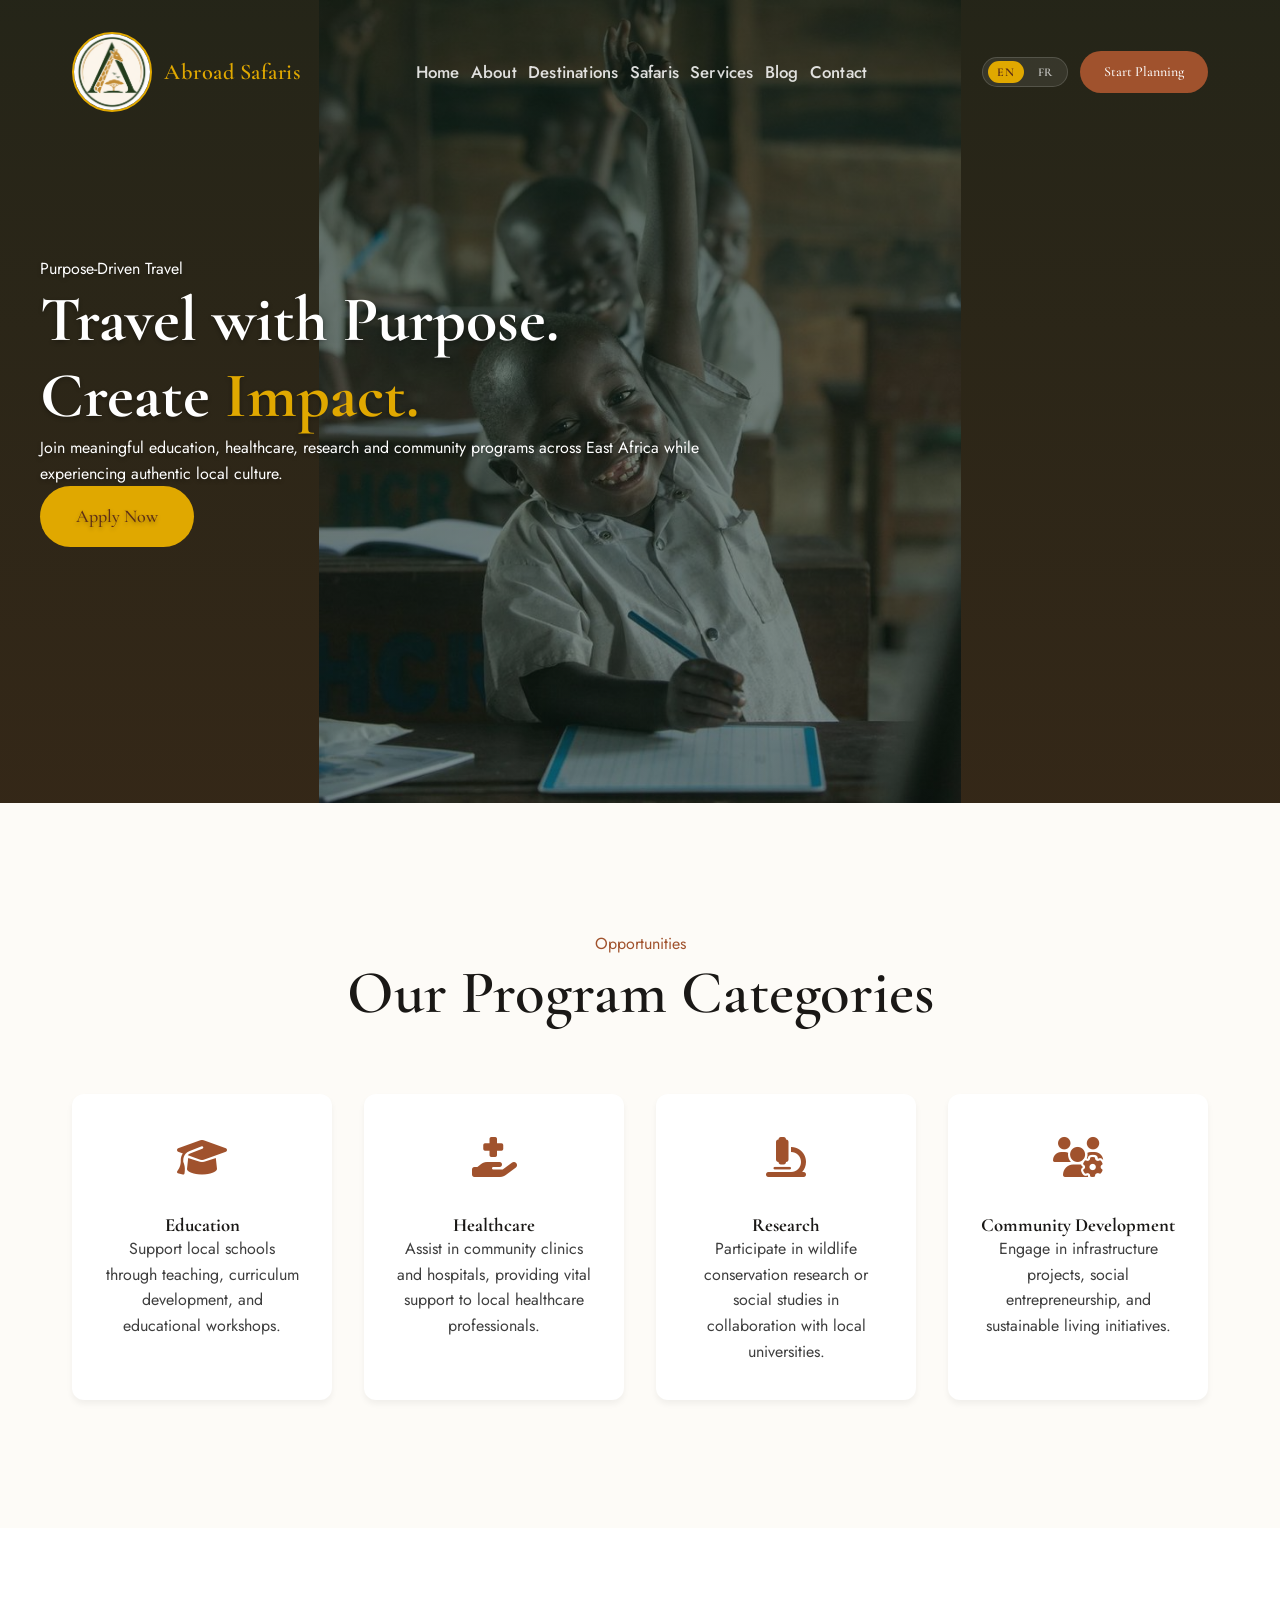
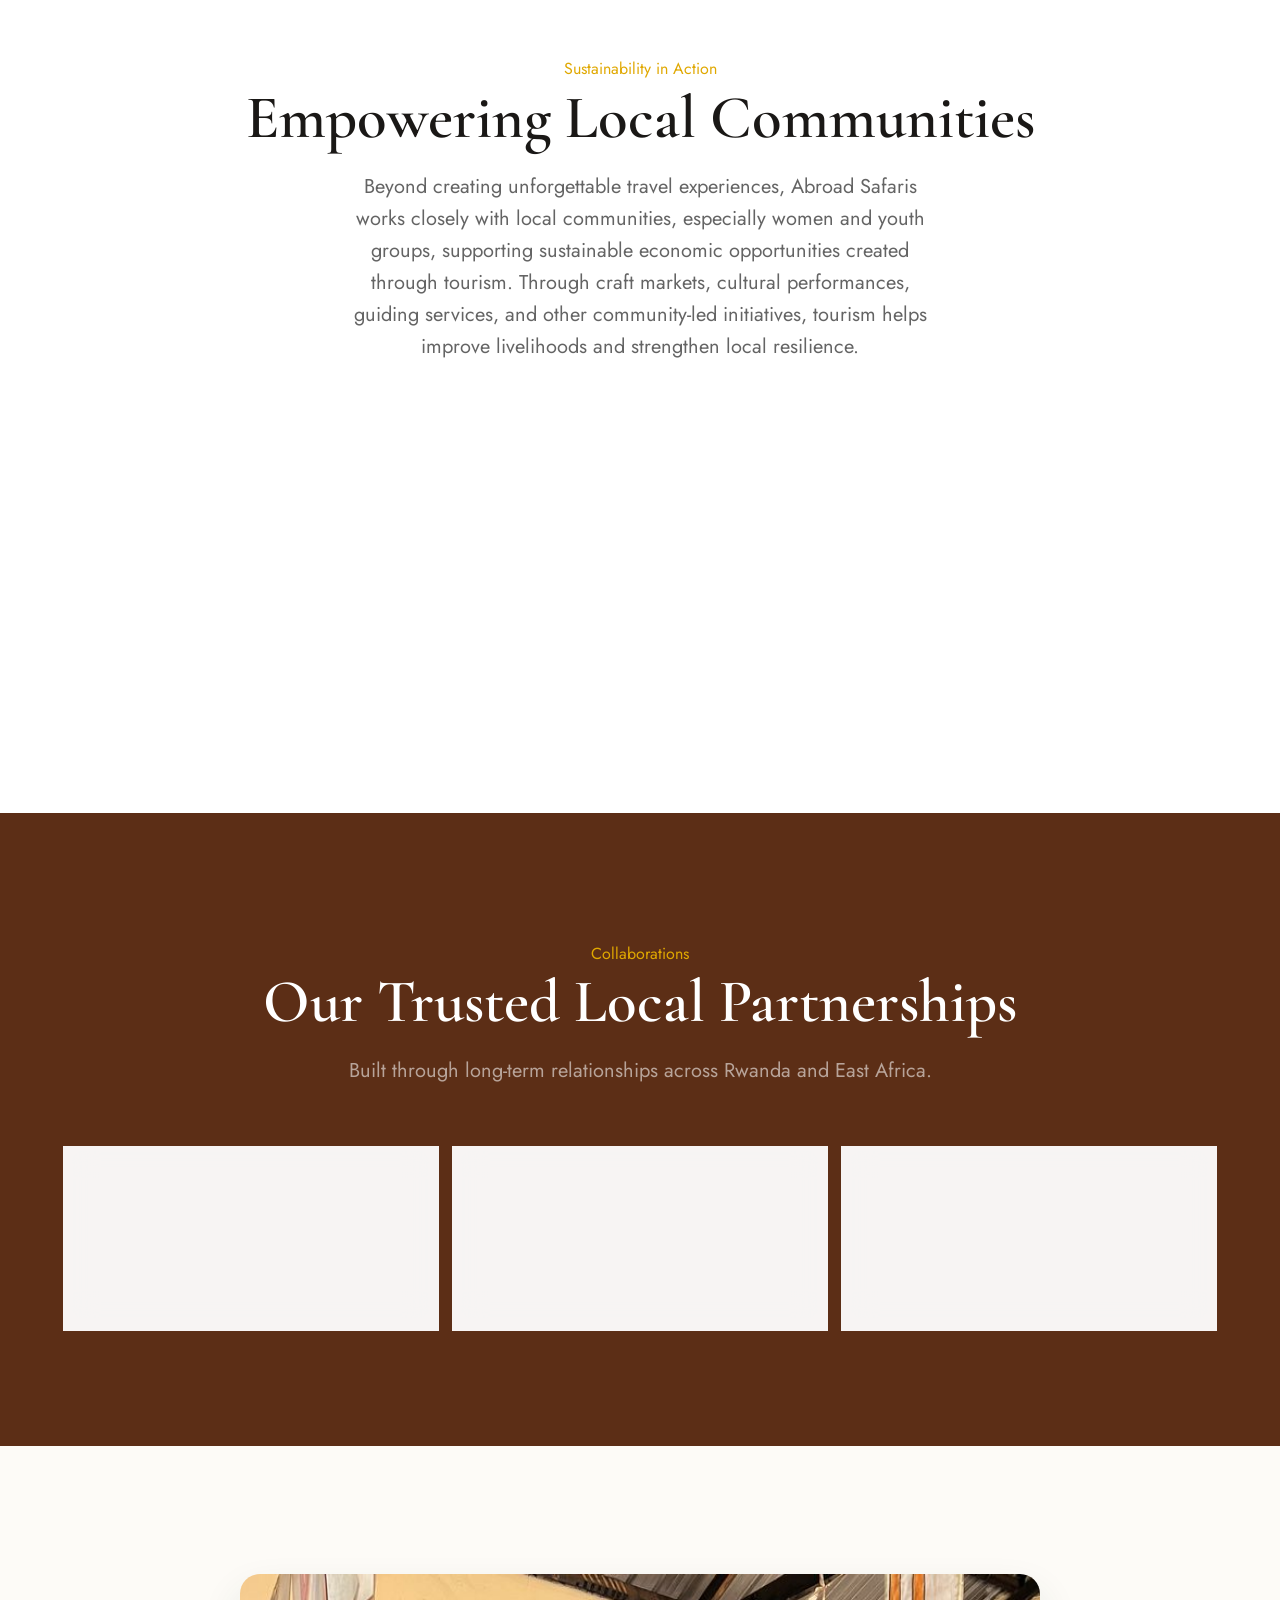
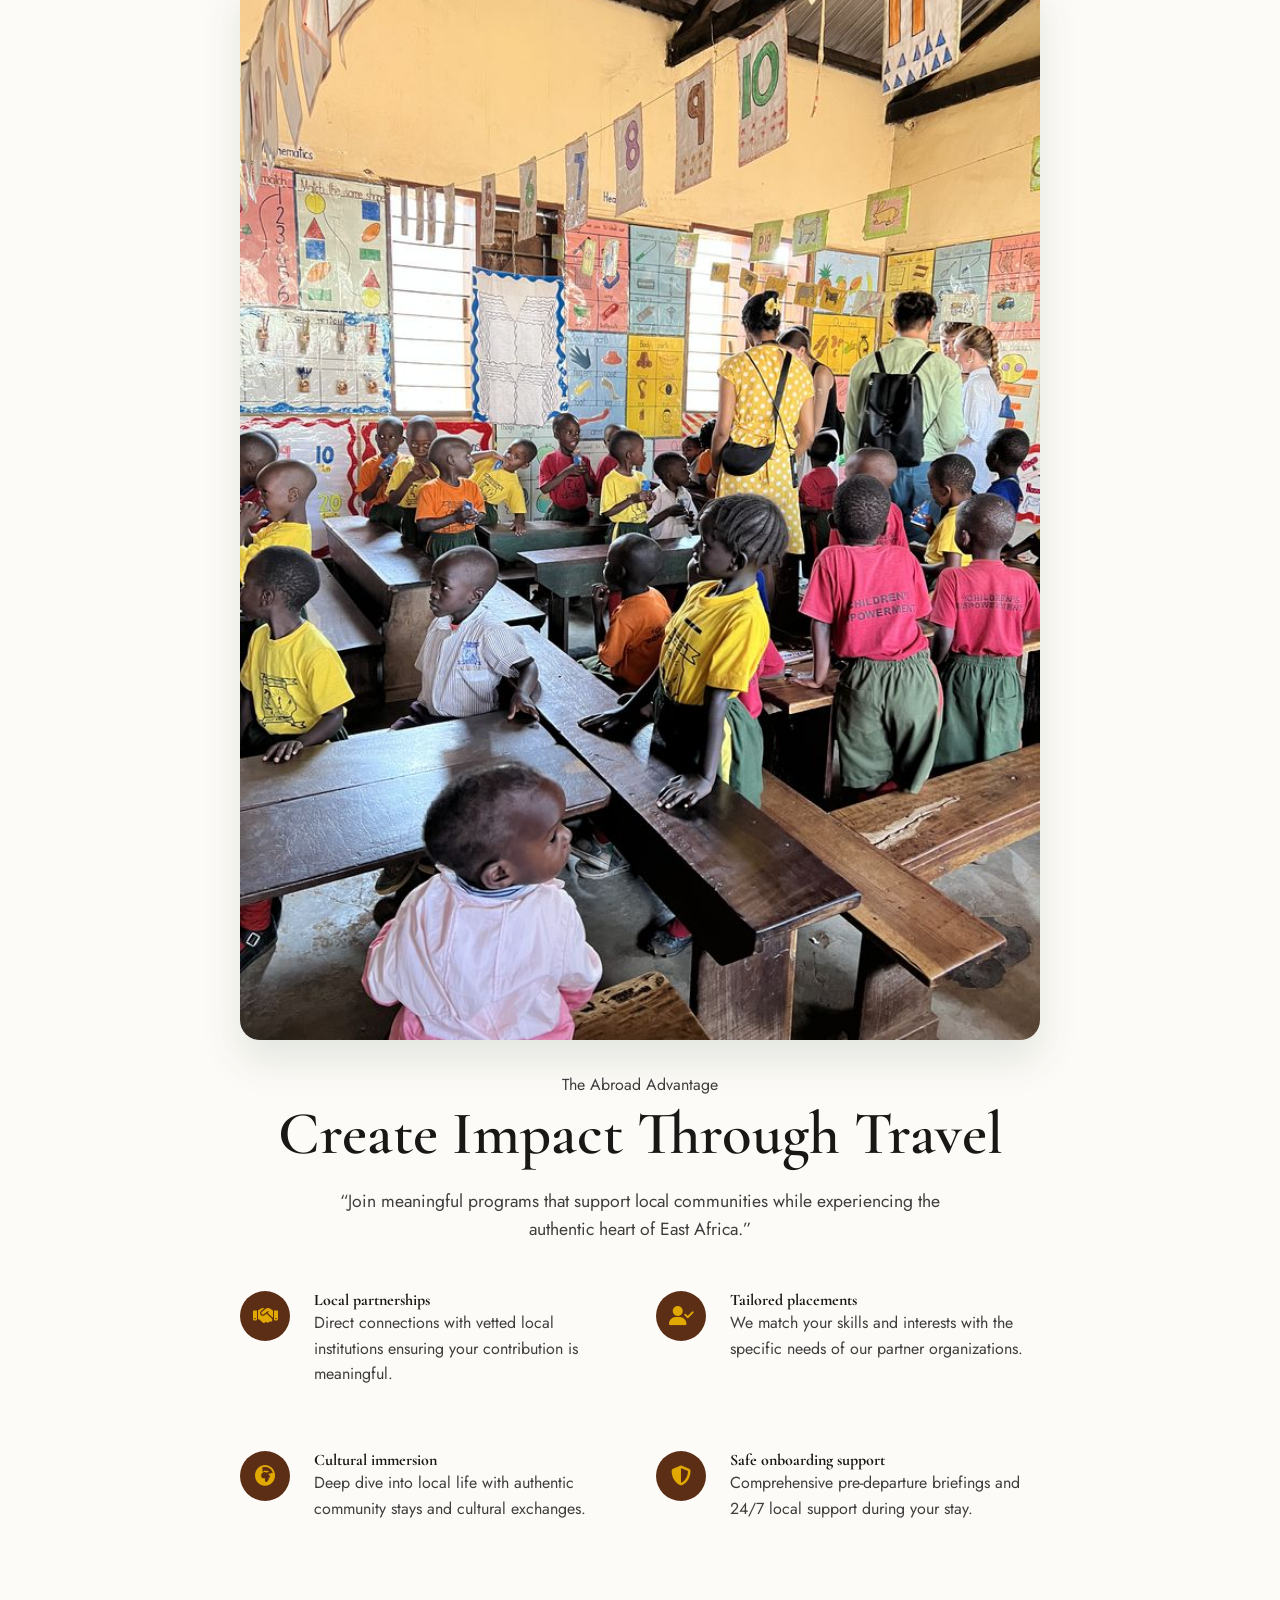
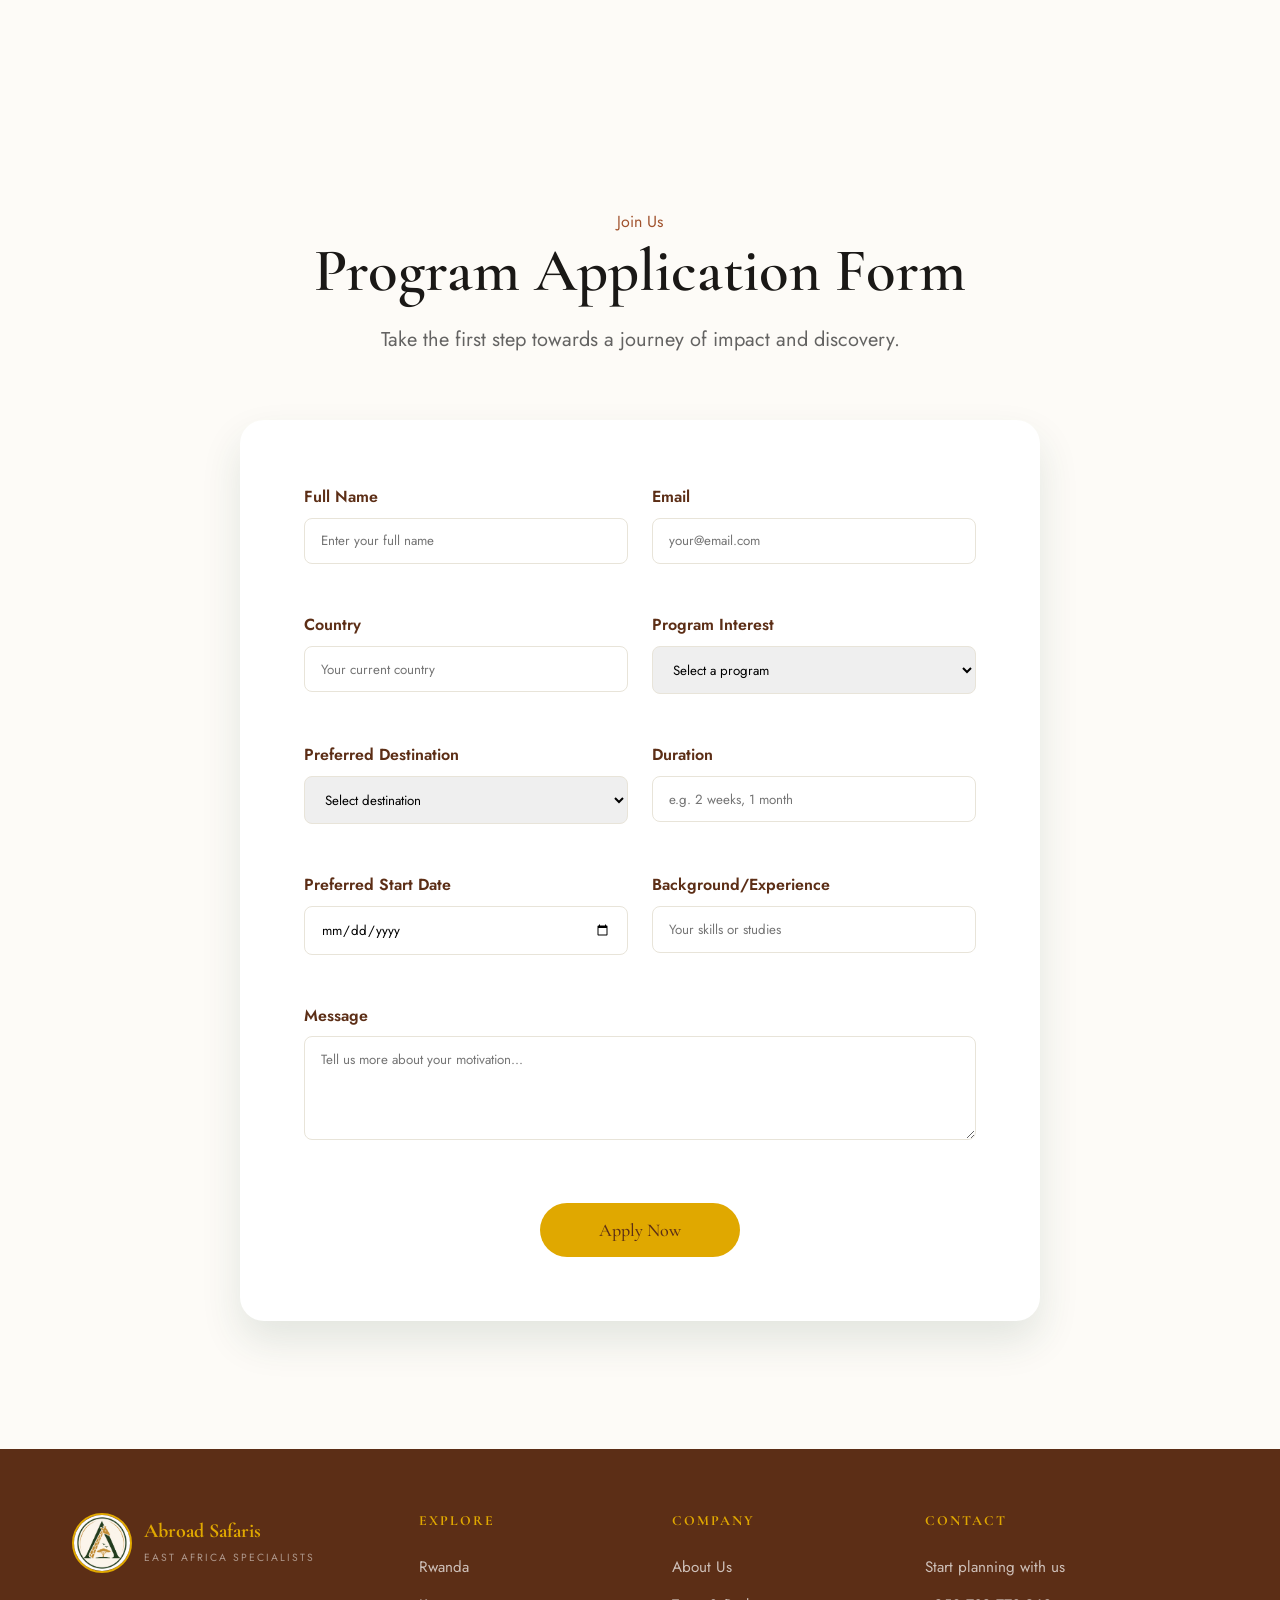
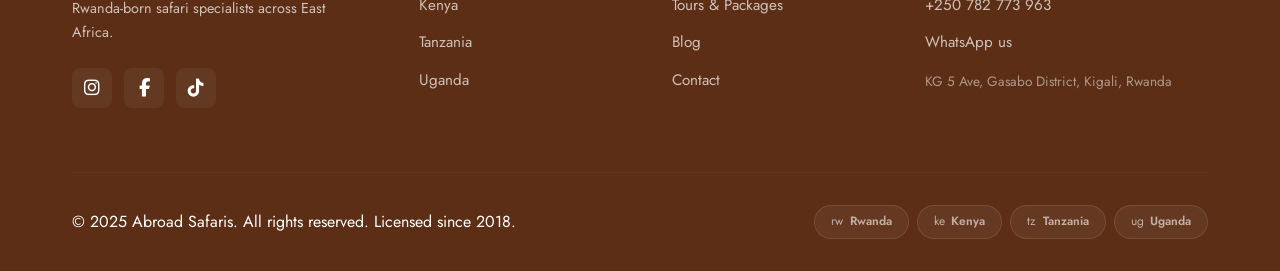
<file: research-volunteer.html>
<!DOCTYPE html>
<html lang="en">
<head>
    <meta charset="UTF-8">
    <meta name="viewport" content="width=device-width, initial-scale=1.0">
    <title>Research & Volunteer | Abroad Safaris</title>
    <meta name="description" content="Join meaningful education, healthcare, research and community programs across East Africa with Abroad Safaris.">
    
    <!-- Fonts and Icons -->
    <link rel="stylesheet" href="https://cdnjs.cloudflare.com/ajax/libs/font-awesome/6.4.0/css/all.min.css">
    
    <!-- Custom CSS -->
    <link rel="stylesheet" href="css/variables.css">
    <link rel="stylesheet" href="css/global.css">
    
    <style>
        .program-card {
            background: white;
            padding: var(--spacing-md);
            border-radius: var(--border-radius);
            box-shadow: var(--shadow-sm);
            transition: var(--transition-normal);
            text-align: center;
            border-bottom: 4px solid transparent;
        }

        .program-card:hover {
            transform: translateY(-10px);
            box-shadow: var(--shadow-lg);
            border-bottom-color: var(--color-accent);
        }

        .program-icon {
            font-size: 2.5rem;
            color: var(--color-primary);
            margin-bottom: 1.5rem;
        }

        .partner-card {
            background: rgba(255, 255, 255, 0.95);
            backdrop-filter: var(--glass-blur);
            border: 1px solid var(--color-neutral-300);
            padding: 2.5rem 2rem;
            border-radius: var(--border-radius);
            text-align: center;
            color: var(--color-primary-dark);
            box-shadow: var(--shadow-sm);
        }

        .partner-card h3 {
            color: var(--color-primary-dark);
            margin-bottom: 1rem;
        }

        .partner-card p {
            color: var(--color-neutral-700);
            opacity: 1;
            line-height: 1.6;
        }

        .why-block {
            display: flex;
            gap: 1.5rem;
            margin-bottom: 2rem;
        }

        .why-icon {
            flex-shrink: 0;
            width: 50px;
            height: 50px;
            background: var(--color-primary-dark);
            color: var(--color-accent);
            border-radius: 50%;
            display: flex;
            align-items: center;
            justify-content: center;
            font-size: 1.25rem;
        }

        .video-container {
            position: relative;
            border-radius: var(--border-radius-lg);
            overflow: hidden;
            box-shadow: var(--shadow-lg);
            aspect-ratio: 16 / 9;
        }

        .video-container video {
            width: 100%;
            height: 100%;
            object-fit: cover;
        }

        /* Form Styling */
        .application-form {
            background: white;
            padding: var(--spacing-lg);
            border-radius: var(--border-radius-lg);
            box-shadow: var(--shadow-lg);
            max-width: 800px;
            margin: 0 auto;
        }

        .form-grid {
            display: grid;
            grid-template-columns: 1fr 1fr;
            gap: 1.5rem;
        }

        .form-group {
            margin-bottom: 1.5rem;
        }

        .form-group.full-width {
            grid-column: span 2;
        }

        .form-group label {
            display: block;
            margin-bottom: 0.5rem;
            font-weight: 600;
            color: var(--color-primary-dark);
        }

        .form-group input, 
        .form-group select, 
        .form-group textarea {
            width: 100%;
            padding: 0.8rem 1rem;
            border: 1px solid var(--color-neutral-300);
            border-radius: 8px;
            font-family: var(--font-body);
            transition: var(--transition-fast);
        }

        .form-group input:focus, 
        .form-group select:focus, 
        .form-group textarea:focus {
            outline: none;
            border-color: var(--color-primary);
            box-shadow: 0 0 0 3px rgba(160, 82, 45, 0.1);
        }

        .hero {
            position: relative;
            width: 100%;
            display: flex;
            align-items: center;
            overflow: hidden;
            background-color: var(--color-primary-dark);
        }

        .hero-bg {
            position: absolute;
            top: 0;
            left: 0;
            width: 100%;
            height: 100%;
            object-fit: contain;
            background-color: var(--color-primary-dark);
            z-index: 0;
        }

        .hero-overlay {
            position: absolute;
            top: 0;
            left: 0;
            width: 100%;
            height: 100%;
            z-index: 1;
        }

        .hero-content {
            position: relative;
            z-index: 2;
            color: white !important;
            padding: var(--spacing-xl) 0;
            text-shadow: 0 2px 4px rgba(0,0,0,0.3);
        }

        .hero-content h1, 
        .hero-content p, 
        .hero-content .eyebrow {
            color: white !important;
        }

        .hero-content h1 span {
            color: var(--color-accent);
        }

        @media (max-width: 768px) {
            .form-grid {
                grid-template-columns: 1fr;
            }
            .form-group.full-width {
                grid-column: span 1;
            }
        }
    </style>
</head>
<body>

    <!-- Header (injected) -->
    <div id="site-header"></div>

    <!-- Hero Section -->
    <section class="hero" style="min-height: 80vh; display: flex; align-items: center; padding: var(--spacing-xl) 0; position: relative;">
        <img src="images/volunteer1.jpg.jfif" alt="Volunteer Program" class="hero-bg">
        <div class="hero-overlay" style="background: linear-gradient(rgba(13, 33, 25, 0.7), rgba(13, 33, 25, 0.5));"></div>
        <div class="container hero-content">
            <span class="eyebrow reveal">Purpose-Driven Travel</span>
            <h1 class="reveal" style="transition-delay: 0.1s; font-size: clamp(2.5rem, 5vw, 4rem);">Travel with Purpose. <br>Create <span>Impact.</span></h1>
            <p class="hero-subtitle reveal" style="transition-delay: 0.2s; max-width: 700px;">
                Join meaningful education, healthcare, research and community programs across East Africa while experiencing authentic local culture.
            </p>
            <div class="reveal" style="transition-delay: 0.3s;">
                <a href="#apply" class="btn btn-accent">Apply Now</a>
            </div>
        </div>
    </section>

    <!-- Program Categories -->
    <section class="section">
        <div class="container">
            <div class="text-center reveal" style="text-align: center; margin-bottom: var(--spacing-lg);">
                <span class="eyebrow" style="color: var(--color-primary);">Opportunities</span>
                <h2 class="section-title">Our Program Categories</h2>
            </div>

            <div style="display: grid; grid-template-columns: repeat(auto-fit, minmax(250px, 1fr)); gap: var(--spacing-md);">
                <div class="program-card reveal">
                    <div class="program-icon"><i class="fas fa-graduation-cap"></i></div>
                    <h3>Education</h3>
                    <p>Support local schools through teaching, curriculum development, and educational workshops.</p>
                </div>
                <div class="program-card reveal" style="transition-delay: 0.1s;">
                    <div class="program-icon"><i class="fas fa-hand-holding-medical"></i></div>
                    <h3>Healthcare</h3>
                    <p>Assist in community clinics and hospitals, providing vital support to local healthcare professionals.</p>
                </div>
                <div class="program-card reveal" style="transition-delay: 0.2s;">
                    <div class="program-icon"><i class="fas fa-microscope"></i></div>
                    <h3>Research</h3>
                    <p>Participate in wildlife conservation research or social studies in collaboration with local universities.</p>
                </div>
                <div class="program-card reveal" style="transition-delay: 0.3s;">
                    <div class="program-icon"><i class="fas fa-users-cog"></i></div>
                    <h3>Community Development</h3>
                    <p>Engage in infrastructure projects, social entrepreneurship, and sustainable living initiatives.</p>
                </div>
            </div>
        </div>
    </section>

    <!-- Empowering Local Communities Section -->
    <section class="section" style="background-color: var(--color-neutral-100);">
        <div class="container">
            <div class="text-center reveal" style="text-align: center; margin-bottom: var(--spacing-lg);">
                <span class="eyebrow" style="color: var(--color-accent);">Sustainability in Action</span>
                <h2 class="section-title">Empowering Local Communities</h2>
                <p class="section-subtitle" style="margin: 0 auto;">Beyond creating unforgettable travel experiences, Abroad Safaris works closely with local communities, especially women and youth groups, supporting sustainable economic opportunities created through tourism. Through craft markets, cultural performances, guiding services, and other community-led initiatives, tourism helps improve livelihoods and strengthen local resilience.</p>
            </div>

            <div style="display: grid; grid-template-columns: repeat(auto-fit, minmax(300px, 1fr)); gap: var(--spacing-lg);">
                <div class="glass-card reveal" style="border: 1px solid var(--color-neutral-300);">
                    <div style="width: 60px; height: 60px; background: rgba(224, 168, 0, 0.1); color: var(--color-accent); border-radius: 50%; display: flex; align-items: center; justify-content: center; font-size: 1.5rem; margin-bottom: 1.5rem;">
                        <i class="fas fa-female"></i>
                    </div>
                    <h4 style="margin-bottom: 1rem;">Women Empowerment</h4>
                    <p style="font-size: 0.95rem; color: var(--color-neutral-800);">Supporting female-led cooperatives and artisan groups to provide sustainable income for families.</p>
                </div>
                <div class="glass-card reveal" style="border: 1px solid var(--color-neutral-300); transition-delay: 0.1s;">
                    <div style="width: 60px; height: 60px; background: rgba(31, 77, 58, 0.1); color: var(--color-primary); border-radius: 50%; display: flex; align-items: center; justify-content: center; font-size: 1.5rem; margin-bottom: 1.5rem;">
                        <i class="fas fa-users"></i>
                    </div>
                    <h4 style="margin-bottom: 1rem;">Youth Development</h4>
                    <p style="font-size: 0.95rem; color: var(--color-neutral-800);">Investing in education and professional training for the next generation of East African leaders.</p>
                </div>
                <div class="glass-card reveal" style="border: 1px solid var(--color-neutral-300); transition-delay: 0.2s;">
                    <div style="width: 60px; height: 60px; background: rgba(139, 94, 60, 0.1); color: #8B5E3C; border-radius: 50%; display: flex; align-items: center; justify-content: center; font-size: 1.5rem; margin-bottom: 1.5rem;">
                        <i class="fas fa-briefcase"></i>
                    </div>
                    <h4 style="margin-bottom: 1rem;">Community Entrepreneurship</h4>
                    <p style="font-size: 0.95rem; color: var(--color-neutral-800);">Nurturing local startups and small businesses that thrive alongside the tourism industry.</p>
                </div>
            </div>
        </div>
    </section>

    <!-- Partner Institutions -->
    <section class="section" style="background-color: var(--color-primary-dark); color: white;">
        <div class="container">
            <div class="text-center reveal" style="text-align: center; margin-bottom: var(--spacing-lg);">
                <span class="eyebrow" style="color: var(--color-accent);">Collaborations</span>
                <h2 class="section-title" style="color: white;">Our Trusted Local Partnerships</h2>
                <p class="section-subtitle" style="color: rgba(255,255,255,0.7); margin: 0 auto;">Built through long-term relationships across Rwanda and East Africa.</p>
            </div>

            <div style="display: grid; grid-template-columns: repeat(auto-fit, minmax(300px, 1fr)); gap: var(--spacing-md);">
                <div class="partner-card reveal">
                    <h3>Schools & Universities</h3>
                    <p style="font-size: 0.9rem; opacity: 0.8;">Collaborating with educational institutions for knowledge exchange and research.</p>
                </div>
                <div class="partner-card reveal" style="transition-delay: 0.1s;">
                    <h3>Hospitals & Clinics</h3>
                    <p style="font-size: 0.9rem; opacity: 0.8;">Supporting local healthcare providers with volunteer medical assistance.</p>
                </div>
                <div class="partner-card reveal" style="transition-delay: 0.2s;">
                    <h3>NGOs & Community Organizations</h3>
                    <p style="font-size: 0.9rem; opacity: 0.8;">Partnering with grassroots organizations for sustainable impact projects.</p>
                </div>
            </div>
        </div>
    </section>

    <!-- Why Choose Us -->
    <section class="section">
        <div class="container">
            <div class="reveal" style="max-width: 800px; margin: 0 auto;">
                <div style="margin-bottom: 2rem; text-align: center;">
                    <img src="images/volunteer2.jpg.jfif" alt="Why Volunteer" style="width: 100%; border-radius: 20px; box-shadow: var(--shadow-lg);">
                </div>
                <div class="text-center" style="text-align: center; margin-bottom: 3rem;">
                    <span class="eyebrow">The Abroad Advantage</span>
                    <h2 class="section-title">Create Impact Through Travel</h2>
                    <p style="color: var(--color-neutral-700); max-width: 600px; margin: 1rem auto 0; font-size: 1.1rem; line-height: 1.6;">
                        “Join meaningful programs that support local communities while experiencing the authentic heart of East Africa.”
                    </p>
                </div>
                
                <div style="display: grid; grid-template-columns: 1fr 1fr; gap: 2rem;">
                    <div class="why-block">
                        <div class="why-icon"><i class="fas fa-handshake"></i></div>
                        <div>
                            <h4>Local partnerships</h4>
                            <p>Direct connections with vetted local institutions ensuring your contribution is meaningful.</p>
                        </div>
                    </div>
                    <div class="why-block">
                        <div class="why-icon"><i class="fas fa-user-check"></i></div>
                        <div>
                            <h4>Tailored placements</h4>
                            <p>We match your skills and interests with the specific needs of our partner organizations.</p>
                        </div>
                    </div>
                    <div class="why-block">
                        <div class="why-icon"><i class="fas fa-globe-africa"></i></div>
                        <div>
                            <h4>Cultural immersion</h4>
                            <p>Deep dive into local life with authentic community stays and cultural exchanges.</p>
                        </div>
                    </div>
                    <div class="why-block">
                        <div class="why-icon"><i class="fas fa-shield-alt"></i></div>
                        <div>
                            <h4>Safe onboarding support</h4>
                            <p>Comprehensive pre-departure briefings and 24/7 local support during your stay.</p>
                        </div>
                    </div>
                </div>
            </div>
        </div>
    </section>

    <!-- Application Form -->
    <section id="apply" class="section" style="background-color: var(--color-neutral-200);">
        <div class="container">
            <div class="text-center reveal" style="text-align: center; margin-bottom: var(--spacing-lg);">
                <span class="eyebrow" style="color: var(--color-primary);">Join Us</span>
                <h2 class="section-title">Program Application Form</h2>
                <p class="section-subtitle" style="margin: 0 auto;">Take the first step towards a journey of impact and discovery.</p>
            </div>

            <form name="program-application" method="POST" data-netlify="true" netlify-honeypot="bot-field" class="application-form reveal">
                <input type="hidden" name="form-name" value="program-application">
                <p style="display:none;"><label>Don’t fill this out if you're human: <input name="bot-field"></label></p>
                <div class="form-grid">
                    <div class="form-group">
                        <label for="name">Full Name</label>
                        <input type="text" id="name" name="name" placeholder="Enter your full name" required>
                    </div>
                    <div class="form-group">
                        <label for="email">Email</label>
                        <input type="email" id="email" name="email" placeholder="your@email.com" required>
                    </div>
                    <div class="form-group">
                        <label for="country">Country</label>
                        <input type="text" id="country" name="country" placeholder="Your current country" required>
                    </div>
                    <div class="form-group">
                        <label for="interest">Program Interest</label>
                        <select id="interest" name="interest" required>
                            <option value="" disabled selected>Select a program</option>
                            <option value="education">Education</option>
                            <option value="healthcare">Healthcare</option>
                            <option value="research">Research</option>
                            <option value="community">Community Development</option>
                        </select>
                    </div>
                    <div class="form-group">
                        <label for="destination">Preferred Destination</label>
                        <select id="destination" name="destination" required>
                            <option value="" disabled selected>Select destination</option>
                            <option value="rwanda">Rwanda</option>
                            <option value="kenya">Kenya</option>
                            <option value="tanzania">Tanzania</option>
                            <option value="uganda">Uganda</option>
                        </select>
                    </div>
                    <div class="form-group">
                        <label for="duration">Duration</label>
                        <input type="text" id="duration" name="duration" placeholder="e.g. 2 weeks, 1 month" required>
                    </div>
                    <div class="form-group">
                        <label for="start-date">Preferred Start Date</label>
                        <input type="date" id="start-date" name="start-date" required>
                    </div>
                    <div class="form-group">
                        <label for="background">Background/Experience</label>
                        <input type="text" id="background" name="background" placeholder="Your skills or studies" required>
                    </div>
                    <div class="form-group full-width">
                        <label for="message">Message</label>
                        <textarea id="message" name="message" rows="4" placeholder="Tell us more about your motivation..."></textarea>
                    </div>
                </div>
                <div style="text-align: center; margin-top: 2rem;">
                    <button type="submit" class="btn btn-accent" style="min-width: 200px;">Apply Now</button>
                </div>
            </form>
        </div>
    </section>

    <!-- Footer -->
    <footer class="footer">
        <div class="container">
            <div class="footer-grid">
                <div class="footer-col">
                    <div style="display: flex; align-items: center; gap: 0.75rem; margin-bottom: 1.5rem;">
                        <img src="images/logo.png" alt="Abroad Safaris Logo" style="width: 60px; height: 60px; border-radius: 50%; object-fit: cover; border: 2px solid var(--color-accent);">
                        <div>
                            <h3 style="color: var(--color-accent); margin: 0; font-size: 1.25rem;">Abroad Safaris</h3>
                            <span style="font-size: 0.65rem; letter-spacing: 2px; color: rgba(255,255,255,0.5);">EAST AFRICA SPECIALISTS</span>
                        </div>
                    </div>
                    <p style="color: rgba(255,255,255,0.7); font-size: 0.9rem; margin-bottom: 1.5rem;">Rwanda-born safari specialists across East Africa.</p>
                    <div class="footer-social">
                        <a href="https://www.instagram.com/abroad.safaris" target="_blank" class="social-icon"><i class="fab fa-instagram"></i></a>
                        <a href="https://www.facebook.com/abroadsafaris" target="_blank" class="social-icon"><i class="fab fa-facebook-f"></i></a>
                        <a href="https://www.tiktok.com/@abroad.s" target="_blank" class="social-icon"><i class="fab fa-tiktok"></i></a>
                    </div>
                </div>
                <div class="footer-col">
                    <h4 data-i18n="footer.col.explore">Explore</h4>
                    <ul class="footer-links">
                        <li><a href="explore.html#rwanda">Rwanda</a></li>
                        <li><a href="explore.html#kenya">Kenya</a></li>
                        <li><a href="explore.html#tanzania">Tanzania</a></li>
                        <li><a href="explore.html#uganda">Uganda</a></li>
                    </ul>
                </div>
                <div class="footer-col">
                    <h4 data-i18n="footer.col.company">Company</h4>
                    <ul class="footer-links">
                        <li><a href="about.html" data-i18n="footer.link.about">About Us</a></li>
                        <li><a href="tours.html" data-i18n="footer.link.tours">Tours & Packages</a></li>
                        <li><a href="blog.html" data-i18n="footer.link.blog">Blog</a></li>
                        <li><a href="contact.html" data-i18n="footer.link.contact">Contact</a></li>
                    </ul>
                </div>
                <div class="footer-col">
                    <h4 data-i18n="footer.col.contact">Contact</h4>
                    <ul class="footer-links">
                        <li><a href="contact.html">Start planning with us</a></li>
                        <li><a href="tel:+250782773963">+250 782 773 963</a></li>
                        <li><a href="https://wa.me/250782773963" target="_blank" data-i18n="footer.link.whatsapp">WhatsApp us</a></li>
                        <li style="color: rgba(255,255,255,0.5); font-size: 0.85rem; margin-top: 1rem;">KG 5 Ave, Gasabo District, Kigali, Rwanda</li>
                    </ul>
                </div>
            </div>
            <div class="footer-bottom">
                <p>&copy; 2025 Abroad Safaris. All rights reserved. Licensed since 2018.</p>
                <div class="footer-pills">
                    <div class="pill">rw <span>Rwanda</span></div>
                    <div class="pill">ke <span>Kenya</span></div>
                    <div class="pill">tz <span>Tanzania</span></div>
                    <div class="pill">ug <span>Uganda</span></div>
                </div>
            </div>
        </div>
    </footer>

    <script src="js/i18n.js" defer></script>
    <script src="js/inject-header.js" defer></script>
    <script src="js/main.js" defer></script>
</body>
</html>
</file>
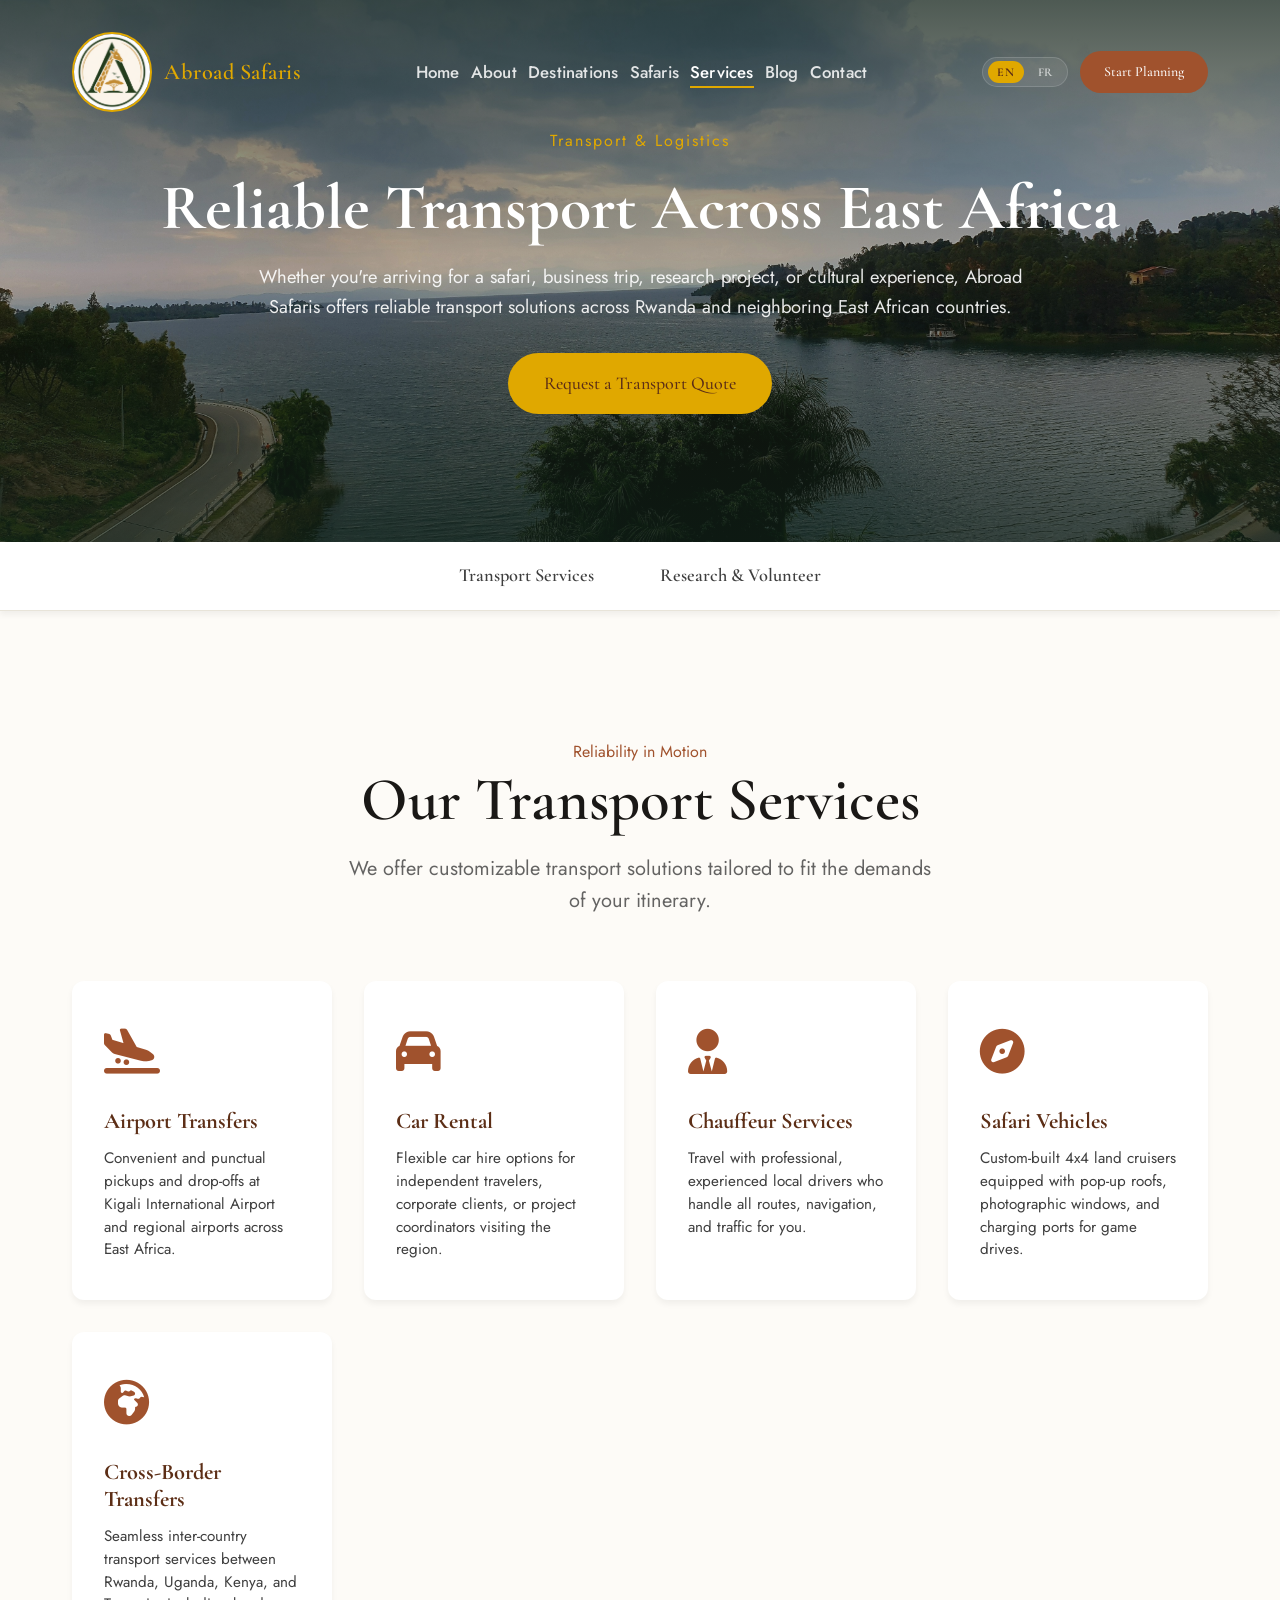
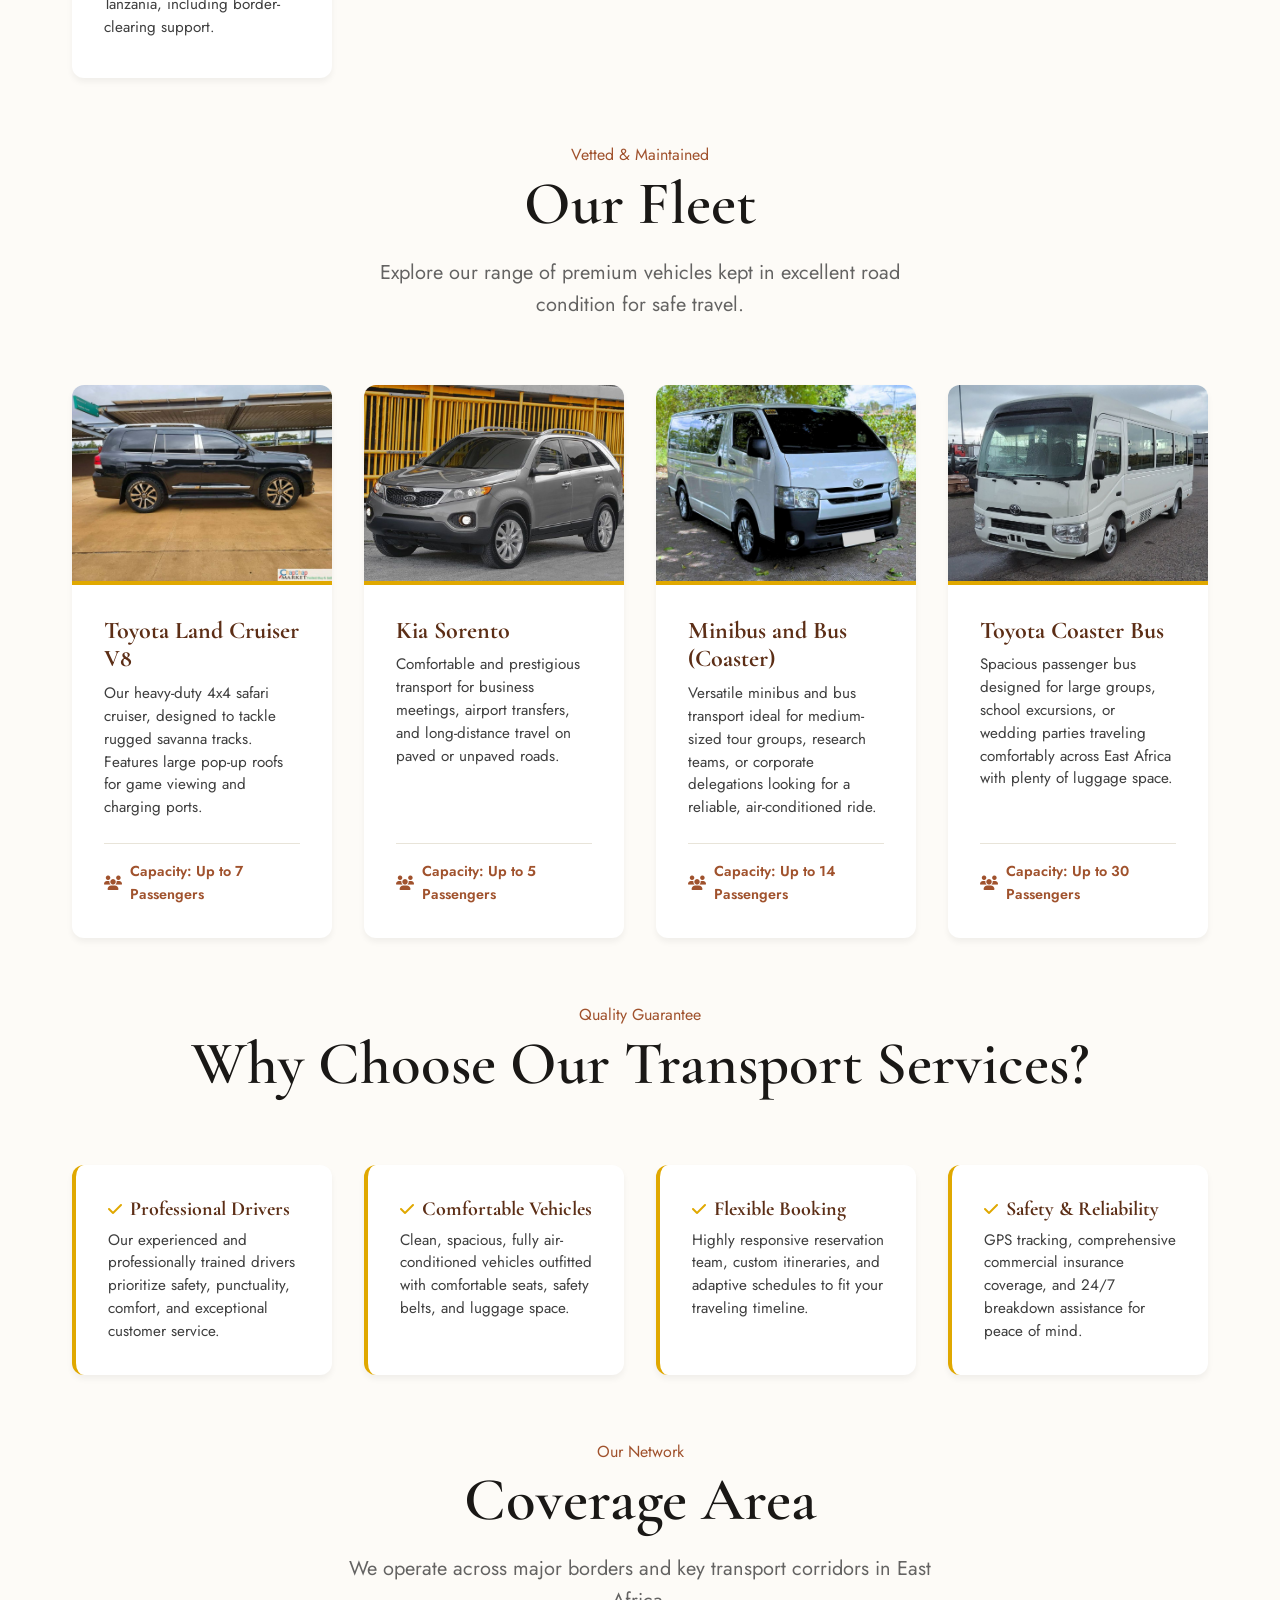
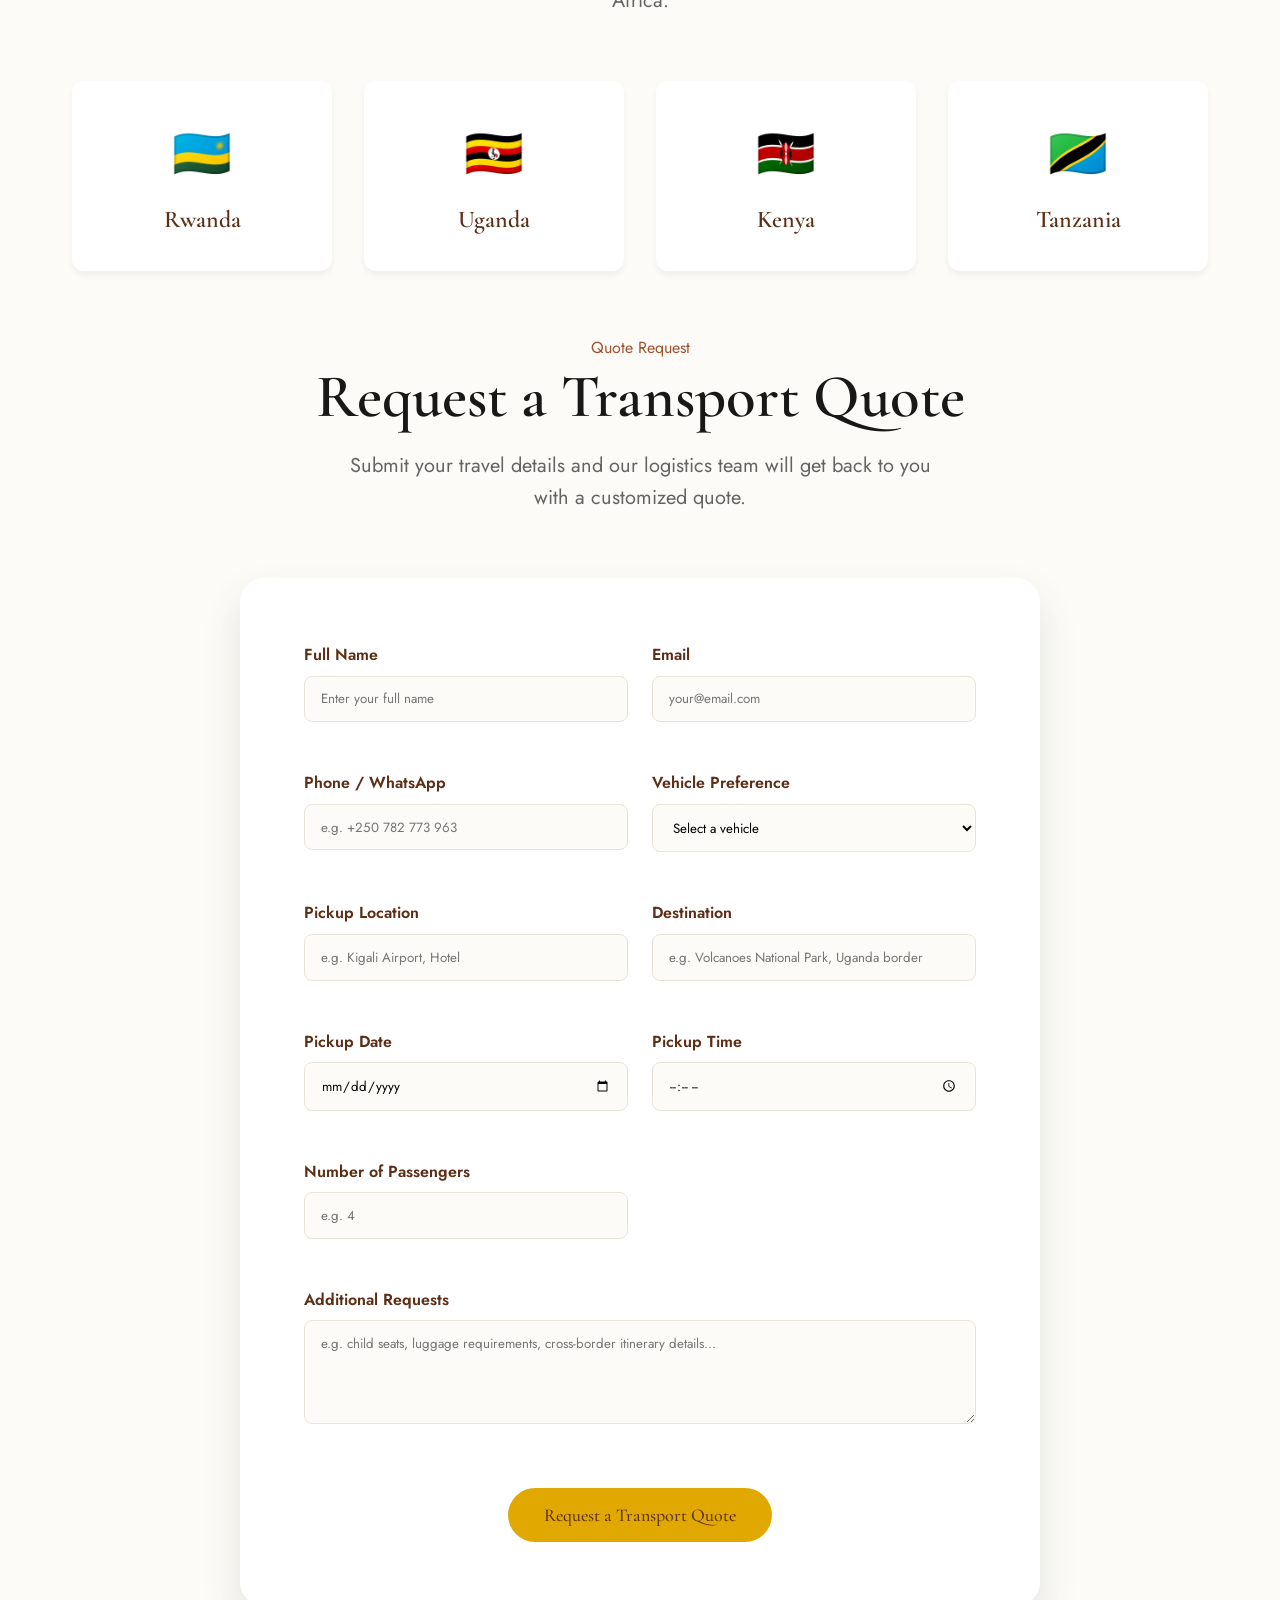
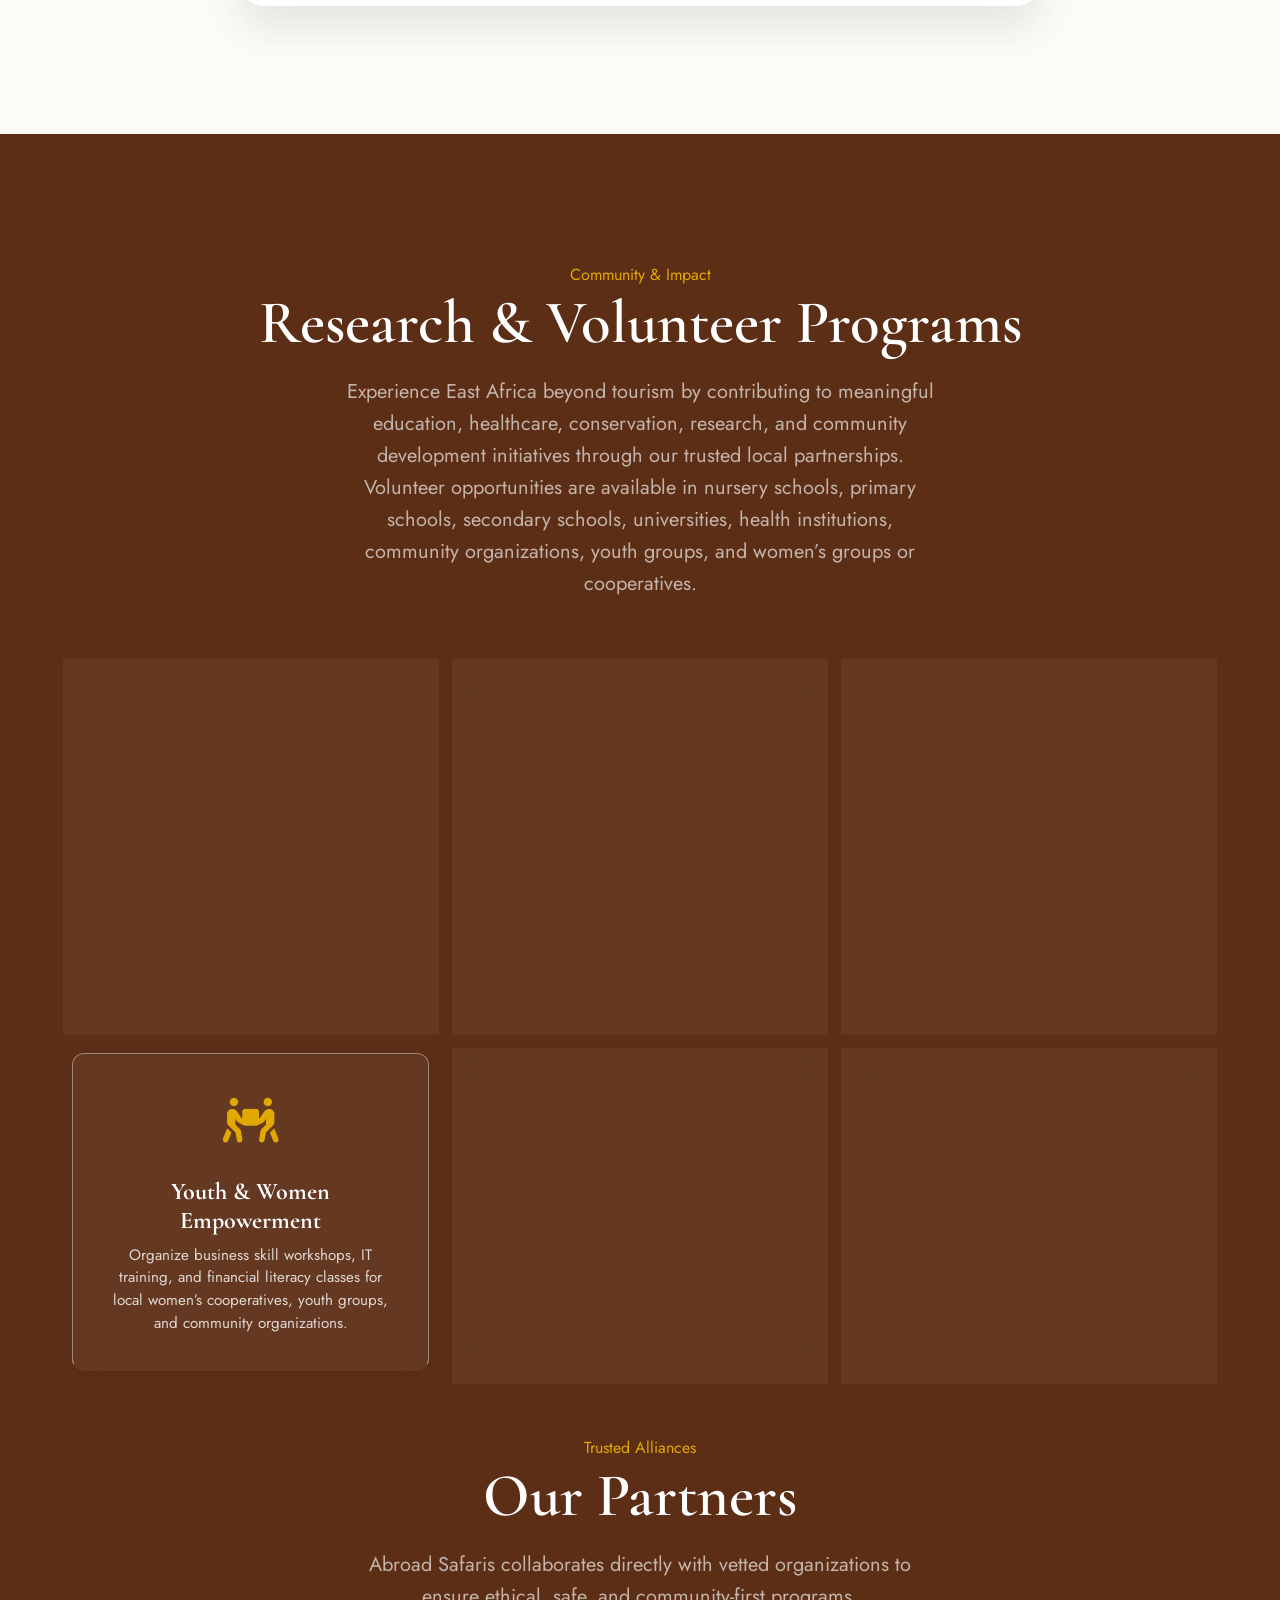
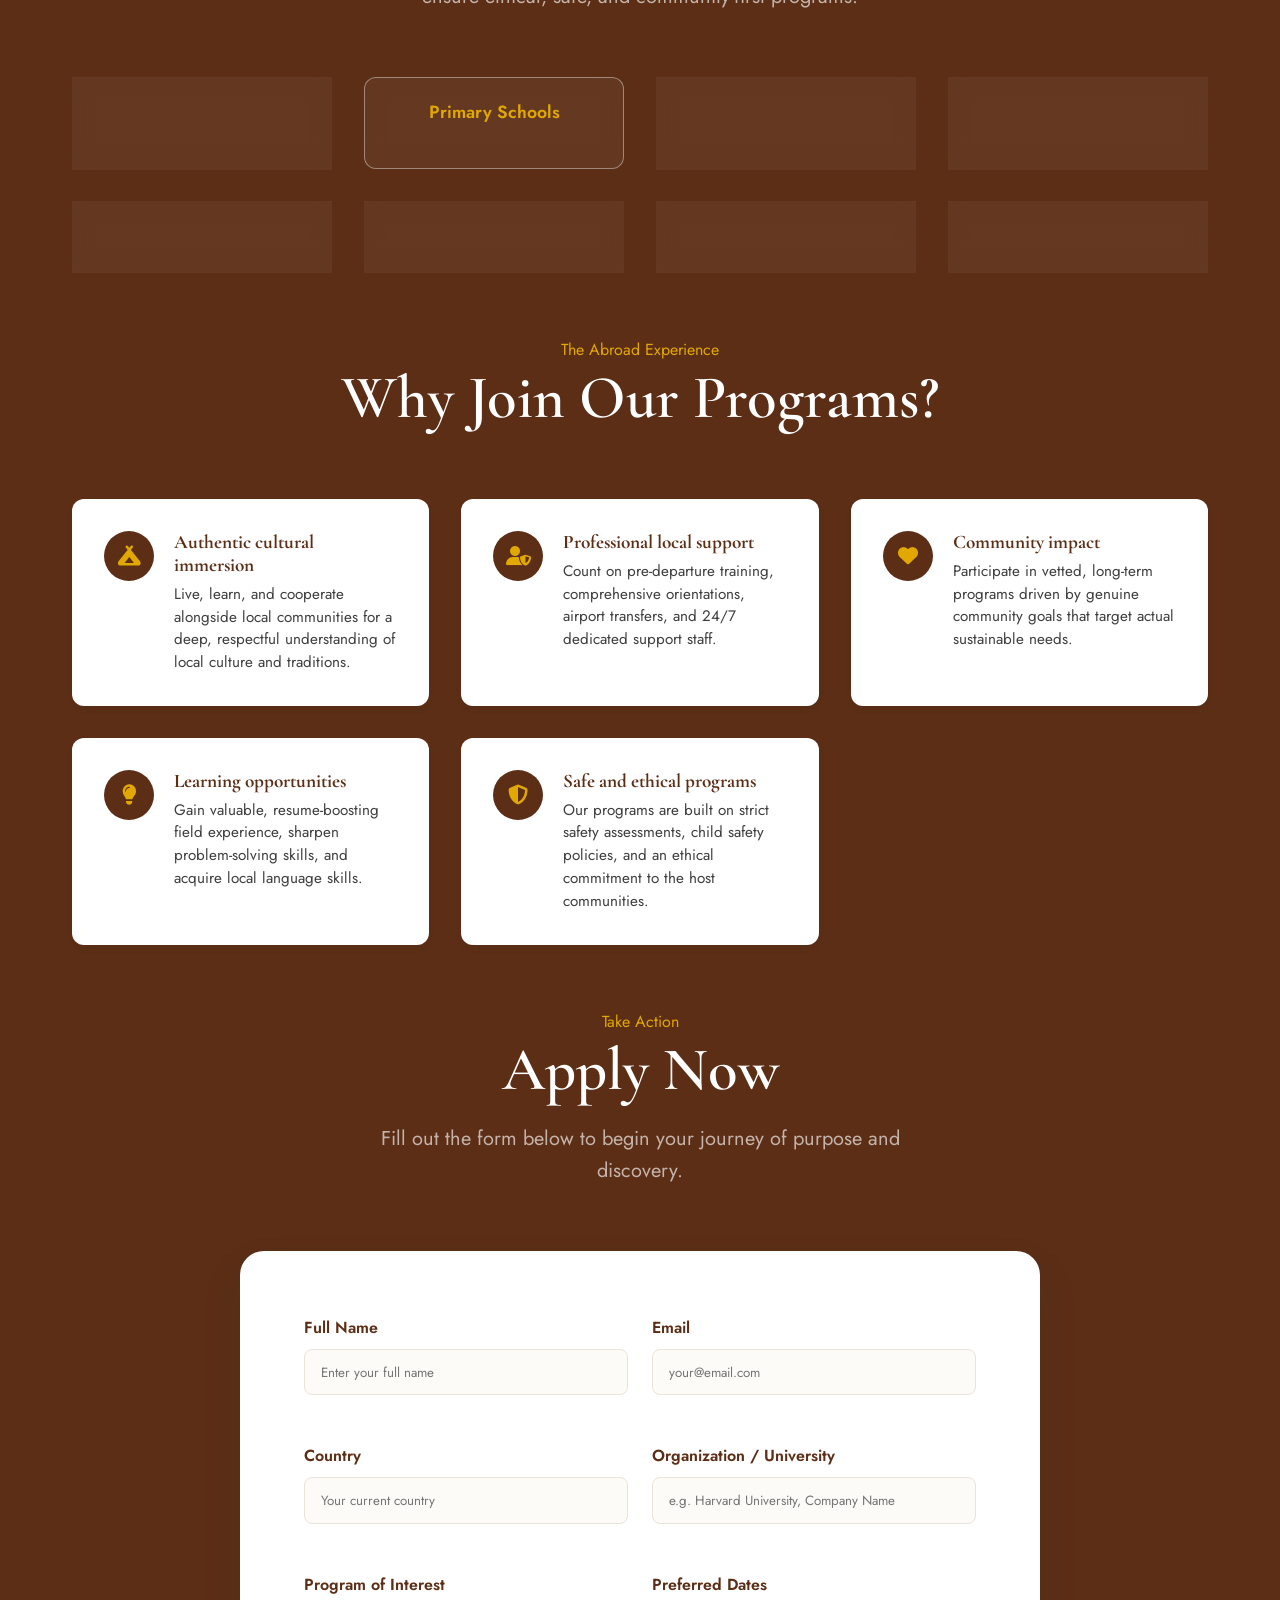
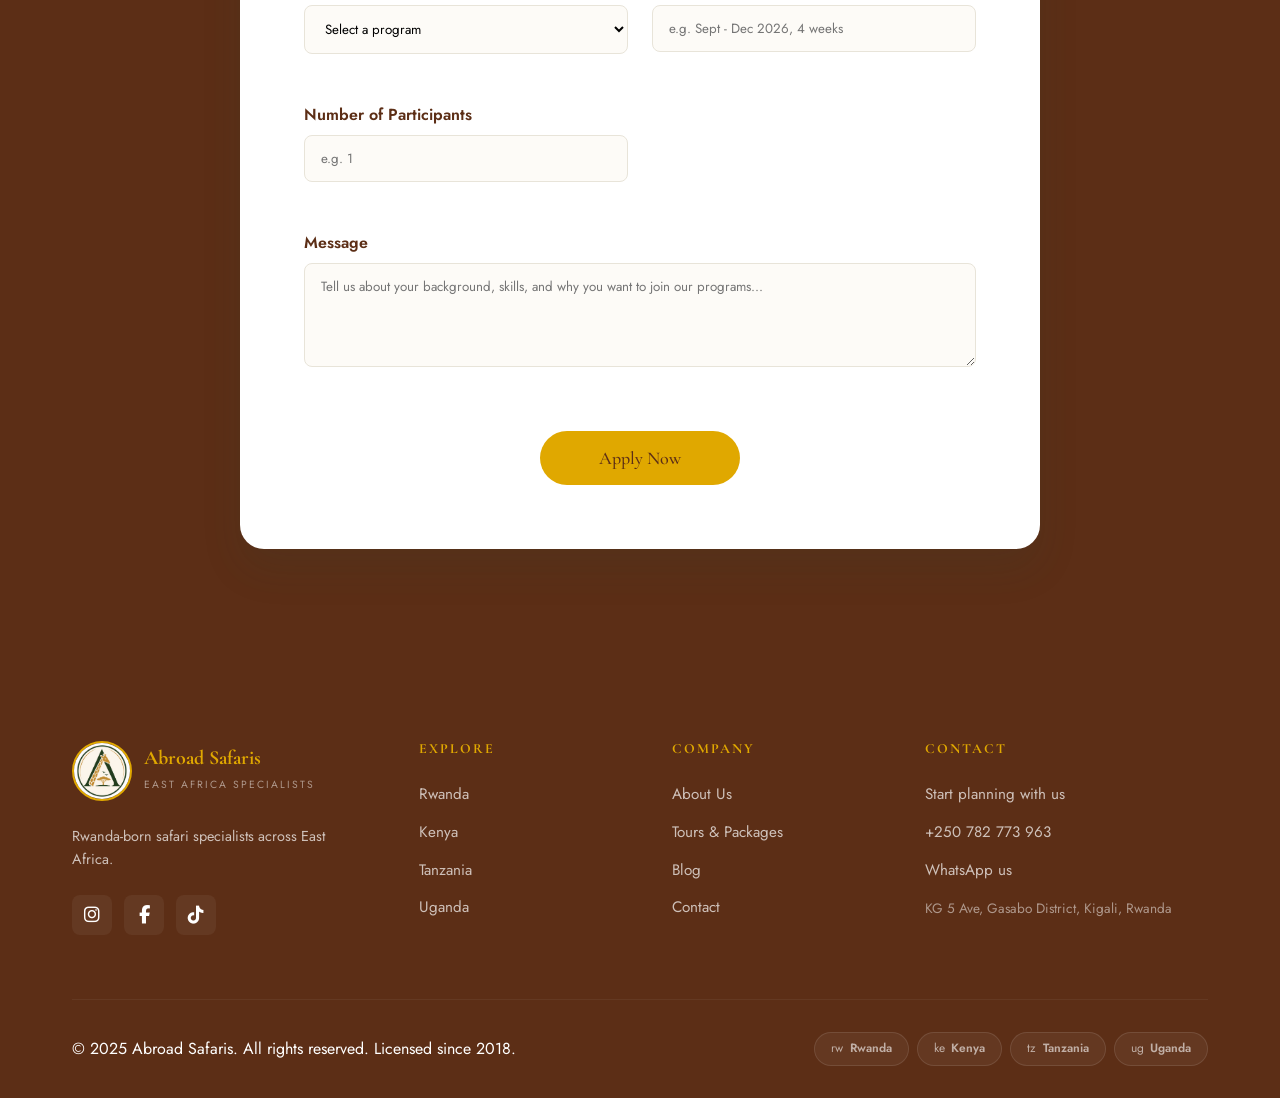
<file: services.html>
<!DOCTYPE html>
<html lang="en">
<head>
    <meta charset="UTF-8">
    <meta name="viewport" content="width=device-width, initial-scale=1.0">
    <title>Our Services | Abroad Safaris</title>
    <meta name="description" content="Discover premium transport solutions and impactful research & volunteer programs across East Africa with Abroad Safaris.">
    
    <!-- Fonts and Icons -->
    <link rel="stylesheet" href="https://cdnjs.cloudflare.com/ajax/libs/font-awesome/6.4.0/css/all.min.css">
    
    <!-- Custom CSS -->
    <link rel="stylesheet" href="css/variables.css">
    <link rel="stylesheet" href="css/global.css">
    
    <style>
        /* Section-Specific CSS */
        
        .services-nav-section {
            background-color: var(--color-neutral-100);
            padding: 0.8rem 0;
            border-bottom: 1px solid var(--color-neutral-300);
            position: sticky;
            top: 100px;
            z-index: 100;
            box-shadow: var(--shadow-sm);
        }

        .services-nav-container {
            display: flex;
            justify-content: center;
            gap: 2.5rem;
        }

        .services-nav-btn {
            font-family: var(--font-heading);
            font-size: 1.15rem;
            font-weight: 600;
            color: var(--color-neutral-800);
            padding: 0.4rem 0.8rem;
            position: relative;
            cursor: pointer;
            transition: var(--transition-fast);
        }

        .services-nav-btn:hover,
        .services-nav-btn.active {
            color: var(--color-primary);
        }

        .services-nav-btn::after {
            content: '';
            position: absolute;
            bottom: 0;
            left: 0;
            width: 0;
            height: 2.5px;
            background-color: var(--color-primary);
            transition: var(--transition-normal);
        }

        .services-nav-btn:hover::after,
        .services-nav-btn.active::after {
            width: 100%;
        }

        /* Transport Services Cards */
        .service-grid {
            display: grid;
            grid-template-columns: repeat(auto-fit, minmax(220px, 1fr));
            gap: var(--spacing-md);
            margin-top: var(--spacing-lg);
        }

        .service-card {
            background: white;
            padding: 2.2rem var(--spacing-md);
            border-radius: var(--border-radius);
            box-shadow: var(--shadow-sm);
            transition: var(--transition-normal);
            border-bottom: 4px solid transparent;
            display: flex;
            flex-direction: column;
            height: 100%;
        }

        .service-card:hover {
            transform: translateY(-5px);
            box-shadow: var(--shadow-md);
            border-bottom-color: var(--color-accent);
        }

        .service-icon {
            font-size: 2.8rem;
            color: var(--color-primary);
            margin-bottom: 1.25rem;
            display: inline-block;
        }

        .service-card h3 {
            font-size: 1.4rem;
            color: var(--color-primary-dark);
            margin-bottom: 0.75rem;
        }

        .service-card p {
            font-size: 0.95rem;
            color: var(--color-neutral-800);
            line-height: 1.5;
            flex-grow: 1;
        }

        /* Fleet Cards */
        .fleet-grid {
            display: grid;
            grid-template-columns: repeat(auto-fit, minmax(260px, 1fr));
            gap: var(--spacing-md);
            margin-top: var(--spacing-lg);
        }

        .fleet-card {
            background: white;
            border-radius: var(--border-radius);
            overflow: hidden;
            box-shadow: var(--shadow-sm);
            transition: var(--transition-normal);
            display: flex;
            flex-direction: column;
            height: 100%;
        }

        .fleet-card:hover {
            transform: translateY(-5px);
            box-shadow: var(--shadow-md);
        }

        .fleet-image-placeholder {
            width: 100%;
            height: 200px;
            background: linear-gradient(135deg, var(--color-primary-dark) 0%, #3e1f0e 100%);
            display: flex;
            flex-direction: column;
            align-items: center;
            justify-content: center;
            color: white;
            position: relative;
            border-bottom: 4px solid var(--color-accent);
            text-align: center;
            padding: 1.5rem;
        }

        .fleet-image-placeholder i {
            font-size: 3.5rem;
            color: var(--color-accent);
            margin-bottom: 0.75rem;
        }

        .fleet-image-placeholder span {
            font-size: 0.8rem;
            letter-spacing: 2px;
            text-transform: uppercase;
            opacity: 0.7;
        }

        .fleet-info {
            padding: var(--spacing-md);
            display: flex;
            flex-direction: column;
            flex-grow: 1;
        }

        .fleet-info h3 {
            margin-bottom: 0.5rem;
            color: var(--color-primary-dark);
            font-size: 1.5rem;
        }

        .fleet-info p {
            font-size: 0.95rem;
            color: var(--color-neutral-800);
            margin-bottom: 1.5rem;
            flex-grow: 1;
            line-height: 1.5;
        }

        .fleet-capacity {
            display: flex;
            align-items: center;
            gap: 0.5rem;
            font-size: 0.9rem;
            font-weight: 600;
            color: var(--color-primary);
            border-top: 1px solid var(--color-neutral-300);
            padding-top: 1rem;
        }

        /* Why Choose Cards */
        .why-transport-grid {
            display: grid;
            grid-template-columns: repeat(auto-fit, minmax(220px, 1fr));
            gap: var(--spacing-md);
            margin-top: var(--spacing-lg);
        }

        .why-transport-card {
            background: white;
            padding: var(--spacing-md);
            border-radius: var(--border-radius);
            box-shadow: var(--shadow-sm);
            transition: var(--transition-normal);
            border-left: 4px solid var(--color-accent);
            height: 100%;
        }

        .why-transport-card:hover {
            transform: translateY(-3px);
            box-shadow: var(--shadow-md);
        }

        .why-transport-card h4 {
            display: flex;
            align-items: center;
            gap: 0.5rem;
            font-size: 1.25rem;
            color: var(--color-primary-dark);
            margin-bottom: 0.5rem;
        }

        .why-transport-card h4 i {
            color: var(--color-accent);
            font-size: 1rem;
        }

        .why-transport-card p {
            font-size: 0.95rem;
            color: var(--color-neutral-800);
            line-height: 1.5;
        }

        /* Coverage Area */
        .coverage-grid {
            display: grid;
            grid-template-columns: repeat(auto-fit, minmax(180px, 1fr));
            gap: var(--spacing-md);
            text-align: center;
            margin-top: var(--spacing-lg);
        }

        .country-card {
            background: white;
            padding: 2rem var(--spacing-md);
            border-radius: var(--border-radius);
            box-shadow: var(--shadow-sm);
            transition: var(--transition-normal);
            border-top: 3px solid transparent;
        }

        .country-card:hover {
            transform: translateY(-5px);
            box-shadow: var(--shadow-md);
            border-top-color: var(--color-accent);
        }

        .country-flag {
            font-size: 3rem;
            margin-bottom: 0.5rem;
            display: block;
        }

        .country-name {
            font-family: var(--font-heading);
            font-size: 1.5rem;
            font-weight: 600;
            color: var(--color-primary-dark);
        }

        /* Research & Volunteer Program Cards */
        .program-grid {
            display: grid;
            grid-template-columns: repeat(auto-fit, minmax(280px, 1fr));
            gap: var(--spacing-md);
            margin-top: var(--spacing-lg);
        }

        .program-card {
            background: rgba(255, 255, 255, 0.05);
            backdrop-filter: var(--glass-blur);
            border: var(--glass-border);
            padding: var(--spacing-md);
            border-radius: var(--border-radius);
            box-shadow: var(--shadow-sm);
            transition: var(--transition-normal);
            text-align: center;
            border-bottom: 4px solid transparent;
            color: white;
            display: flex;
            flex-direction: column;
            height: 100%;
        }

        .program-card:hover {
            transform: translateY(-5px);
            box-shadow: var(--shadow-lg);
            border-bottom-color: var(--color-accent);
            background: rgba(255, 255, 255, 0.08);
        }

        .program-card h3 {
            color: white;
            margin-bottom: 0.5rem;
            font-size: 1.5rem;
        }

        .program-card p {
            color: rgba(255, 255, 255, 0.8);
            font-size: 0.95rem;
            line-height: 1.5;
            flex-grow: 1;
        }

        .program-icon {
            font-size: 2.8rem;
            color: var(--color-accent);
            margin-bottom: 1.25rem;
        }

        /* Partners Text Cards */
        .partner-grid {
            display: grid;
            grid-template-columns: repeat(auto-fit, minmax(220px, 1fr));
            gap: var(--spacing-md);
            margin-top: var(--spacing-lg);
        }

        .partner-card {
            background: rgba(255, 255, 255, 0.05);
            backdrop-filter: var(--glass-blur);
            border: var(--glass-border);
            padding: 1.5rem;
            border-radius: var(--border-radius);
            text-align: center;
            color: white;
            transition: var(--transition-normal);
        }

        .partner-card:hover {
            background: rgba(255, 255, 255, 0.1);
            transform: translateY(-3px);
            box-shadow: var(--shadow-md);
        }

        .partner-card h4 {
            color: var(--color-accent);
            font-family: var(--font-body);
            font-size: 1.1rem;
            font-weight: 600;
        }

        /* Why Join Programs Blocks */
        .why-join-grid {
            display: grid;
            grid-template-columns: repeat(auto-fit, minmax(300px, 1fr));
            gap: var(--spacing-md);
            margin-top: var(--spacing-lg);
        }

        .why-join-card {
            background: white;
            padding: var(--spacing-md);
            border-radius: var(--border-radius);
            box-shadow: var(--shadow-sm);
            transition: var(--transition-normal);
            display: flex;
            gap: 1.25rem;
            height: 100%;
        }

        .why-join-card:hover {
            transform: translateY(-3px);
            box-shadow: var(--shadow-md);
        }

        .why-join-icon {
            flex-shrink: 0;
            width: 50px;
            height: 50px;
            background: var(--color-primary-dark);
            color: var(--color-accent);
            border-radius: 50%;
            display: flex;
            align-items: center;
            justify-content: center;
            font-size: 1.25rem;
        }

        .why-join-info h4 {
            color: var(--color-primary-dark);
            margin-bottom: 0.35rem;
            font-size: 1.2rem;
        }

        .why-join-info p {
            font-size: 0.95rem;
            color: var(--color-neutral-800);
            line-height: 1.5;
        }

        /* Forms styling */
        .application-form {
            background: white;
            padding: var(--spacing-lg);
            border-radius: var(--border-radius-lg);
            box-shadow: var(--shadow-lg);
            max-width: 800px;
            margin: 0 auto;
        }

        .form-grid {
            display: grid;
            grid-template-columns: 1fr 1fr;
            gap: 1.5rem;
        }

        .form-group {
            margin-bottom: 1.5rem;
        }

        .form-group.full-width {
            grid-column: span 2;
        }

        .form-group label {
            display: block;
            margin-bottom: 0.5rem;
            font-weight: 600;
            color: var(--color-primary-dark);
        }

        .form-group input, 
        .form-group select, 
        .form-group textarea {
            width: 100%;
            padding: 0.8rem 1rem;
            border: 1px solid var(--color-neutral-300);
            border-radius: 8px;
            font-family: var(--font-body);
            transition: var(--transition-fast);
            background-color: var(--color-neutral-200);
        }

        .form-group input:focus, 
        .form-group select:focus, 
        .form-group textarea:focus {
            outline: none;
            border-color: var(--color-primary);
            box-shadow: 0 0 0 3px rgba(160, 82, 45, 0.1);
            background-color: #fff;
        }
        
        @media (max-width: 992px) {
            .services-nav-section {
                top: 80px;
            }
        }

        @media (max-width: 768px) {
            .services-nav-section {
                top: 70px;
            }
            .form-grid {
                grid-template-columns: 1fr;
            }
            .form-group.full-width {
                grid-column: span 1;
            }
        }
    </style>
</head>
<body>

    <!-- Header (injected) -->
    <div id="site-header"></div>

    <!-- Page Header (Transport Services Hero) -->
    <div class="page-header" id="transport-hero">
        <img src="images/Lake kivu.jpg.jpg" alt="Lake Kivu" class="page-header-bg">
        <div class="container reveal">
            <span class="eyebrow" style="color: var(--color-accent); margin-bottom: 1rem; display: block; letter-spacing: 2px;">Transport & Logistics</span>
            <h1 style="font-size: clamp(2.5rem, 5vw, 4rem); color: white; margin-bottom: 1rem;">Reliable Transport Across East Africa</h1>
            <p style="opacity: 0.9; max-width: 800px; margin: 0 auto 2rem; font-size: 1.15rem; line-height: 1.6;">
                Whether you're arriving for a safari, business trip, research project, or cultural experience, Abroad Safaris offers reliable transport solutions across Rwanda and neighboring East African countries.
            </p>
            <div>
                <a href="#transport-quote" class="btn btn-accent">Request a Transport Quote</a>
            </div>
        </div>
    </div>

    <!-- Sticky Services Navigation Bar -->
    <nav class="services-nav-section">
        <div class="container services-nav-container">
            <a href="#transport-services" class="services-nav-btn active" data-i18n="services.nav.transport">Transport Services</a>
            <a href="#volunteer-programs" class="services-nav-btn" data-i18n="services.nav.volunteer">Research &amp; Volunteer</a>
        </div>
    </nav>

    <!-- SECTION 1: TRANSPORT SERVICES -->
    <section id="transport-services" class="section" style="background-color: var(--color-neutral-200);">
        <div class="container">
            
            <!-- Sub-section: Our Transport Services -->
            <div class="text-center reveal" style="text-align: center; margin-bottom: var(--spacing-lg);">
                <span class="eyebrow" style="color: var(--color-primary);" data-i18n="services.transport.eyebrow">Reliability in Motion</span>
                <h2 class="section-title" data-i18n="services.transport.title">Our Transport Services</h2>
                <p class="section-subtitle" style="margin: 0 auto;" data-i18n="services.transport.subtitle">We offer customizable transport solutions tailored to fit the demands of your itinerary.</p>
            </div>

            <div class="service-grid">
                <!-- Airport Transfers -->
                <div class="service-card reveal">
                    <div class="service-icon"><i class="fas fa-plane-arrival"></i></div>
                    <h3 data-i18n="services.transport.card1.title">Airport Transfers</h3>
                    <p data-i18n="services.transport.card1.desc">Convenient and punctual pickups and drop-offs at Kigali International Airport and regional airports across East Africa.</p>
                </div>
                <!-- Car Rental -->
                <div class="service-card reveal" style="transition-delay: 0.1s;">
                    <div class="service-icon"><i class="fas fa-car"></i></div>
                    <h3 data-i18n="services.transport.card2.title">Car Rental</h3>
                    <p data-i18n="services.transport.card2.desc">Flexible car hire options for independent travelers, corporate clients, or project coordinators visiting the region.</p>
                </div>
                <!-- Chauffeur Services -->
                <div class="service-card reveal" style="transition-delay: 0.2s;">
                    <div class="service-icon"><i class="fas fa-user-tie"></i></div>
                    <h3 data-i18n="services.transport.card3.title">Chauffeur Services</h3>
                    <p data-i18n="services.transport.card3.desc">Travel with professional, experienced local drivers who handle all routes, navigation, and traffic for you.</p>
                </div>
                <!-- Safari Vehicles -->
                <div class="service-card reveal" style="transition-delay: 0.3s;">
                    <div class="service-icon"><i class="fas fa-compass"></i></div>
                    <h3 data-i18n="services.transport.card4.title">Safari Vehicles</h3>
                    <p data-i18n="services.transport.card4.desc">Custom-built 4x4 land cruisers equipped with pop-up roofs, photographic windows, and charging ports for game drives.</p>
                </div>
                <!-- Cross-Border Transfers -->
                <div class="service-card reveal" style="transition-delay: 0.4s;">
                    <div class="service-icon"><i class="fas fa-globe-africa"></i></div>
                    <h3 data-i18n="services.transport.card5.title">Cross-Border Transfers</h3>
                    <p data-i18n="services.transport.card5.desc">Seamless inter-country transport services between Rwanda, Uganda, Kenya, and Tanzania, including border-clearing support.</p>
                </div>
            </div>
            
            <!-- Sub-section: Our Fleet -->
            <div class="text-center reveal" style="text-align: center; margin-top: var(--spacing-lg); margin-bottom: var(--spacing-lg);">
                <span class="eyebrow" style="color: var(--color-primary);" data-i18n="services.fleet.eyebrow">Vetted &amp; Maintained</span>
                <h2 class="section-title" data-i18n="services.fleet.title">Our Fleet</h2>
                <p class="section-subtitle" style="margin: 0 auto;" data-i18n="services.fleet.subtitle">Explore our range of premium vehicles kept in excellent road condition for safe travel.</p>
            </div>

            <div class="fleet-grid">
                <!-- Toyota Land Cruiser V8 -->
                <div class="fleet-card reveal">
                    <div class="fleet-image-placeholder" style="padding: 0; overflow: hidden;">
                        <img src="images/v8-transport.jpg" alt="Toyota Land Cruiser V8" style="width:100%; height:200px; object-fit:cover; display:block;">
                    </div>
                    <div class="fleet-info">
                        <h3 data-i18n="services.fleet.v8.title">Toyota Land Cruiser V8</h3>
                        <p data-i18n="services.fleet.v8.desc">Our heavy-duty 4x4 safari cruiser, designed to tackle rugged savanna tracks. Features large pop-up roofs for game viewing and charging ports.</p>
                        <div class="fleet-capacity">
                            <i class="fas fa-users"></i>
                            <span data-i18n="services.fleet.v8.capacity">Capacity: Up to 7 Passengers</span>
                        </div>
                    </div>
                </div>
                <!-- Kia Sorento -->
                <div class="fleet-card reveal" style="transition-delay: 0.1s;">
                    <div class="fleet-image-placeholder" style="padding: 0; overflow: hidden;">
                        <img src="images/KIA-TRANSPORT.JPG" alt="Kia Sorento" style="width:100%; height:200px; object-fit:cover; display:block;">
                    </div>
                    <div class="fleet-info">
                        <h3 data-i18n="services.fleet.sorento.title">Kia Sorento</h3>
                        <p data-i18n="services.fleet.sorento.desc">Comfortable and prestigious transport for business meetings, airport transfers, and long-distance travel on paved or unpaved roads.</p>
                        <div class="fleet-capacity">
                            <i class="fas fa-users"></i>
                            <span data-i18n="services.fleet.sorento.capacity">Capacity: Up to 5 Passengers</span>
                        </div>
                    </div>
                </div>
                <!-- Toyota Hiace Minibus -->
                <div class="fleet-card reveal" style="transition-delay: 0.2s;">
                    <div class="fleet-image-placeholder" style="padding: 0; overflow: hidden;">
                        <img src="images/minibus-transport.jpg" alt="Minibus and Bus (Coaster)" style="width:100%; height:200px; object-fit:cover; display:block;">
                    </div>
                    <div class="fleet-info">
                        <h3 data-i18n="services.fleet.coaster.title">Minibus and Bus (Coaster)</h3>
                        <p data-i18n="services.fleet.coaster.desc">Versatile minibus and bus transport ideal for medium-sized tour groups, research teams, or corporate delegations looking for a reliable, air-conditioned ride.</p>
                        <div class="fleet-capacity">
                            <i class="fas fa-users"></i>
                            <span data-i18n="services.fleet.coaster.capacity">Capacity: Up to 14 Passengers</span>
                        </div>
                    </div>
                </div>
                <!-- Toyota Coaster Bus -->
                <div class="fleet-card reveal" style="transition-delay: 0.3s;">
                    <div class="fleet-image-placeholder" style="padding: 0; overflow: hidden;">
                        <img src="images/coaster-transport.jpg" alt="Toyota Coaster Bus" style="width:100%; height:200px; object-fit:cover; display:block;">
                    </div>
                    <div class="fleet-info">
                        <h3 data-i18n="services.fleet.bus.title">Toyota Coaster Bus</h3>
                        <p data-i18n="services.fleet.bus.desc">Spacious passenger bus designed for large groups, school excursions, or wedding parties traveling comfortably across East Africa with plenty of luggage space.</p>
                        <div class="fleet-capacity">
                            <i class="fas fa-users"></i>
                            <span data-i18n="services.fleet.bus.capacity">Capacity: Up to 30 Passengers</span>
                        </div>
                    </div>
                </div>
            </div>

            <!-- Sub-section: Why Choose Our Transport Services? -->
            <div class="text-center reveal" style="text-align: center; margin-top: var(--spacing-lg); margin-bottom: var(--spacing-lg);">
                <span class="eyebrow" style="color: var(--color-primary);" data-i18n="services.why.eyebrow">Quality Guarantee</span>
                <h2 class="section-title" data-i18n="services.why.title">Why Choose Our Transport Services?</h2>
            </div>

            <div class="why-transport-grid">
                <div class="why-transport-card reveal">
                    <h4 data-i18n="services.why.card1.title"><i class="fas fa-check"></i> Professional Drivers</h4>
                    <p data-i18n="services.why.card1.desc">Our experienced and professionally trained drivers prioritize safety, punctuality, comfort, and exceptional customer service.</p>
                </div>
                <div class="why-transport-card reveal" style="transition-delay: 0.1s;">
                    <h4 data-i18n="services.why.card2.title"><i class="fas fa-check"></i> Comfortable Vehicles</h4>
                    <p data-i18n="services.why.card2.desc">Clean, spacious, fully air-conditioned vehicles outfitted with comfortable seats, safety belts, and luggage space.</p>
                </div>
                <div class="why-transport-card reveal" style="transition-delay: 0.2s;">
                    <h4 data-i18n="services.why.card3.title"><i class="fas fa-check"></i> Flexible Booking</h4>
                    <p data-i18n="services.why.card3.desc">Highly responsive reservation team, custom itineraries, and adaptive schedules to fit your traveling timeline.</p>
                </div>
                <div class="why-transport-card reveal" style="transition-delay: 0.3s;">
                    <h4 data-i18n="services.why.card4.title"><i class="fas fa-check"></i> Safety &amp; Reliability</h4>
                    <p data-i18n="services.why.card4.desc">GPS tracking, comprehensive commercial insurance coverage, and 24/7 breakdown assistance for peace of mind.</p>
                </div>
            </div>

            <!-- Sub-section: Coverage Area -->
            <div class="text-center reveal" style="text-align: center; margin-top: var(--spacing-lg); margin-bottom: var(--spacing-lg);">
                <span class="eyebrow" style="color: var(--color-primary);" data-i18n="services.coverage.eyebrow">Our Network</span>
                <h2 class="section-title" data-i18n="services.coverage.title">Coverage Area</h2>
                <p class="section-subtitle" style="margin: 0 auto;" data-i18n="services.coverage.subtitle">We operate across major borders and key transport corridors in East Africa.</p>
            </div>

            <div class="coverage-grid reveal">
                <div class="country-card">
                    <span class="country-flag">🇷🇼</span>
                    <span class="country-name">Rwanda</span>
                </div>
                <div class="country-card" style="transition-delay: 0.1s;">
                    <span class="country-flag">🇺🇬</span>
                    <span class="country-name">Uganda</span>
                </div>
                <div class="country-card" style="transition-delay: 0.2s;">
                    <span class="country-flag">🇰🇪</span>
                    <span class="country-name">Kenya</span>
                </div>
                <div class="country-card" style="transition-delay: 0.3s;">
                    <span class="country-flag">🇹🇿</span>
                    <span class="country-name">Tanzania</span>
                </div>
            </div>

            <!-- Sub-section: Transport Inquiry Form -->
            <div class="text-center reveal" style="text-align: center; margin-top: var(--spacing-lg); margin-bottom: var(--spacing-lg);" id="transport-quote">
                <span class="eyebrow" style="color: var(--color-primary);" data-i18n="services.quote.eyebrow">Quote Request</span>
                <h2 class="section-title" data-i18n="services.quote.title">Request a Transport Quote</h2>
                <p class="section-subtitle" style="margin: 0 auto;" data-i18n="services.quote.subtitle">Submit your travel details and our logistics team will get back to you with a customized quote.</p>
            </div>

            <form name="transport-quote" method="POST" data-netlify="true" netlify-honeypot="bot-field" class="application-form reveal">
                <input type="hidden" name="form-name" value="transport-quote">
                <p style="display:none;"><label>Don’t fill this out if you're human: <input name="bot-field"></label></p>
                <div class="form-grid">
                    <div class="form-group">
                        <label for="name" data-i18n="services.quote.name">Full Name</label>
                        <input type="text" id="name" name="name" placeholder="Enter your full name" data-i18n-placeholder="services.quote.name.placeholder" required>
                    </div>
                    <div class="form-group">
                        <label for="email" data-i18n="services.quote.email">Email</label>
                        <input type="email" id="email" name="email" placeholder="your@email.com" data-i18n-placeholder="services.quote.email.placeholder" required>
                    </div>
                    <div class="form-group">
                        <label for="phone" data-i18n="services.quote.phone">Phone / WhatsApp</label>
                        <input type="tel" id="phone" name="phone" placeholder="e.g. +250 782 773 963" data-i18n-placeholder="services.quote.phone.placeholder" required>
                    </div>
                    <div class="form-group">
                        <label for="vehicle_pref" data-i18n="services.quote.vehicle">Vehicle Preference</label>
                        <select id="vehicle_pref" name="vehicle_pref" required>
                            <option value="" disabled selected data-i18n="services.quote.vehicle.select">Select a vehicle</option>
                            <option value="toyota_land_cruiser_suv" data-i18n="services.quote.vehicle.option1">Toyota Land Cruiser - SUV</option>
                            <option value="minibus" data-i18n="services.quote.vehicle.option2">Minibus</option>
                            <option value="minibus_and_coaster" data-i18n="services.quote.vehicle.option3">Minibus and Bus (Coaster)</option>
                            <option value="others" data-i18n="services.quote.vehicle.option4">Others</option>
                        </select>
                    </div>
                    <div class="form-group">
                        <label for="pickup_loc" data-i18n="services.quote.pickup">Pickup Location</label>
                        <input type="text" id="pickup_loc" name="pickup_loc" placeholder="e.g. Kigali Airport, Hotel" data-i18n-placeholder="services.quote.pickup.placeholder" required>
                    </div>
                    <div class="form-group">
                        <label for="destination" data-i18n="services.quote.destination">Destination</label>
                        <input type="text" id="destination" name="destination" placeholder="e.g. Volcanoes National Park, Uganda border" data-i18n-placeholder="services.quote.destination.placeholder" required>
                    </div>
                    <div class="form-group">
                        <label for="pickup_date" data-i18n="services.quote.date">Pickup Date</label>
                        <input type="date" id="pickup_date" name="pickup_date" required>
                    </div>
                    <div class="form-group">
                        <label for="pickup_time" data-i18n="services.quote.time">Pickup Time</label>
                        <input type="time" id="pickup_time" name="pickup_time" required>
                    </div>
                    <div class="form-group">
                        <label for="passengers" data-i18n="services.quote.passengers">Number of Passengers</label>
                        <input type="number" id="passengers" name="passengers" min="1" placeholder="e.g. 4" data-i18n-placeholder="services.quote.passengers.placeholder" required>
                    </div>
                    <div class="form-group full-width">
                        <label for="requests" data-i18n="services.quote.requests">Additional Requests</label>
                        <textarea id="requests" name="requests" rows="4" placeholder="e.g. child seats, luggage requirements, cross-border itinerary details..." data-i18n-placeholder="services.quote.requests.placeholder"></textarea>
                    </div>
                </div>
                <div style="text-align: center; margin-top: 2rem;">
                    <button type="submit" class="btn btn-accent" style="min-width: 250px;" data-i18n="services.quote.submit">Request a Transport Quote</button>
                </div>
            </form>

        </div>
    </section>

    <!-- SECTION 2: RESEARCH & VOLUNTEER PROGRAMS -->
    <section id="volunteer-programs" class="section" style="background-color: var(--color-primary-dark); color: white;">
        <div class="container">

            <div class="text-center reveal" style="text-align: center; margin-bottom: var(--spacing-lg);">
                <span class="eyebrow" style="color: var(--color-accent);" data-i18n="services.volunteer.eyebrow">Community &amp; Impact</span>
                <h2 class="section-title" style="color: white;" data-i18n="services.volunteer.title">Research &amp; Volunteer Programs</h2>
                <p class="section-subtitle" style="color: rgba(255,255,255,0.8); margin: 0 auto;" data-i18n="services.volunteer.subtitle">
                    Experience East Africa beyond tourism by contributing to meaningful education, healthcare, conservation, research, and community development initiatives through our trusted local partnerships.
                    Volunteer opportunities are available in nursery schools, primary schools, secondary schools, universities, health institutions, community organizations, youth groups, and women’s groups or cooperatives.
                </p>
            </div>

            <!-- Program categories -->
            <div class="program-grid">
                <!-- Education -->
                <div class="program-card reveal">
                    <div class="program-icon"><i class="fas fa-graduation-cap"></i></div>
                    <h3 data-i18n="services.volunteer.card1.title">Education</h3>
                    <p data-i18n="services.volunteer.card1.desc">Support local classrooms across nursery schools, primary and secondary schools, and universities — teaching English, leading creative activities, and assisting teachers with lessons in community learning environments. Nursery school volunteering opportunities are available.</p>
                </div>
                <!-- Healthcare -->
                <div class="program-card reveal" style="transition-delay: 0.1s;">
                    <div class="program-icon"><i class="fas fa-hand-holding-medical"></i></div>
                    <h3 data-i18n="services.volunteer.card2.title">Healthcare</h3>
                    <p data-i18n="services.volunteer.card2.desc">Assist local nurses and doctors in rural health institutions, participate in hygiene education, and support healthcare access for vulnerable groups.</p>
                </div>
                <!-- Community Development -->
                <div class="program-card reveal" style="transition-delay: 0.2s;">
                    <div class="program-icon"><i class="fas fa-users-cog"></i></div>
                    <h3 data-i18n="services.volunteer.card3.title">Community Development</h3>
                    <p data-i18n="services.volunteer.card3.desc">Contribute to community-led infrastructure projects, clean water systems, and cooperative management alongside local leaders in community organizations and women’s groups.</p>
                </div>
                <!-- Youth & Women Empowerment -->
                <div class="program-card reveal" style="transition-delay: 0.3s;">
                    <div class="program-icon"><i class="fas fa-people-carry-box"></i></div>
                    <h3 data-i18n="services.volunteer.card4.title">Youth &amp; Women Empowerment</h3>
                    <p data-i18n="services.volunteer.card4.desc">Organize business skill workshops, IT training, and financial literacy classes for local women’s cooperatives, youth groups, and community organizations.</p>
                </div>
                <!-- Environmental Conservation -->
                <div class="program-card reveal" style="transition-delay: 0.4s;">
                    <div class="program-icon"><i class="fas fa-leaf"></i></div>
                    <h3 data-i18n="services.volunteer.card5.title">Environmental Conservation</h3>
                    <p data-i18n="services.volunteer.card5.desc">Participate in reforestation initiatives, sustainable farming education, and wildlife habitat protection plans across park margins.</p>
                </div>
                <!-- Academic Research -->
                <div class="program-card reveal" style="transition-delay: 0.5s;">
                    <div class="program-icon"><i class="fas fa-microscope"></i></div>
                    <h3 data-i18n="services.volunteer.card6.title">Academic Research</h3>
                    <p data-i18n="services.volunteer.card6.desc">Partner with local universities and NGOs to gather and analyze field data on environmental, ecological, or community studies.</p>
                </div>
            </div>

            <!-- Sub-section: Our Partners -->
            <div class="text-center reveal" style="text-align: center; margin-top: var(--spacing-lg); margin-bottom: var(--spacing-lg);">
                <span class="eyebrow" style="color: var(--color-accent);" data-i18n="services.partners.eyebrow">Trusted Alliances</span>
                <h2 class="section-title" style="color: white;" data-i18n="services.partners.title">Our Partners</h2>
                <p class="section-subtitle" style="color: rgba(255,255,255,0.8); margin: 0 auto;" data-i18n="services.partners.subtitle">
                    Abroad Safaris collaborates directly with vetted organizations to ensure ethical, safe, and community-first programs.
                </p>
            </div>

            <div class="partner-grid">
                <div class="partner-card reveal">
                    <h4 data-i18n="services.partners.item1">Nursery Schools</h4>
                </div>
                <div class="partner-card reveal" style="transition-delay: 0.05s;">
                    <h4 data-i18n="services.partners.item2">Primary Schools</h4>
                </div>
                <div class="partner-card reveal" style="transition-delay: 0.1s;">
                    <h4 data-i18n="services.partners.item3">Secondary Schools</h4>
                </div>
                <div class="partner-card reveal" style="transition-delay: 0.15s;">
                    <h4 data-i18n="services.partners.item4">Universities &amp; Community Organizations</h4>
                </div>
                <div class="partner-card reveal" style="transition-delay: 0.2s;">
                    <h4 data-i18n="services.partners.item5">Health Centers</h4>
                </div>
                <div class="partner-card reveal" style="transition-delay: 0.25s;">
                    <h4 data-i18n="services.partners.item6">Women's Cooperatives</h4>
                </div>
                <div class="partner-card reveal" style="transition-delay: 0.3s;">
                    <h4 data-i18n="services.partners.item7">Youth Associations</h4>
                </div>
                <div class="partner-card reveal" style="transition-delay: 0.35s;">
                    <h4 data-i18n="services.partners.item8">NGOs</h4>
                </div>
            </div>

            <!-- Sub-section: Why Join Our Programs? -->
            <div class="text-center reveal" style="text-align: center; margin-top: var(--spacing-lg); margin-bottom: var(--spacing-lg);">
                <span class="eyebrow" style="color: var(--color-accent);" data-i18n="services.join.eyebrow">The Abroad Experience</span>
                <h2 class="section-title" style="color: white;" data-i18n="services.join.title">Why Join Our Programs?</h2>
            </div>

            <div class="why-join-grid">
                <!-- Cultural Immersion -->
                <div class="why-join-card reveal">
                    <div class="why-join-icon"><i class="fas fa-campground"></i></div>
                    <div class="why-join-info">
                        <h4 data-i18n="services.join.card1.title">Authentic cultural immersion</h4>
                        <p data-i18n="services.join.card1.desc">Live, learn, and cooperate alongside local communities for a deep, respectful understanding of local culture and traditions.</p>
                    </div>
                </div>
                <!-- Local Support -->
                <div class="why-join-card reveal" style="transition-delay: 0.1s;">
                    <div class="why-join-icon"><i class="fas fa-user-shield"></i></div>
                    <div class="why-join-info">
                        <h4 data-i18n="services.join.card2.title">Professional local support</h4>
                        <p data-i18n="services.join.card2.desc">Count on pre-departure training, comprehensive orientations, airport transfers, and 24/7 dedicated support staff.</p>
                    </div>
                </div>
                <!-- Community Impact -->
                <div class="why-join-card reveal" style="transition-delay: 0.2s;">
                    <div class="why-join-icon"><i class="fas fa-heart"></i></div>
                    <div class="why-join-info">
                        <h4 data-i18n="services.join.card3.title">Community impact</h4>
                        <p data-i18n="services.join.card3.desc">Participate in vetted, long-term programs driven by genuine community goals that target actual sustainable needs.</p>
                    </div>
                </div>
                <!-- Learning Opportunities -->
                <div class="why-join-card reveal" style="transition-delay: 0.3s;">
                    <div class="why-join-icon"><i class="fas fa-lightbulb"></i></div>
                    <div class="why-join-info">
                        <h4 data-i18n="services.join.card4.title">Learning opportunities</h4>
                        <p data-i18n="services.join.card4.desc">Gain valuable, resume-boosting field experience, sharpen problem-solving skills, and acquire local language skills.</p>
                    </div>
                </div>
                <!-- Safe & Ethical -->
                <div class="why-join-card reveal" style="transition-delay: 0.4s;" style="grid-column: span 2;">
                    <div class="why-join-icon"><i class="fas fa-shield-alt"></i></div>
                    <div class="why-join-info">
                        <h4 data-i18n="services.join.card5.title">Safe and ethical programs</h4>
                        <p data-i18n="services.join.card5.desc">Our programs are built on strict safety assessments, child safety policies, and an ethical commitment to the host communities.</p>
                    </div>
                </div>
            </div>

            <!-- Sub-section: Application Form -->
            <div class="text-center reveal" style="text-align: center; margin-top: var(--spacing-lg); margin-bottom: var(--spacing-lg);" id="apply-volunteer">
                <span class="eyebrow" style="color: var(--color-accent);" data-i18n="services.apply.eyebrow">Take Action</span>
                <h2 class="section-title" style="color: white;" data-i18n="services.apply.title">Apply Now</h2>
                <p class="section-subtitle" style="color: rgba(255,255,255,0.8); margin: 0 auto;" data-i18n="services.apply.subtitle">Fill out the form below to begin your journey of purpose and discovery.</p>
            </div>

            <form name="program-application" method="POST" data-netlify="true" netlify-honeypot="bot-field" class="application-form reveal">
                <input type="hidden" name="form-name" value="program-application">
                <p style="display:none;"><label>Don’t fill this out if you're human: <input name="bot-field"></label></p>
                <div class="form-grid">
                    <div class="form-group">
                        <label for="vol-name" data-i18n="services.apply.name">Full Name</label>
                        <input type="text" id="vol-name" name="vol-name" placeholder="Enter your full name" data-i18n-placeholder="services.apply.name.placeholder" required>
                    </div>
                    <div class="form-group">
                        <label for="vol-email" data-i18n="services.apply.email">Email</label>
                        <input type="email" id="vol-email" name="vol-email" placeholder="your@email.com" data-i18n-placeholder="services.apply.email.placeholder" required>
                    </div>
                    <div class="form-group">
                        <label for="vol-country" data-i18n="services.apply.country">Country</label>
                        <input type="text" id="vol-country" name="vol-country" placeholder="Your current country" data-i18n-placeholder="services.apply.country.placeholder" required>
                    </div>
                    <div class="form-group">
                        <label for="vol-org" data-i18n="services.apply.org">Organization / University</label>
                        <input type="text" id="vol-org" name="vol-org" placeholder="e.g. Harvard University, Company Name" data-i18n-placeholder="services.apply.org.placeholder">
                    </div>
                    <div class="form-group">
                        <label for="vol-program" data-i18n="services.apply.program">Program of Interest</label>
                        <select id="vol-program" name="vol-program" required>
                            <option value="" disabled selected data-i18n="services.apply.program.select">Select a program</option>
                            <option value="education" data-i18n="services.apply.program.option1">Education</option>
                            <option value="healthcare" data-i18n="services.apply.program.option2">Healthcare</option>
                            <option value="community_development" data-i18n="services.apply.program.option3">Community Development</option>
                            <option value="youth_women_empowerment" data-i18n="services.apply.program.option4">Youth &amp; Women Empowerment</option>
                            <option value="environmental_conservation" data-i18n="services.apply.program.option5">Environmental Conservation</option>
                            <option value="academic_research" data-i18n="services.apply.program.option6">Academic Research</option>
                        </select>
                    </div>
                    <div class="form-group">
                        <label for="vol-dates" data-i18n="services.apply.dates">Preferred Dates</label>
                        <input type="text" id="vol-dates" name="vol-dates" placeholder="e.g. Sept - Dec 2026, 4 weeks" data-i18n-placeholder="services.apply.dates.placeholder" required>
                    </div>
                    <div class="form-group">
                        <label for="vol-participants" data-i18n="services.apply.participants">Number of Participants</label>
                        <input type="number" id="vol-participants" name="vol-participants" min="1" placeholder="e.g. 1" data-i18n-placeholder="services.apply.participants.placeholder" required>
                    </div>
                    <div class="form-group full-width">
                        <label for="vol-message" data-i18n="services.apply.message">Message</label>
                        <textarea id="vol-message" name="vol-message" rows="4" placeholder="Tell us about your background, skills, and why you want to join our programs..." data-i18n-placeholder="services.apply.message.placeholder"></textarea>
                    </div>
                </div>
                <div style="text-align: center; margin-top: 2rem;">
                    <button type="submit" class="btn btn-accent" style="min-width: 200px;" data-i18n="services.apply.submit">Apply Now</button>
                </div>
            </form>

        </div>
    </section>

    <!-- Footer -->
    <footer class="footer">
        <div class="container">
            <div class="footer-grid">
                <div class="footer-col">
                    <div style="display: flex; align-items: center; gap: 0.75rem; margin-bottom: 1.5rem;">
                        <img src="images/logo.png" alt="Abroad Safaris Logo" style="width: 60px; height: 60px; border-radius: 50%; object-fit: cover; border: 2px solid var(--color-accent);">
                        <div>
                            <h3 style="color: var(--color-accent); margin: 0; font-size: 1.25rem;">Abroad Safaris</h3>
                            <span style="font-size: 0.65rem; letter-spacing: 2px; color: rgba(255,255,255,0.5);">EAST AFRICA SPECIALISTS</span>
                        </div>
                    </div>
                    <p style="color: rgba(255,255,255,0.7); font-size: 0.9rem; margin-bottom: 1.5rem;">Rwanda-born safari specialists across East Africa.</p>
                    <div class="footer-social">
                        <a href="https://www.instagram.com/abroad.safaris" target="_blank" class="social-icon"><i class="fab fa-instagram"></i></a>
                        <a href="https://www.facebook.com/abroadsafaris" target="_blank" class="social-icon"><i class="fab fa-facebook-f"></i></a>
                        <a href="https://www.tiktok.com/@abroad.s" target="_blank" class="social-icon"><i class="fab fa-tiktok"></i></a>
                    </div>
                </div>
                <div class="footer-col">
                    <h4 data-i18n="footer.col.explore">Explore</h4>
                    <ul class="footer-links">
                        <li><a href="explore.html#rwanda">Rwanda</a></li>
                        <li><a href="explore.html#kenya">Kenya</a></li>
                        <li><a href="explore.html#tanzania">Tanzania</a></li>
                        <li><a href="explore.html#uganda">Uganda</a></li>
                    </ul>
                </div>
                <div class="footer-col">
                    <h4 data-i18n="footer.col.company">Company</h4>
                    <ul class="footer-links">
                        <li><a href="about.html" data-i18n="footer.link.about">About Us</a></li>
                        <li><a href="tours.html" data-i18n="footer.link.tours">Tours & Packages</a></li>
                        <li><a href="blog.html" data-i18n="footer.link.blog">Blog</a></li>
                        <li><a href="contact.html" data-i18n="footer.link.contact">Contact</a></li>
                    </ul>
                </div>
                <div class="footer-col">
                    <h4 data-i18n="footer.col.contact">Contact</h4>
                    <ul class="footer-links">
                        <li><a href="contact.html">Start planning with us</a></li>
                        <li><a href="tel:+250782773963">+250 782 773 963</a></li>
                        <li><a href="https://wa.me/250782773963" target="_blank" data-i18n="footer.link.whatsapp">WhatsApp us</a></li>
                        <li style="color: rgba(255,255,255,0.5); font-size: 0.85rem; margin-top: 1rem;">KG 5 Ave, Gasabo District, Kigali, Rwanda</li>
                    </ul>
                </div>
            </div>
            <div class="footer-bottom">
                <p>&copy; 2025 Abroad Safaris. All rights reserved. Licensed since 2018.</p>
                <div class="footer-pills">
                    <div class="pill">rw <span>Rwanda</span></div>
                    <div class="pill">ke <span>Kenya</span></div>
                    <div class="pill">tz <span>Tanzania</span></div>
                    <div class="pill">ug <span>Uganda</span></div>
                </div>
            </div>
        </div>
    </footer>

    <!-- Scripts -->
    <script src="js/i18n.js" defer></script>
    <script src="js/inject-header.js" defer></script>
    <script src="js/main.js" defer></script>
    <script>
        // Custom interactive script for sticky section navigation
        document.addEventListener('DOMContentLoaded', () => {
            const navLinks = document.querySelectorAll('.services-nav-btn');
            const sections = document.querySelectorAll('#transport-services, #volunteer-programs');
            
            // Highlight active sub-nav item on scroll
            window.addEventListener('scroll', () => {
                let current = '';
                sections.forEach(section => {
                    const sectionTop = section.offsetTop;
                    // Adjusted offset for sticky header + subnav
                    if (window.scrollY >= sectionTop - 180) {
                        current = section.getAttribute('id');
                    }
                });
                
                navLinks.forEach(link => {
                    link.classList.remove('active');
                    if (link.getAttribute('href') === `#${current}`) {
                        link.classList.add('active');
                    }
                });
            });

            // Smooth scroll to section
            navLinks.forEach(link => {
                link.addEventListener('click', (e) => {
                    e.preventDefault();
                    const targetId = link.getAttribute('href');
                    const targetSection = document.querySelector(targetId);
                    if (targetSection) {
                        window.scrollTo({
                            top: targetSection.offsetTop - 170,
                            behavior: 'smooth'
                        });
                    }
                });
            });
        });
    </script>
</body>
</html>
</file>
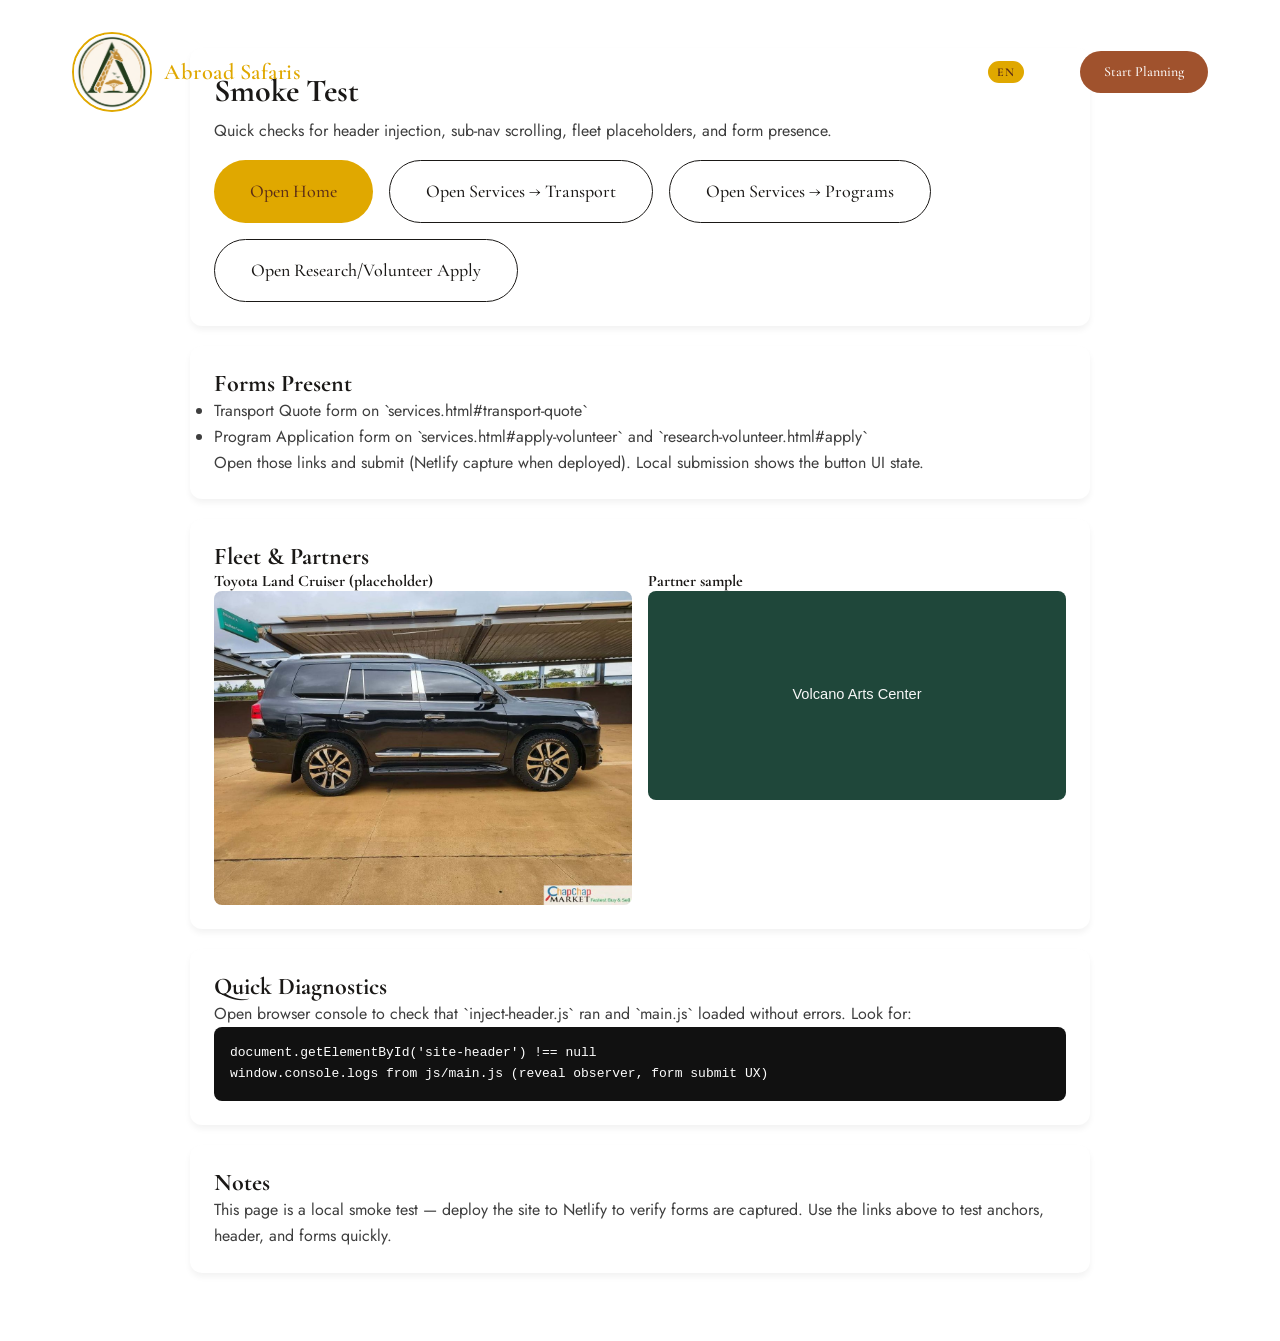
<file: smoke-test.html>
<!DOCTYPE html>
<html lang="en">
<head>
  <meta charset="utf-8">
  <meta name="viewport" content="width=device-width,initial-scale=1">
  <title>Smoke Test — Abroad Safaris</title>
  <link rel="stylesheet" href="css/variables.css">
  <link rel="stylesheet" href="css/global.css">
  <style>
    body { padding: 3rem; font-family: var(--font-body); background: var(--color-neutral-100); }
    .card { background: white; padding: 1.5rem; border-radius: 12px; box-shadow: var(--shadow-sm); max-width: 900px; margin: 0 auto 1.25rem; }
    h1 { margin-bottom: .5rem; }
    .row { display:flex; gap:1rem; flex-wrap:wrap; }
    .btn { text-decoration:none; }
    pre { background:#111; color:#fff; padding:1rem; border-radius:8px; overflow:auto }
  </style>
</head>
<body>
  <div id="site-header"></div>

  <main>
    <div class="card">
      <h1>Smoke Test</h1>
      <p>Quick checks for header injection, sub-nav scrolling, fleet placeholders, and form presence.</p>
      <div class="row" style="margin-top:1rem;">
        <a class="btn btn-accent" href="index.html">Open Home</a>
        <a class="btn btn-outline" href="services.html#transport-services">Open Services → Transport</a>
        <a class="btn btn-outline" href="services.html#volunteer-programs">Open Services → Programs</a>
        <a class="btn btn-outline" href="research-volunteer.html#apply">Open Research/Volunteer Apply</a>
      </div>
    </div>

    <div class="card">
      <h2>Forms Present</h2>
      <ul>
        <li>Transport Quote form on <a href="services.html#transport-quote">`services.html#transport-quote`</a></li>
        <li>Program Application form on <a href="services.html#apply-volunteer">`services.html#apply-volunteer`</a> and <a href="research-volunteer.html#apply">`research-volunteer.html#apply`</a></li>
      </ul>
      <p>Open those links and submit (Netlify capture when deployed). Local submission shows the button UI state.</p>
    </div>

    <div class="card">
      <h2>Fleet & Partners</h2>
      <div class="row">
        <div style="flex:1; min-width:260px;">
          <h4>Toyota Land Cruiser (placeholder)</h4>
          <img src="images/v8-transport.jpg" alt="Toyota Land Cruiser V8" style="width:100%; border-radius:8px;">
        </div>
        <div style="flex:1; min-width:260px;">
          <h4>Partner sample</h4>
          <img src="images/partner-volcano-arts.svg" alt="partner" style="width:100%; border-radius:8px;">
        </div>
      </div>
    </div>

    <div class="card">
      <h2>Quick Diagnostics</h2>
      <p>Open browser console to check that `inject-header.js` ran and `main.js` loaded without errors. Look for:</p>
      <pre>document.getElementById('site-header') !== null
window.console.logs from js/main.js (reveal observer, form submit UX)</pre>
    </div>

    <div class="card">
      <h2>Notes</h2>
      <p>This page is a local smoke test — deploy the site to Netlify to verify forms are captured. Use the links above to test anchors, header, and forms quickly.</p>
    </div>
  </main>

  <script src="js/inject-header.js"></script>
  <script src="js/main.js"></script>
</body>
</html>
</file>
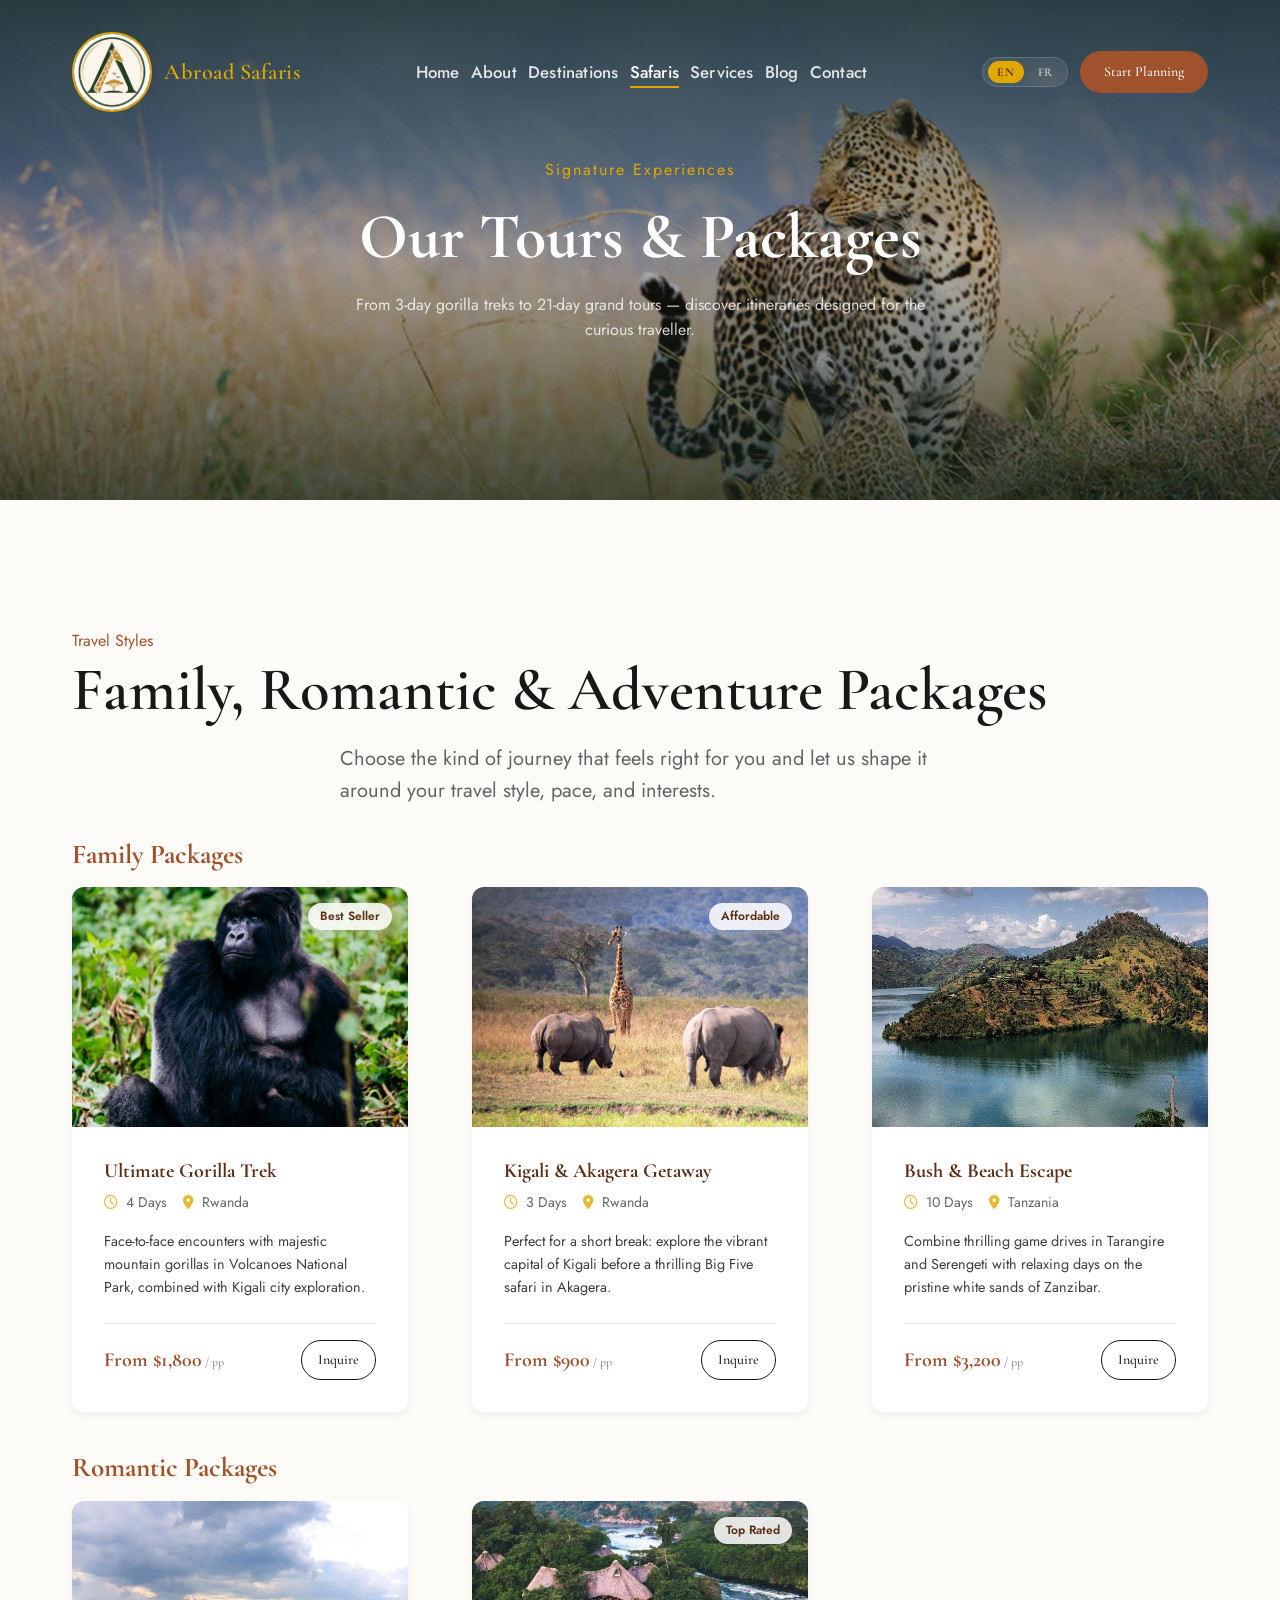
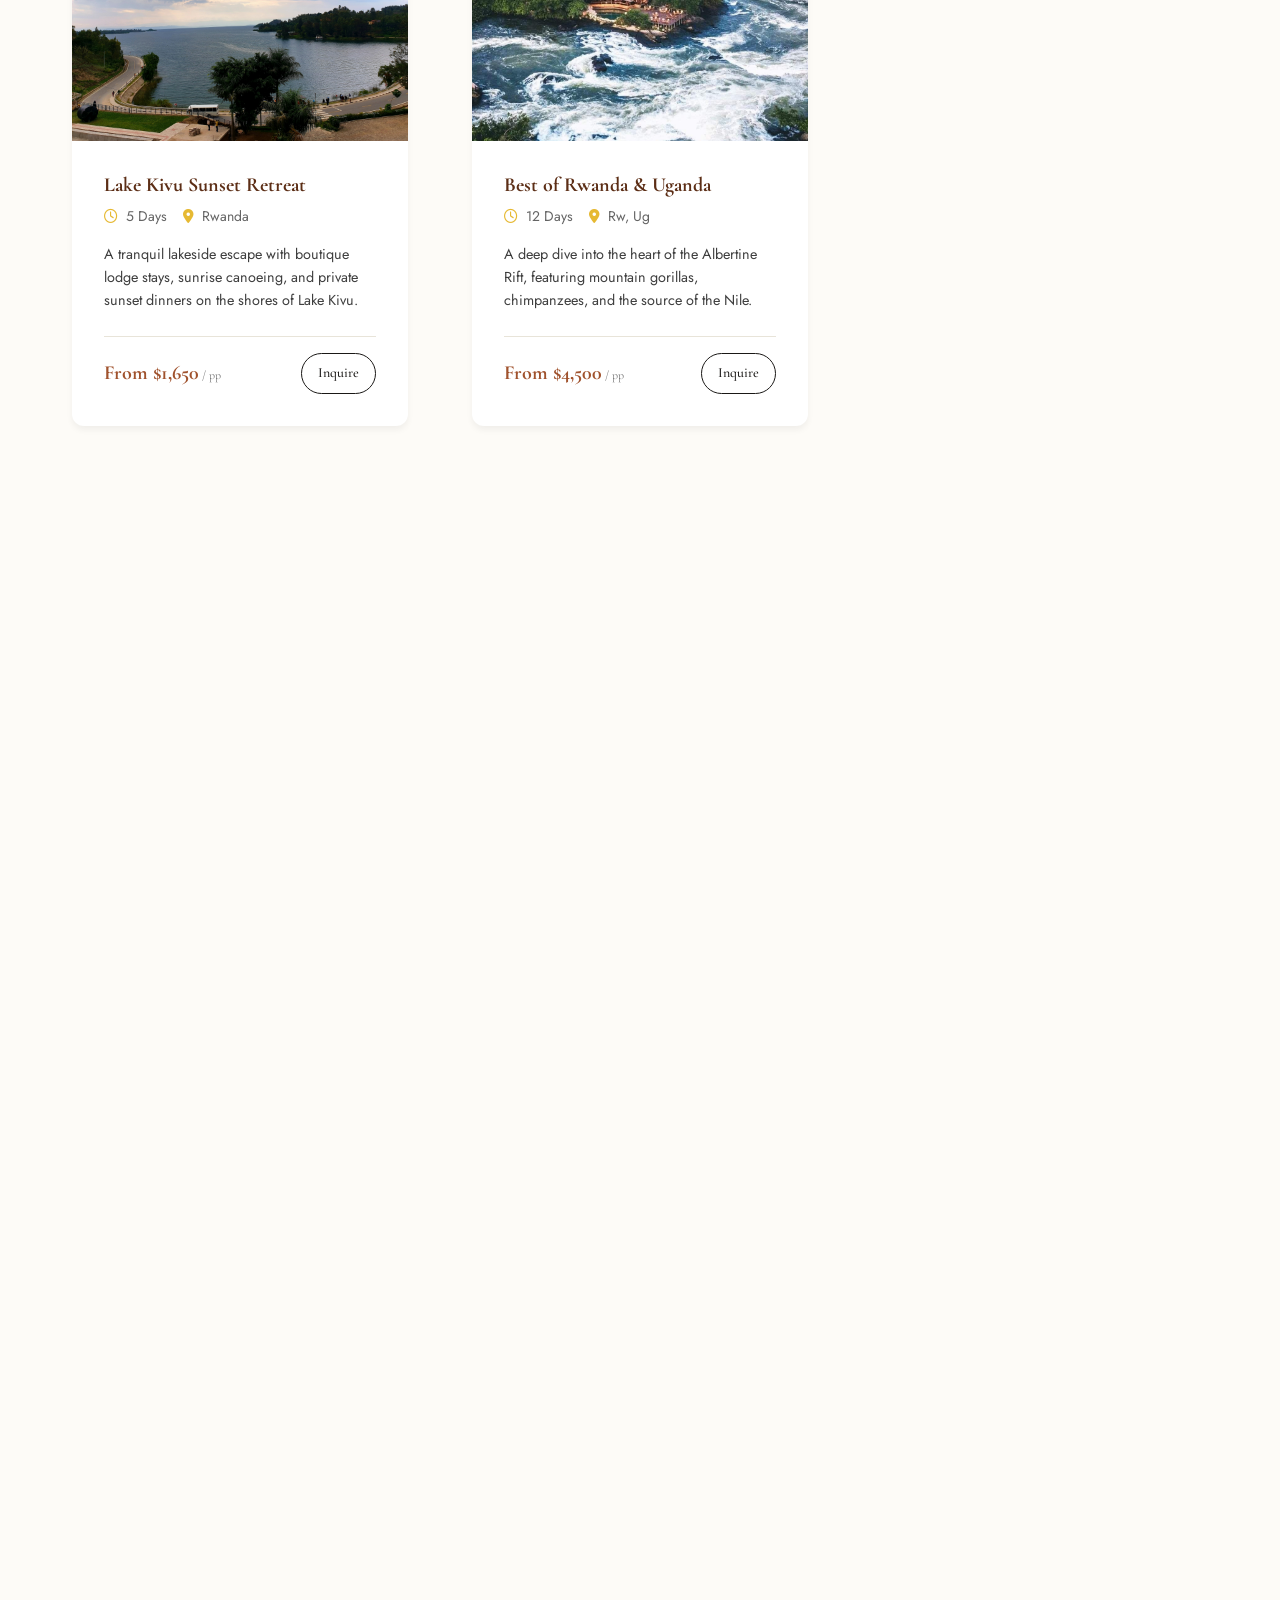
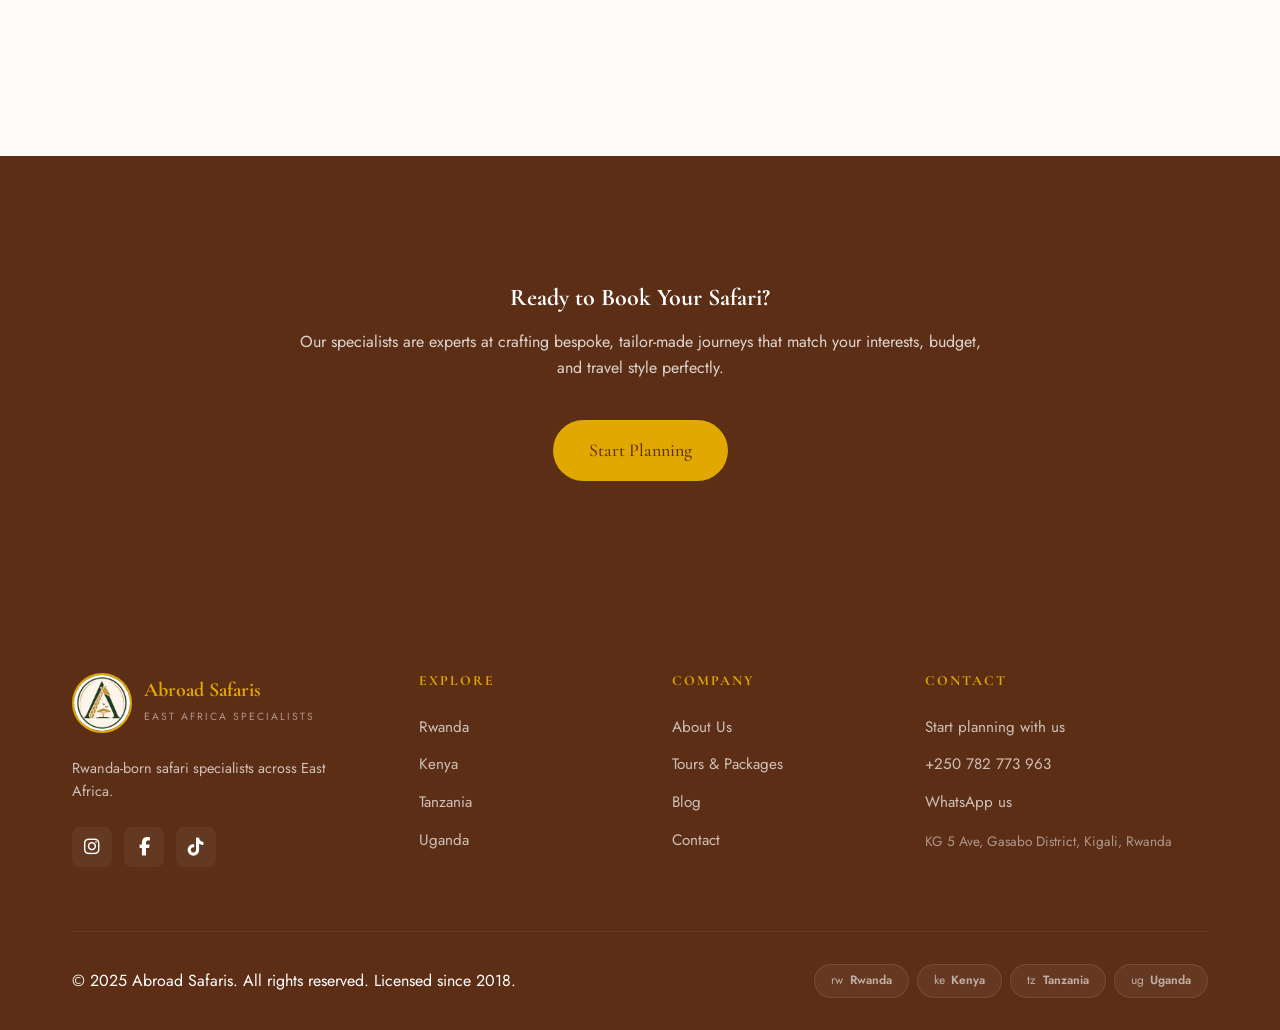
<file: tours.html>
<!DOCTYPE html>
<html lang="en">
<head>
    <meta charset="UTF-8">
    <meta name="viewport" content="width=device-width, initial-scale=1.0">
    <title>Tours & Packages | Abroad Safaris</title>
    
    <link rel="stylesheet" href="https://cdnjs.cloudflare.com/ajax/libs/font-awesome/6.4.0/css/all.min.css">
    <link rel="stylesheet" href="css/variables.css">
    <link rel="stylesheet" href="css/global.css">
    
    <style>

        .tours-grid {
            display: grid;
            grid-template-columns: repeat(auto-fill, minmax(320px, 1fr));
            gap: var(--spacing-lg);
        }

        .tour-card {
            background: var(--color-neutral-100);
            border-radius: var(--border-radius);
            overflow: hidden;
            box-shadow: var(--shadow-sm);
            transition: var(--transition-normal);
            display: flex;
            flex-direction: column;
            height: 100%;
        }

        .tour-card:hover {
            transform: translateY(-10px);
            box-shadow: var(--shadow-lg);
        }

        .tour-img {
            height: 240px;
            position: relative;
            overflow: hidden;
        }

        .tour-img img {
            width: 100%;
            height: 100%;
            object-fit: cover;
            transition: transform 0.6s ease;
        }

        .tour-card:hover .tour-img img {
            transform: scale(1.05);
        }

        .tour-badge {
            position: absolute;
            top: 1rem;
            right: 1rem;
            background: var(--glass-bg);
            backdrop-filter: var(--glass-blur);
            padding: 0.25rem 0.75rem;
            border-radius: 50px;
            font-size: 0.75rem;
            font-weight: 600;
            color: var(--color-primary-dark);
            box-shadow: var(--shadow-sm);
        }

        .tour-content {
            padding: var(--spacing-md);
            flex-grow: 1;
            display: flex;
            flex-direction: column;
        }

        .tour-title {
            font-size: 1.25rem;
            margin-bottom: 0.5rem;
            color: var(--color-primary-dark);
        }

        .tour-meta {
            display: flex;
            gap: 1rem;
            font-size: 0.875rem;
            color: var(--color-neutral-800);
            margin-bottom: 1rem;
            opacity: 0.8;
        }

        .tour-meta i {
            color: var(--color-accent);
            margin-right: 0.25rem;
        }

        .tour-desc {
            font-size: 0.9rem;
            color: var(--color-neutral-800);
            margin-bottom: 1.5rem;
            flex-grow: 1;
        }

        .tour-footer {
            display: flex;
            justify-content: space-between;
            align-items: center;
            padding-top: 1rem;
            border-top: 1px solid var(--color-neutral-300);
        }

        .tour-price {
            font-family: var(--font-heading);
            font-size: 1.25rem;
            font-weight: 700;
            color: var(--color-primary);
        }
        
        .tour-price span {
            font-size: 0.75rem;
            color: var(--color-neutral-800);
            font-weight: 400;
            opacity: 0.7;
        }
    </style>
</head>
<body>

    <!-- Header (injected) -->
    <div id="site-header"></div>

    <!-- Page Header -->
    <div class="page-header">
        <img src="images/kenya-maasaimara.jpg" alt="Maasai Mara" class="page-header-bg">
        <div class="container reveal">
            <span class="eyebrow" style="color: var(--color-accent); margin-bottom: 1rem; display: block; letter-spacing: 2px;" data-i18n="tours.hero.eyebrow">Signature Experiences</span>
            <h1 style="font-size: clamp(2.5rem, 5vw, 4rem); color: white; margin-bottom: 1rem;" data-i18n="tours.hero.title">Our Tours & Packages</h1>
            <p style="opacity: 0.8; max-width: 600px; margin: 0 auto;" data-i18n="tours.hero.subtitle">From 3-day gorilla treks to 21-day grand tours — discover itineraries designed for the curious traveller.</p>
        </div>
    </div>

    <section class="section">
        <div class="container">
            <div class="text-center reveal" style="margin-bottom: 2rem;">
                <span class="eyebrow" style="color: var(--color-primary);" data-i18n="tours.styles.eyebrow">Travel Styles</span>
                <h2 class="section-title" data-i18n="tours.styles.title">Family, Romantic & Adventure Packages</h2>
                <p class="section-subtitle" style="margin: 0 auto;" data-i18n="tours.styles.subtitle">Choose the kind of journey that feels right for you and let us shape it around your travel style, pace, and interests.</p>
            </div>

            <section id="family-packages" class="reveal" style="margin-bottom: 2.5rem;">
                <h3 style="font-size: 1.7rem; color: var(--color-primary); margin-bottom: 1rem;" data-i18n="tours.family.title">Family Packages</h3>
                <div class="tours-grid">
                    <div class="tour-card">
                        <div class="tour-img">
                            <img src="images/rwanda-volcanoes.jpg.jpg" alt="Gorilla Trekking">
                            <div class="tour-badge">Best Seller</div>
                        </div>
                        <div class="tour-content">
                            <h3 class="tour-title">Ultimate Gorilla Trek</h3>
                            <div class="tour-meta">
                                <span><i class="far fa-clock"></i> 4 Days</span>
                                <span><i class="fas fa-map-marker-alt"></i> Rwanda</span>
                            </div>
                            <p class="tour-desc">Face-to-face encounters with majestic mountain gorillas in Volcanoes National Park, combined with Kigali city exploration.</p>
                            <div class="tour-footer">
                                <div class="tour-price">From $1,800<span> / pp</span></div>
                                <a href="contact.html?inquiry=existing-tour&tour=Ultimate%20Gorilla%20Trek#quiz" class="btn btn-outline" style="padding: 0.5rem 1rem; font-size: 0.875rem;">Inquire</a>
                            </div>
                        </div>
                    </div>
                    <div class="tour-card" style="transition-delay: 0.1s;">
                        <div class="tour-img">
                            <img src="images/rwanda-akagera.jpg.jpg" alt="Kigali & Akagera">
                            <div class="tour-badge">Affordable</div>
                        </div>
                        <div class="tour-content">
                            <h3 class="tour-title">Kigali & Akagera Getaway</h3>
                            <div class="tour-meta">
                                <span><i class="far fa-clock"></i> 3 Days</span>
                                <span><i class="fas fa-map-marker-alt"></i> Rwanda</span>
                            </div>
                            <p class="tour-desc">Perfect for a short break: explore the vibrant capital of Kigali before a thrilling Big Five safari in Akagera.</p>
                            <div class="tour-footer">
                                <div class="tour-price">From $900<span> / pp</span></div>
                                <a href="contact.html?inquiry=existing-tour&tour=Kigali%20%26%20Akagera%20Getaway#quiz" class="btn btn-outline" style="padding: 0.5rem 1rem; font-size: 0.875rem;">Inquire</a>
                            </div>
                        </div>
                    </div>
                    <div class="tour-card" style="transition-delay: 0.2s;">
                        <div class="tour-img">
                            <img src="images/rwanda-lakekivu.jpg.jpg" alt="Bush & Beach Escape">
                        </div>
                        <div class="tour-content">
                            <h3 class="tour-title">Bush & Beach Escape</h3>
                            <div class="tour-meta">
                                <span><i class="far fa-clock"></i> 10 Days</span>
                                <span><i class="fas fa-map-marker-alt"></i> Tanzania</span>
                            </div>
                            <p class="tour-desc">Combine thrilling game drives in Tarangire and Serengeti with relaxing days on the pristine white sands of Zanzibar.</p>
                            <div class="tour-footer">
                                <div class="tour-price">From $3,200<span> / pp</span></div>
                                <a href="contact.html?inquiry=existing-tour&tour=Bush%20%26%20Beach%20Escape#quiz" class="btn btn-outline" style="padding: 0.5rem 1rem; font-size: 0.875rem;">Inquire</a>
                            </div>
                        </div>
                    </div>
                </div>
            </section>

            <section id="romantic-packages" class="reveal" style="margin-bottom: 2.5rem;">
                <h3 style="font-size: 1.7rem; color: var(--color-primary); margin-bottom: 1rem;" data-i18n="tours.romantic.title">Romantic Packages</h3>
                <div class="tours-grid">
                    <div class="tour-card">
                        <div class="tour-img">
                            <img src="images/Lake kivu.jpg.jpg" alt="Lake Kivu Sunset Retreat">
                        </div>
                        <div class="tour-content">
                            <h3 class="tour-title">Lake Kivu Sunset Retreat</h3>
                            <div class="tour-meta">
                                <span><i class="far fa-clock"></i> 5 Days</span>
                                <span><i class="fas fa-map-marker-alt"></i> Rwanda</span>
                            </div>
                            <p class="tour-desc">A tranquil lakeside escape with boutique lodge stays, sunrise canoeing, and private sunset dinners on the shores of Lake Kivu.</p>
                            <div class="tour-footer">
                                <div class="tour-price">From $1,650<span> / pp</span></div>
                                <a href="contact.html?inquiry=existing-tour&tour=Lake%20Kivu%20Sunset%20Retreat#quiz" class="btn btn-outline" style="padding: 0.5rem 1rem; font-size: 0.875rem;">Inquire</a>
                            </div>
                        </div>
                    </div>
                    <div class="tour-card" style="transition-delay: 0.1s;">
                        <div class="tour-img">
                            <img src="images/uganda-jinja.jpg" alt="Best of Rwanda & Uganda">
                            <div class="tour-badge">Top Rated</div>
                        </div>
                        <div class="tour-content">
                            <h3 class="tour-title">Best of Rwanda & Uganda</h3>
                            <div class="tour-meta">
                                <span><i class="far fa-clock"></i> 12 Days</span>
                                <span><i class="fas fa-map-marker-alt"></i> Rw, Ug</span>
                            </div>
                            <p class="tour-desc">A deep dive into the heart of the Albertine Rift, featuring mountain gorillas, chimpanzees, and the source of the Nile.</p>
                            <div class="tour-footer">
                                <div class="tour-price">From $4,500<span> / pp</span></div>
                                <a href="contact.html?inquiry=existing-tour&tour=Best%20of%20Rwanda%20%26%20Uganda#quiz" class="btn btn-outline" style="padding: 0.5rem 1rem; font-size: 0.875rem;">Inquire</a>
                            </div>
                        </div>
                    </div>
                </div>
            </section>

            <section id="adventure-packages" class="reveal">
                <h3 style="font-size: 1.7rem; color: var(--color-primary); margin-bottom: 1rem;" data-i18n="tours.adventure.title">Adventure Packages</h3>
                <div class="tours-grid">
                    <div class="tour-card">
                        <div class="tour-img">
                            <img src="images/rwanda-akagera.jpg.jpg" alt="Masai Mara Migration">
                            <div class="tour-badge">Classic Safari</div>
                        </div>
                        <div class="tour-content">
                            <h3 class="tour-title">Masai Mara Migration</h3>
                            <div class="tour-meta">
                                <span><i class="far fa-clock"></i> 6 Days</span>
                                <span><i class="fas fa-map-marker-alt"></i> Kenya</span>
                            </div>
                            <p class="tour-desc">Witness the Great Migration and experience classic Big Five game drives across Kenya's legendary open savanna.</p>
                            <div class="tour-footer">
                                <div class="tour-price">From $2,200<span> / pp</span></div>
                                <a href="contact.html?inquiry=existing-tour&tour=Masai%20Mara%20Migration#quiz" class="btn btn-outline" style="padding: 0.5rem 1rem; font-size: 0.875rem;">Inquire</a>
                            </div>
                        </div>
                    </div>
                    <div class="tour-card" style="transition-delay: 0.1s;">
                        <div class="tour-img">
                            <img src="images/rwanda-nyungwe.jpg.jpg" alt="Serengeti & Crater Explorer">
                        </div>
                        <div class="tour-content">
                            <h3 class="tour-title">Serengeti & Crater Explorer</h3>
                            <div class="tour-meta">
                                <span><i class="far fa-clock"></i> 7 Days</span>
                                <span><i class="fas fa-map-marker-alt"></i> Tanzania</span>
                            </div>
                            <p class="tour-desc">Journey through the endless plains of the Serengeti and descend into the wildlife-rich Ngorongoro Crater.</p>
                            <div class="tour-footer">
                                <div class="tour-price">From $2,500<span> / pp</span></div>
                                <a href="contact.html?inquiry=existing-tour&tour=Serengeti%20%26%20Crater%20Explorer#quiz" class="btn btn-outline" style="padding: 0.5rem 1rem; font-size: 0.875rem;">Inquire</a>
                            </div>
                        </div>
                    </div>
                    <div class="tour-card" style="transition-delay: 0.2s;">
                        <div class="tour-img">
                            <img src="images/rwanda-kingspalace.jpg.jpg" alt="Pearl of Africa Primates">
                        </div>
                        <div class="tour-content">
                            <h3 class="tour-title">Pearl of Africa Primates</h3>
                            <div class="tour-meta">
                                <span><i class="far fa-clock"></i> 8 Days</span>
                                <span><i class="fas fa-map-marker-alt"></i> Uganda</span>
                            </div>
                            <p class="tour-desc">Chimpanzee tracking in Kibale Forest, game drives in Queen Elizabeth, and gorilla trekking in Bwindi.</p>
                            <div class="tour-footer">
                                <div class="tour-price">From $2,800<span> / pp</span></div>
                                <a href="contact.html?inquiry=existing-tour&tour=Pearl%20of%20Africa%20Primates#quiz" class="btn btn-outline" style="padding: 0.5rem 1rem; font-size: 0.875rem;">Inquire</a>
                            </div>
                        </div>
                    </div>
                    <div class="tour-card" style="transition-delay: 0.3s;">
                        <div class="tour-img">
                            <img src="images/rwanda-bisoke.jpg.jpg" alt="East Africa Explorer">
                            <div class="tour-badge">Grand Tour</div>
                        </div>
                        <div class="tour-content">
                            <h3 class="tour-title">East Africa Explorer</h3>
                            <div class="tour-meta">
                                <span><i class="far fa-clock"></i> 14 Days</span>
                                <span><i class="fas fa-map-marker-alt"></i> Rw, Ke, Tz</span>
                            </div>
                            <p class="tour-desc">The ultimate adventure combining Rwanda's gorillas, Kenya's Mara, and Tanzania's Serengeti in one seamless journey.</p>
                            <div class="tour-footer">
                                <div class="tour-price">From $6,300<span> / pp</span></div>
                                <a href="contact.html?inquiry=existing-tour&tour=East%20Africa%20Explorer#quiz" class="btn btn-outline" style="padding: 0.5rem 1rem; font-size: 0.875rem;">Inquire</a>
                            </div>
                        </div>
                    </div>
                </div>
            </section>
        </div>
    </section>

    <!-- Custom Safari CTA -->
    <section class="section" style="background-color: var(--color-primary-dark); color: white; text-align: center;">
        <div class="container reveal">
            <h2 style="color: white; margin-bottom: 1rem;" data-i18n="tours.cta.title">Ready to Plan Your Trip?</h2>
            <p style="margin-bottom: 2.5rem; opacity: 0.8; max-width: 700px; margin-left: auto; margin-right: auto;" data-i18n="tours.cta.subtitle">Our specialists are experts at crafting bespoke, tailor-made journeys that match your interests, budget, and travel style perfectly.</p>
            <div style="display: flex; gap: 1rem; justify-content: center; flex-wrap: wrap;">
                <a href="contact.html?inquiry=plan-your-trip#quiz" class="btn btn-accent" data-i18n="tours.cta.btn">Start Planning</a>
            </div>
        </div>
    </section>

    <!-- Footer -->
    <footer class="footer">
        <div class="container">
            <div class="footer-grid">
                <div class="footer-col">
                    <div style="display: flex; align-items: center; gap: 0.75rem; margin-bottom: 1.5rem;">
                        <img src="images/logo.png" alt="Abroad Safaris Logo" style="width: 60px; height: 60px; border-radius: 50%; object-fit: cover; border: 2px solid var(--color-accent);">
                        <div>
                            <h3 style="color: var(--color-accent); margin: 0; font-size: 1.25rem;" data-i18n="footer.brand">Abroad Safaris</h3>
                            <span style="font-size: 0.65rem; letter-spacing: 2px; color: rgba(255,255,255,0.5);">EAST AFRICA SPECIALISTS</span>
                        </div>
                    </div>
                    <p style="color: rgba(255,255,255,0.7); font-size: 0.9rem; margin-bottom: 1.5rem;" data-i18n="footer.tagline">Rwanda-born safari specialists across East Africa.</p>
                    <div class="footer-social">
                        <a href="https://www.instagram.com/abroad.safaris" target="_blank" class="social-icon"><i class="fab fa-instagram"></i></a>
                        <a href="https://www.facebook.com/abroadsafaris" target="_blank" class="social-icon"><i class="fab fa-facebook-f"></i></a>
                        <a href="https://www.tiktok.com/@abroad.s" target="_blank" class="social-icon"><i class="fab fa-tiktok"></i></a>
                    </div>
                </div>
                <div class="footer-col">
                    <h4 data-i18n="footer.col.explore">Explore</h4>
                    <ul class="footer-links">
                        <li><a href="explore.html#rwanda">Rwanda</a></li>
                        <li><a href="explore.html#kenya">Kenya</a></li>
                        <li><a href="explore.html#tanzania">Tanzania</a></li>
                        <li><a href="explore.html#uganda">Uganda</a></li>
                    </ul>
                </div>
                <div class="footer-col">
                    <h4 data-i18n="footer.col.company">Company</h4>
                    <ul class="footer-links">
                        <li><a href="about.html" data-i18n="footer.link.about">About Us</a></li>
                        <li><a href="tours.html" data-i18n="footer.link.tours">Tours & Packages</a></li>
                        <li><a href="blog.html" data-i18n="footer.link.blog">Blog</a></li>
                        <li><a href="contact.html" data-i18n="footer.link.contact">Contact</a></li>
                    </ul>
                </div>
                <div class="footer-col">
                    <h4 data-i18n="footer.col.contact">Contact</h4>
                    <ul class="footer-links">
                        <li><a href="contact.html">Start planning with us</a></li>
                        <li><a href="tel:+250782773963">+250 782 773 963</a></li>
                        <li><a href="https://wa.me/250782773963" target="_blank" data-i18n="footer.link.whatsapp">WhatsApp us</a></li>
                        <li style="color: rgba(255,255,255,0.5); font-size: 0.85rem; margin-top: 1rem;">KG 5 Ave, Gasabo District, Kigali, Rwanda</li>
                    </ul>
                </div>
            </div>
            <div class="footer-bottom">
                <p>&copy; 2025 Abroad Safaris. All rights reserved. Licensed since 2018.</p>
                <div class="footer-pills">
                    <div class="pill">rw <span>Rwanda</span></div>
                    <div class="pill">ke <span>Kenya</span></div>
                    <div class="pill">tz <span>Tanzania</span></div>
                    <div class="pill">ug <span>Uganda</span></div>
                </div>
            </div>
        </div>
    </footer>

    <script src="js/i18n.js"></script>
    <script src="js/inject-header.js"></script>
    <script src="js/main.js"></script>
</body>
</html>
</file>
<file: css/variables.css>
@import url('https://fonts.googleapis.com/css2?family=Cormorant+Garamond:ital,wght@0,400;0,500;0,600;1,400;1,500&family=Jost:wght@300;400;500;600&display=swap');

:root {
  /* Color Palette */
  --color-primary: #A0522D; /* Earthy Terracotta/Sienna */
  --color-primary-light: #CD853F; /* Peru / Warm Sand */
  --color-primary-dark: #5C2E16; /* Deep Earth Brown */
  --color-accent: #E0A800; /* Warm Gold */
  --color-accent-light: #FFC72C;
  --color-neutral-100: #FFFFFF;
  --color-neutral-200: #FDFBF7; /* Softer Beige */
  --color-neutral-300: #E8E4D9;
  --color-neutral-800: #3E3E3E; /* Softer Black */
  --color-neutral-900: #1A1816; /* Warm Black */

  /* Typography */
  --font-heading: 'Cormorant Garamond', serif;
  --font-body: 'Jost', sans-serif;
  
  /* Shadows & Glassmorphism */
  --shadow-sm: 0 4px 6px rgba(0, 0, 0, 0.05);
  --shadow-md: 0 10px 30px rgba(0, 0, 0, 0.08);
  --shadow-lg: 0 20px 40px rgba(31, 77, 58, 0.12);
  --glass-bg: rgba(255, 255, 255, 0.85);
  --glass-border: 1px solid rgba(255, 255, 255, 0.4);
  --glass-blur: blur(12px);

  /* Transitions */
  --transition-fast: 0.2s ease;
  --transition-normal: 0.4s cubic-bezier(0.25, 0.8, 0.25, 1);
  --transition-slow: 0.8s cubic-bezier(0.25, 0.8, 0.25, 1);

  /* Spacing */
  --spacing-sm: 1rem;
  --spacing-md: 2rem;
  --spacing-lg: 4rem;
  --spacing-xl: 8rem;

  /* Layout */
  --max-width: 1200px;
  --border-radius: 12px;
  --border-radius-lg: 24px;
}

[data-theme="dark"] {
  --color-neutral-100: #1A1A1A;
  --color-neutral-200: #2C2C2C;
  --color-neutral-300: #3D3D3D;
  --color-neutral-800: #E8E4D9;
  --color-neutral-900: #FFFFFF;
  --glass-bg: rgba(26, 26, 26, 0.85);
  --glass-border: 1px solid rgba(255, 255, 255, 0.05);
}
</file>
<file: css/global.css>
@import url('variables.css');

* {
  margin: 0;
  padding: 0;
  box-sizing: border-box;
}

body {
  font-family: var(--font-body);
  color: var(--color-neutral-800);
  background-color: var(--color-neutral-200);
  line-height: 1.6;
  -webkit-font-smoothing: antialiased;
  overflow-x: hidden;
}

h1, h2, h3, h4, h5, h6 {
  font-family: var(--font-heading);
  color: var(--color-neutral-900);
  line-height: 1.2;
}

a {
  text-decoration: none;
  color: inherit;
  transition: var(--transition-fast);
}

img {
  max-width: 100%;
  height: auto;
  display: block;
}

/* Layout Classes */
.container {
  width: 100%;
  max-width: var(--max-width);
  margin: 0 auto;
  padding: 0 var(--spacing-md);
}

.section {
  padding: var(--spacing-xl) 0;
}

.section-title {
  font-size: clamp(2.4rem, 5vw, 3.8rem);
  font-weight: 600;
  margin-bottom: var(--spacing-sm);
}

.section-subtitle {
  font-size: 1.25rem;
  color: var(--color-neutral-800);
  opacity: 0.8;
  max-width: 600px;
  margin-bottom: var(--spacing-lg);
}

/* Buttons */
.btn {
  display: inline-flex;
  align-items: center;
  justify-content: center;
  padding: 1rem 2.25rem;
  border-radius: 50px;
  font-family: var(--font-heading);
  font-weight: 500;
  font-size: 1.125rem;
  cursor: pointer;
  transition: var(--transition-normal);
  border: none;
  outline: none;
}

.btn-primary {
  background-color: var(--color-primary);
  color: #fff;
}

.btn-primary:hover {
  background-color: var(--color-primary-light);
  transform: translateY(-2px);
  box-shadow: var(--shadow-md);
}

.btn-accent {
  background-color: var(--color-accent);
  color: var(--color-primary-dark);
}

.btn-accent:hover {
  background-color: var(--color-accent-light);
  transform: translateY(-2px);
  box-shadow: var(--shadow-md);
}

.btn-outline {
  background-color: transparent;
  border: 1px solid var(--color-neutral-900);
  color: var(--color-neutral-900);
}

.btn-outline:hover {
  background-color: var(--color-neutral-900);
  color: var(--color-neutral-100);
}

/* Header & Nav */
.header {
  position: fixed;
  top: 0;
  left: 0;
  width: 100%;
  z-index: 1000;
  padding: var(--spacing-md) 0;
  transition: var(--transition-normal);
}

.header.scrolled {
  padding: var(--spacing-sm) 0;
  background: var(--color-primary-dark);
  box-shadow: var(--shadow-sm);
}

.nav {
  display: flex;
  justify-content: space-between;
  align-items: center;
}

.logo {
  display: flex;
  align-items: center;
  gap: 0.75rem;
  font-family: var(--font-heading);
  font-size: 1.4rem;
  font-weight: 600;
  color: var(--color-accent);
  letter-spacing: 0.5px;
  white-space: nowrap;
  flex-shrink: 0;
}

.logo img {
  width: 80px;
  height: 80px;
  border-radius: 50%;
  object-fit: cover;
  border: 2px solid var(--color-accent);
}

.nav-links {
  display: flex;
  gap: 0.7rem;
  list-style: none;
  margin: 0 0.5rem;
}

.nav-links a {
  font-size: 1.05rem;
  font-weight: 500;
  position: relative;
  color: rgba(255, 255, 255, 0.85);
  transition: var(--transition-fast);
  white-space: nowrap;
  letter-spacing: 0.2px;
}

.nav-links a:hover,
.nav-links a.active {
  color: #fff;
}

.nav-links a::after {
  content: '';
  position: absolute;
  bottom: -4px;
  left: 0;
  width: 0;
  height: 2px;
  background-color: var(--color-accent);
  transition: var(--transition-normal);
}

.nav-links a:hover::after,
.nav-links a.active::after {
  width: 100%;
}

.mobile-toggle {
  display: none;
  font-size: 1.5rem;
  cursor: pointer;
}

/* Language Switcher */
.lang-switcher {
  display: flex;
  align-items: center;
  gap: 0.25rem;
  background: rgba(255, 255, 255, 0.08);
  border: 1px solid rgba(255, 255, 255, 0.15);
  border-radius: 50px;
  padding: 0.2rem 0.3rem;
}

.lang-btn {
  background: transparent;
  border: none;
  color: rgba(255, 255, 255, 0.65);
  font-family: var(--font-heading);
  font-size: 0.75rem;
  font-weight: 700;
  letter-spacing: 0.5px;
  cursor: pointer;
  padding: 0.3rem 0.6rem;
  border-radius: 50px;
  transition: var(--transition-fast);
  line-height: 1;
}

.lang-btn:hover {
  color: #fff;
  background: rgba(255, 255, 255, 0.12);
}

.lang-btn.active {
  background: var(--color-accent);
  color: var(--color-primary-dark);
}

/* Footer Redesign */
.footer {
  background-color: var(--color-primary-dark);
  color: white;
  padding: var(--spacing-lg) 0 var(--spacing-md);
}

.footer-grid {
  display: grid;
  grid-template-columns: 1.5fr 1fr 1fr 1.5fr;
  gap: var(--spacing-lg);
  margin-bottom: var(--spacing-lg);
}

.footer-col h4 {
  color: var(--color-accent);
  text-transform: uppercase;
  font-size: 0.875rem;
  letter-spacing: 2px;
  margin-bottom: 1.5rem;
}

.footer-links {
  list-style: none;
}

.footer-links li {
  margin-bottom: 0.75rem;
}

.footer-links a {
  color: rgba(255, 255, 255, 0.7);
  font-size: 0.95rem;
  transition: var(--transition-fast);
}

.footer-links a:hover {
  color: var(--color-accent);
  padding-left: 5px;
}

.footer-social {
  display: flex;
  gap: 0.75rem;
  margin-top: 1.5rem;
}

.social-icon {
  width: 40px;
  height: 40px;
  background: rgba(255, 255, 255, 0.05);
  display: flex;
  align-items: center;
  justify-content: center;
  border-radius: 8px;
  color: white;
  font-size: 1.125rem;
  transition: var(--transition-fast);
}

.social-icon:hover {
  background: var(--color-accent);
  color: var(--color-primary-dark);
  transform: translateY(-3px);
}

.footer-bottom {
  border-top: 1px solid rgba(255, 255, 255, 0.05);
  padding-top: 2rem;
  display: flex;
  justify-content: space-between;
  align-items: center;
  flex-wrap: wrap;
  gap: 1.5rem;
}

.footer-pills {
  display: flex;
  gap: 0.5rem;
}

.pill {
  padding: 0.4rem 1rem;
  background: rgba(255, 255, 255, 0.05);
  border: 1px solid rgba(255, 255, 255, 0.1);
  border-radius: 50px;
  font-size: 0.75rem;
  color: rgba(255, 255, 255, 0.6);
  display: flex;
  align-items: center;
  gap: 0.4rem;
}

.pill span {
  font-weight: 600;
}

/* Page Header Hero */
.page-header {
  position: relative;
  padding: var(--spacing-xl) 0;
  background-color: var(--color-primary-dark);
  color: white;
  text-align: center;
  overflow: hidden;
  min-height: 500px;
  display: flex;
  align-items: center;
}

.page-header::before {
  content: '';
  position: absolute;
  top: 0;
  left: 0;
  width: 100%;
  height: 100%;
  /* Thinner gradient to let the photo shine through */
  background: linear-gradient(to bottom, 
    rgba(13, 33, 25, 0.7) 0%, 
    rgba(13, 33, 25, 0.2) 50%, 
    rgba(13, 33, 25, 0.7) 100%);
  z-index: 1;
}

.page-header-bg {
  position: absolute;
  top: 0;
  left: 0;
  width: 100%;
  height: 100%;
  object-fit: cover;
  z-index: 0;
  opacity: 0.85; /* Increased for vivid colors */
}

.page-header .container {
  position: relative;
  z-index: 2;
}

/* Animations */
.reveal {
  opacity: 0;
  transform: translateY(30px);
  transition: var(--transition-slow);
}

.reveal.active {
  opacity: 1;
  transform: translateY(0);
}

/* Glass Card */
.glass-card {
  background: var(--glass-bg);
  backdrop-filter: var(--glass-blur);
  border: var(--glass-border);
  border-radius: var(--border-radius);
  padding: var(--spacing-md);
  box-shadow: var(--shadow-sm);
  transition: var(--transition-normal);
}

.glass-card:hover {
  transform: translateY(-5px);
  box-shadow: var(--shadow-md);
}

/* Journey Timeline */
.journey-timeline {
  position: relative;
  max-width: 800px;
  margin: 0 auto;
  padding: 2rem 0;
}

.journey-timeline::before {
  content: '';
  position: absolute;
  left: 31px;
  top: 0;
  bottom: 0;
  width: 2px;
  background: var(--color-primary-light);
  opacity: 0.2;
}

.journey-item {
  position: relative;
  display: flex;
  gap: 2rem;
  margin-bottom: 3rem;
}

.journey-item:last-child {
  margin-bottom: 0;
}

.journey-year {
  width: 64px;
  height: 64px;
  background: var(--color-primary);
  color: white;
  border-radius: 50%;
  display: flex;
  align-items: center;
  justify-content: center;
  font-weight: 700;
  font-size: 0.9rem;
  flex-shrink: 0;
  z-index: 1;
  box-shadow: 0 0 0 8px var(--color-neutral-100);
}

.journey-content {
  background: white;
  padding: 1.5rem;
  border-radius: var(--border-radius);
  box-shadow: var(--shadow-sm);
  flex-grow: 1;
}

.journey-content h4 {
  color: var(--color-primary);
  margin-bottom: 0.5rem;
  font-size: 1.25rem;
}

.journey-content p {
  font-size: 0.95rem;
  color: var(--color-neutral-800);
}

.founder-grid {
  display: grid;
  grid-template-columns: 1fr 1.5fr;
  gap: var(--spacing-lg);
  align-items: center;
  max-width: 900px;
  margin: 0 auto;
}

@media (max-width: 768px) {
  .nav-links {
    display: none;
    position: absolute;
    top: 100%;
    left: 0;
    width: 100%;
    background: var(--color-primary-dark);
    flex-direction: column;
    padding: var(--spacing-lg);
    text-align: center;
    border-bottom: 1px solid rgba(255,255,255,0.1);
    box-shadow: var(--shadow-lg);
  }
  
  .nav-links.active {
    display: flex;
  }
  
  .mobile-toggle {
    display: block;
  }

  .header .btn-primary {
    padding: 0.5rem 1rem;
    font-size: 0.75rem;
  }

  .lang-switcher {
    padding: 0.15rem 0.25rem;
  }

  .lang-btn {
    font-size: 0.7rem;
    padding: 0.25rem 0.5rem;
  }
  
  .logo img {
    width: 50px;
    height: 50px;
  }

  .logo {
    font-size: 1rem;
  }
  .nav-links a {
    font-size: 0.95rem;
  }
  
  .section {
    padding: var(--spacing-lg) 0;
  }

  .section-title {
    font-size: 2.5rem;
  }

  .footer-grid {
    grid-template-columns: 1fr;
    text-align: center;
    gap: var(--spacing-xl);
  }

  .footer-col div {
    justify-content: center;
  }

  .footer-social {
    justify-content: center;
  }

  .footer-bottom {
    flex-direction: column;
    text-align: center;
  }

  .footer-pills {
    justify-content: center;
    flex-wrap: wrap;
  }

  .journey-timeline::before {
    left: 20px;
  }

  .journey-item {
    gap: 1rem;
  }

  .journey-year {
    width: 42px;
    height: 42px;
    font-size: 0.75rem;
  }

  .journey-content {
    padding: 1rem;
  }

  /* Universal Grid Stacking for small screens */
  .grid-2, .grid-3, .grid-4, .footer-grid, .stats-grid, .attractions-grid, .tour-grid, .contact-grid, .founder-grid {
    grid-template-columns: 1fr !important;
  }

  .team-img {
    height: 350px !important;
  }
}

@media (max-width: 480px) {
  .logo span {
    display: none;
  }

  .hero h1, .page-header h1 {
    font-size: 2.5rem !important;
  }

  .btn {
    width: 100%;
    text-align: center;
  }

  .hero-btns {
    flex-direction: column;
  }
}
</file>
